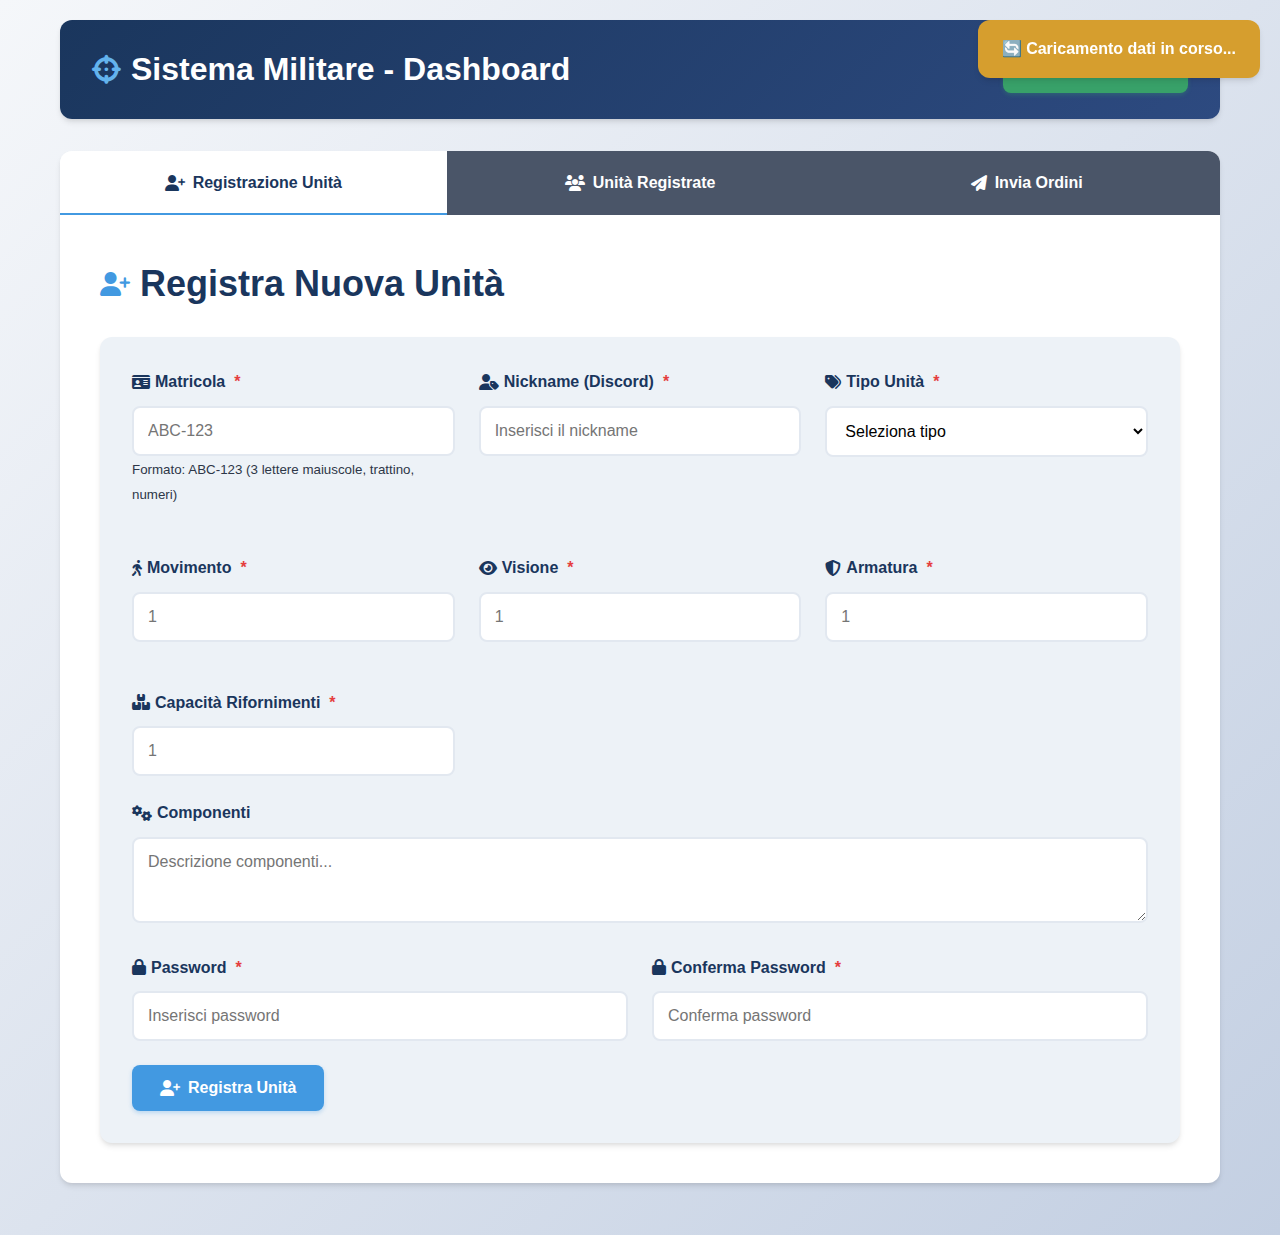
<file: sector-main (2)/index.html>
<!DOCTYPE html>
<html lang="it">
<head>
    <meta charset="UTF-8">
    <meta name="viewport" content="width=device-width, initial-scale=1.0">
    <title>Sistema Militare - Dashboard</title>

    <!-- Styles -->
    <link rel="stylesheet" href="https://cdnjs.cloudflare.com/ajax/libs/font-awesome/6.4.0/css/all.min.css">
    <link rel="stylesheet" href="style.css">
</head>
<body>
    <div class="container">
        <header>
            <div class="header-content">
                <div class="header-title">
                    <i class="fas fa-crosshairs"></i>
                    <h1>Sistema Militare - Dashboard</h1>
                </div>
                <button onclick="loadAllData()" class="btn-success">
                    <i class="fas fa-sync-alt"></i> Aggiorna Dati
                </button>
            </div>
        </header>

        <div class="tabs-container">
            <div class="tabs">
                <div class="tab active" data-tab="register">
                    <i class="fas fa-user-plus"></i> Registrazione Unità
                </div>
                <div class="tab" data-tab="units">
                    <i class="fas fa-users"></i> Unità Registrate
                </div>
                <div class="tab" data-tab="orders">
                    <i class="fas fa-paper-plane"></i> Invia Ordini
                </div>
            </div>

            <!-- Registrazione Unità -->
            <div id="register" class="tab-content active">
                <div class="section-title">
                    <i class="fas fa-user-plus"></i>
                    <h2>Registra Nuova Unità</h2>
                </div>
                
                <div class="form-container">
                    <form id="registrationForm">
                        <div class="form-grid">
                            <div class="form-group">
                                <label for="matricola" class="required">
                                    <i class="fas fa-id-card"></i> Matricola
                                </label>
                                <input type="text" id="matricola" pattern="[A-Z]{3}-[0-9]+" required placeholder="ABC-123">
                                <small>Formato: ABC-123 (3 lettere maiuscole, trattino, numeri)</small>
                            </div>
                            
                            <div class="form-group">
                                <label for="nick" class="required">
                                    <i class="fas fa-user-tag"></i> Nickname (Discord)
                                </label>
                                <input type="text" id="nick" required placeholder="Inserisci il nickname">
                            </div>
                            
                            <div class="form-group">
                                <label for="tipo" class="required">
                                    <i class="fas fa-tags"></i> Tipo Unità
                                </label>
                                <select id="tipo" required>
                                    <option value="">Seleziona tipo</option>
                                    <option value="Fanteria">Fanteria</option>
                                    <option value="Motorizzata">Motorizzata</option>
                                    <option value="Corazzata">Corazzata</option>
                                    <option value="Artiglieria">Artiglieria</option>
                                </select>
                            </div>
                            
                            <div class="form-group">
                                <label for="movimento" class="required">
                                    <i class="fas fa-walking"></i> Movimento
                                </label>
                                <input type="number" id="movimento" min="1" required placeholder="1">
                            </div>
                            
                            <div class="form-group">
                                <label for="visione" class="required">
                                    <i class="fas fa-eye"></i> Visione
                                </label>
                                <input type="number" id="visione" min="1" required placeholder="1">
                            </div>
                            
                            <div class="form-group">
                                <label for="armatura" class="required">
                                    <i class="fas fa-shield-alt"></i> Armatura
                                </label>
                                <input type="number" id="armatura" min="1" required placeholder="1">
                            </div>
                            
                            <div class="form-group">
                                <label for="rifornimenti" class="required">
                                    <i class="fas fa-boxes"></i> Capacità Rifornimenti
                                </label>
                                <input type="number" id="rifornimenti" min="1" required placeholder="1">
                            </div>
                        </div>
                        
                        <div class="form-group">
                            <label for="componenti">
                                <i class="fas fa-cogs"></i> Componenti
                            </label>
                            <textarea id="componenti" rows="3" placeholder="Descrizione componenti..."></textarea>
                        </div>
                        
                        <div class="form-grid">
                            <div class="form-group">
                                <label for="password" class="required">
                                    <i class="fas fa-lock"></i> Password
                                </label>
                                <input type="password" id="password" required placeholder="Inserisci password">
                            </div>
                            
                            <div class="form-group">
                                <label for="confirmPassword" class="required">
                                    <i class="fas fa-lock"></i> Conferma Password
                                </label>
                                <input type="password" id="confirmPassword" required placeholder="Conferma password">
                            </div>
                        </div>
                        
                        <button type="submit">
                            <i class="fas fa-user-plus"></i> Registra Unità
                        </button>
                    </form>
                </div>
            </div>

            <!-- Unità Registrate -->
            <div id="units" class="tab-content">
                <div class="section-title">
                    <i class="fas fa-users"></i>
                    <h2>Unità Registrate</h2>
                </div>
                
                <div class="units-stats">
                    <div class="unit-stat">
                        <div class="unit-stat-value" id="approvedCount">0</div>
                        <div class="unit-stat-label">Approvate</div>
                    </div>
                    <div class="unit-stat">
                        <div class="unit-stat-value" id="pendingCount">0</div>
                        <div class="unit-stat-label">In Attesa</div>
                    </div>
                </div>
                
                <div id="unitsGrid" class="units-grid">
                    <div class="loading">
                        <div class="loading-spinner"></div>
                        <p>Caricamento unità in corso...</p>
                    </div>
                </div>
            </div>

            <!-- Invia Ordini -->
            <div id="orders" class="tab-content">
                <div class="section-title">
                    <i class="fas fa-paper-plane"></i>
                    <h2>Invia Ordini</h2>
                </div>
                
                <div class="card">
                    <div class="form-group">
                        <label for="orderUnit" class="required">
                            <i class="fas fa-user"></i> Seleziona Unitá
                        </label>
                        <select id="orderUnit" required>
                            <option value="">Caricamento unità approvate...</option>
                        </select>
                    </div>
                    
                    <div class="form-group" id="passwordSection" style="display: none;">
                        <label for="unitPassword" class="required">
                            <i class="fas fa-lock"></i> Password Unitá
                        </label>
                        <input type="password" id="unitPassword" placeholder="Inserisci password unità">
                    </div>
                    
                    <div id="orderForm" style="display: none;">
                        <div class="form-group">
                            <label for="orderType" class="required">
                                <i class="fas fa-tasks"></i> Tipo Ordine
                            </label>
                            <select id="orderType" required>
                                <option value="">Seleziona tipo ordine</option>
                                <option value="muoversi">Muoversi</option>
                                <option value="salire">Salire su Mezzo</option>
                                <option value="scendere">Scendere da Mezzo</option>
                                <option value="attivare">Attivare Componenti</option>
                                <option value="cura">Cura</option>
                                <option value="ricaricare">Ricaricare Componente</option>
                                <option value="cedere">Cedere Rifornimenti</option>
                            </select>
                        </div>
                        
                        <div id="orderDetails">
                            <!-- Dettagli dinamici -->
                        </div>
                        
                        <button onclick="addOrderToChain()" class="btn-success">
                            <i class="fas fa-plus"></i> Aggiungi alla Catena
                        </button>
                        
                        <div class="orders-list" id="orderChain" style="display: none;">
                            <h3 class="card-title">
                                <i class="fas fa-link"></i> Catena Ordini
                            </h3>
                            <div id="orderItems"></div>
                            <button onclick="submitAllOrders()" class="btn-success">
                                <i class="fas fa-rocket"></i> Invia Tutti gli Ordini
                            </button>
                        </div>
                    </div>
                </div>
            </div>
        </div>
    </div>

    <div id="notification" class="notification">
        <i class="fas fa-check-circle"></i>
        <span id="notificationText">Operazione completata con successo!</span>
    </div>

    <script>
        
        // Gestione delle tab
        document.querySelectorAll('.tab').forEach(tab => {
            tab.addEventListener('click', () => {
                // Rimuovi classe active da tutte le tab
                document.querySelectorAll('.tab').forEach(t => t.classList.remove('active'));
                document.querySelectorAll('.tab-content').forEach(c => c.classList.remove('active'));
                
                // Aggiungi classe active alla tab cliccata
                tab.classList.add('active');
                
                // Mostra il contenuto corrispondente
                const tabId = tab.getAttribute('data-tab');
                document.getElementById(tabId).classList.add('active');
                
                // Se è la tab delle unità, carica i dati
                if (tabId === 'units') {
                    loadUnitsRegistered();
                }
            });
        });
        
        // Caricamento dati
        async function loadAllData() {
            showNotification('🔄 Caricamento dati in corso...', 'warning');
            const MAP_HEIGHT = 60;
            const MAP_WIDTH = 80;
            //aggiungere data loading con nuova api
        }
        
        // Visualizza unità nella griglia
        function displayUnits(units) {
            const unitsGrid = document.getElementById('unitsGrid');
            
            if (units.length === 0) {
                unitsGrid.innerHTML = `
                    <div class="empty-state">
                        <i class="fas fa-users"></i>
                        <h3>Nessuna unità trovata</h3>
                        <p>Non ci sono unità registrate nel sistema.</p>
                    </div>
                `;
                return;
            }
            
            // Calcola statistiche
            const approvedCount = units.filter(unit => unit.status === 'approved').length;
            const pendingCount = units.filter(unit => unit.status === 'pending').length;
            
            document.getElementById('approvedCount').textContent = approvedCount;
            document.getElementById('pendingCount').textContent = pendingCount;
            
            unitsGrid.innerHTML = units.map(unit => `
                <div class="unit-card ${unit.status === 'approved' ? 'approved' : 'pending'}">
                    <div class="unit-header">
                        <div class="unit-id">${unit.id}</div>
                        <span class="status ${unit.status === 'approved' ? 'status-approved' : 'status-pending'}">
                            <i class="fas ${unit.status === 'approved' ? 'fa-check' : 'fa-clock'}"></i>
                            ${unit.status === 'approved' ? 'Approvata' : 'In Attesa'}
                        </span>
                    </div>
                    <div class="unit-nick">${unit.nick}</div>
                    <div class="unit-details">
                        <div class="unit-detail">
                            <span class="detail-label">Tipo</span>
                            <span class="detail-value">${unit.tipo}</span>
                        </div>
                        <div class="unit-detail">
                            <span class="detail-label">Movimento</span>
                            <span class="detail-value">${unit.movimento}</span>
                        </div>
                        <div class="unit-detail">
                            <span class="detail-label">Visione</span>
                            <span class="detail-value">${unit.visione}</span>
                        </div>
                        <div class="unit-detail">
                            <span class="detail-label">Armatura</span>
                            <span class="detail-value">${unit.armatura}</span>
                        </div>
                        <div class="unit-detail">
                            <span class="detail-label">Rifornimenti</span>
                            <span class="detail-value">${unit.rifornimenti}</span>
                        </div>
                    </div>
                    <div style="margin-top: 15px; display: flex; gap: 10px;">
                        <button class="btn-success" style="padding: 8px 15px; font-size: 0.9rem;">
                            <i class="fas fa-edit"></i> Modifica
                        </button>
                        <button class="btn-danger" style="padding: 8px 15px; font-size: 0.9rem;">
                            <i class="fas fa-trash"></i> Elimina
                        </button>
                    </div>
                </div>
            `).join('');
        }

        // URL DELLE API
        const API_KEY = 'sb_publishable_Lbh2m9zIjUCwEF6PVNbc4g_XkdJ7Gcz';
        const API_URL = "https://sector6080.supabase.co/rest/v1/map?select=*&apikey=" + API_KEY;

        let allUnits = [];
        let approvedUnits = [];
        let currentOrders = [];


        // INIZIALIZZAZIONE
        document.addEventListener('DOMContentLoaded', function() {
            loadAllData();
            setupEventListeners();
            showNotification('Sistema caricato! ID campo trovato: ' + FORM_FIELD_ID, 'success');
        });

        function setupEventListeners() {
            // Gestione tab
            document.querySelectorAll('.tab').forEach(tab => {
                tab.addEventListener('click', () => {
                    document.querySelectorAll('.tab').forEach(t => t.classList.remove('active'));
                    document.querySelectorAll('.tab-content').forEach(c => c.classList.remove('active'));
                    
                    tab.classList.add('active');
                    document.getElementById(tab.dataset.tab).classList.add('active');
                    
                    if (tab.dataset.tab === 'units') {
                        loadUnitsRegistered();
                    } else if (tab.dataset.tab === 'orders') {
                        loadApprovedUnits();
                    }
                });
            });

            // Selezione unità per ordini
            document.getElementById('orderUnit').addEventListener('change', function() {
                if (this.value) {
                    document.getElementById('passwordSection').style.display = 'block';
                } else {
                    document.getElementById('passwordSection').style.display = 'none';
                    document.getElementById('orderForm').style.display = 'none';
                }
            });

            // Verifica password
            document.getElementById('unitPassword').addEventListener('input', function() {
                if (this.value.length > 0) {
                    verifyPassword();
                }
            });

            // Cambio tipo ordine
            document.getElementById('orderType').addEventListener('change', updateOrderDetails);

            // Registrazione form
            document.getElementById('registrationForm').addEventListener('submit', async function(e) {
                e.preventDefault();
                await handleRegistration();
            });
        }

        function processLoadedData(data) {
            if (true) { // Sostituisci con validazione reale del formato dati
                updateStats();
                loadUnitsRegistered();
                loadApprovedUnits();
                showNotification(`✅ Caricati ${allUnits.length} unità`, 'success');
            } else {
                throw new Error('Formato dati non valido');
            }
        }
        


        async function sendData(action, data) {
            if (action === 'register') {
                RegisterUnit(data);
            }else if (action === 'order') {
                SendOrder(data);
            } else {
                showNotification('Azione sconosciuta: ' + action, 'error');
                return false;
            }
            //aggiungere settimeout per ricaricare i dati dopo linvio
        }
       // REGISTRAZIONE UNITÀ
        async function handleRegistration() {
            // Leggi tutti i valori dal form
            const matricola = document.getElementById('matricola').value.trim();
            const password = document.getElementById('password').value;
            const confirmPassword = document.getElementById('confirmPassword').value;
            const nick = document.getElementById('nick').value.trim();
            const tipo = document.getElementById('tipo').value;
            const movimento = document.getElementById('movimento').value;
            const visione = document.getElementById('visione').value;
            const armatura = document.getElementById('armatura').value;
            const rifornimenti = document.getElementById('rifornimenti').value;
            const componenti = document.getElementById('componenti').value.trim();
            
            // Validazione password
            if (password !== confirmPassword) {
                showNotification('Le password non coincidono', 'error');
                return;
            }
            
            if (!password) {
                showNotification('La password è obbligatoria', 'error');
                return;
            }

            // Validazione matricola
            if (!matricola) {
                showNotification('La matricola è obbligatoria', 'error');
                return;
            }
            
            if (allUnits.some(unit => unit.matricola === matricola)) {
                showNotification('Matricola già esistente!', 'error');
                return;
            }

            // Validazione nick
            if (!nick) {
                showNotification('Il nickname è obbligatorio', 'error');
                return;
            }
            
            if (allUnits.some(unit => unit.nick === nick)) {
                showNotification('Nickname già registrato!', 'error');
                return;
            }
            
            // Validazione tipo
            if (!tipo) {
                showNotification('Il tipo unità è obbligatorio', 'error');
                return;
            }
            
            // Prepara i dati da inviare
            const unitData = {
                matricola: matricola,
                password: password,
                nick: nick,
                tipo: tipo,
                movimento: movimento ? parseInt(movimento) : 'N/A',
                visione: visione ? parseInt(visione) : 'N/A',
                armatura: armatura ? parseInt(armatura) : 'N/A',
                rifornimenti: rifornimenti ? parseInt(rifornimenti) : 'N/A',
                componenti: componenti
            };
            
            // Debug: mostra i valori che verranno inviati
            console.log('Dati unità da inviare:', unitData);

            await sendData('register', unitData);
            document.getElementById('registrationForm').reset();
        }

        function loadUnitsRegistered() {
            const grid = document.getElementById('unitsGrid');
            
            if (allUnits.length === 0) {
                grid.innerHTML = '<div class="loading">Nessuna unità registrata</div>';
                return;
            }

            grid.innerHTML = '';
            allUnits.forEach(unit => {
                const card = document.createElement('div');
                card.className = `unit-card ${unit.approvata === 'SI' ? 'approved' : 'pending'}`;
                
                card.innerHTML = `
                    <div style="display: flex; justify-content: space-between; align-items: center; margin-bottom: 10px;">
                        <strong>${unit.matricola}</strong>
                        <span class="status status-${unit.approvata === 'SI' ? 'approved' : 'pending'}">
                            ${unit.approvata === 'SI' ? 'APPROVATA' : 'IN ATTESA'}
                        </span>
                    </div>
                    <div>👤 ${unit.nick}</div>
                    <div>🎯 ${unit.tipo} | 📍 ${unit.posizione}</div>
                    <div>🚶 ${unit.movimento}m | 👁️ ${unit.visione}m | 🛡️ ${unit.armatura}</div>
                    <div>📦 Rifornimenti: ${unit.rifornimenti}</div>
                    <div>🔧 ${unit.componenti || 'Nessuno'}</div>
                `;
                
                grid.appendChild(card);
            });
        }

        function loadApprovedUnits() {
            const select = document.getElementById('orderUnit');
            select.innerHTML = '<option value="">Seleziona unità approvata...</option>';
            
            approvedUnits.forEach(unit => {
                const option = document.createElement('option');
                option.value = unit.matricola;
                option.textContent = `${unit.matricola} - ${unit.nick} (${unit.tipo})`;
                select.appendChild(option);
            });
        }

        async function verifyPassword() {
            const matricole = []
            const password = []
            const inputted_password = ""
            const inputtedMatricola = ""

            for (const unit_matricola of matricole) {
                for (const unit_password of password) {
                    if (unit_matricola === inputtedMatricola) {
                        if (unit_password === inputted_password) {
                            return true;
                    }
                    
                }
            }
            return false;

        }



            const detailsDiv = document.getElementById('orderDetails');
            const type = document.getElementById('orderType').value;
            
            let html = '';
            switch(type) {
                case 'muoversi':
                    html = `<div class="form-group"><label>Casella Destinazione *</label><input type="text" id="orderDestination" placeholder="Es: B2" required></div>`;
                    break;
                case 'salire':
                case 'scendere':
                    html = `<div class="form-group"><label>Posizione *</label><input type="text" id="orderPosition" placeholder="Es: C3" required></div>`;
                    break;
                case 'attivare':
                case 'ricaricare':
                    html = `<div class="form-group"><label>Nome Componente *</label><input type="text" id="orderComponent" placeholder="Es: Fucile" required></div>`;
                    break;
                case 'cedere':
                    html = `
                        <div class="form-group"><label>Unità Destinataria *</label>
                        <select id="orderTarget" required>
                            <option value="">Seleziona unità...</option>
                            ${approvedUnits.filter(u => u.matricola !== document.getElementById('orderUnit').value)
                                .map(u => `<option value="${u.matricola}">${u.matricola} - ${u.nick}</option>`).join('')}
                        </select></div>
                        <div class="form-group"><label>Quantità *</label><input type="number" id="orderQuantity" min="1" required></div>`;
                    break;
                case 'cura':
                    html = '<div class="form-group"><p>💊 Ordine di cura - nessun dettaglio aggiuntivo</p></div>';
                    break;
            }
            
            detailsDiv.innerHTML = html;
        }


        function updateStats() {
            const total = allUnits.length;
            const approved = allUnits.filter(u => u.approvata === 'SI').length;
            const pending = total - approved;

            // Update elements only if they exist
            const totalUnitsEl = document.getElementById('totalUnits');
            if (totalUnitsEl) totalUnitsEl.textContent = total;
            
            const approvedUnitsEl = document.getElementById('approvedUnits');
            if (approvedUnitsEl) approvedUnitsEl.textContent = approved;
            
            const pendingUnitsEl = document.getElementById('pendingUnits');
            if (pendingUnitsEl) pendingUnitsEl.textContent = pending;

            const statsContainer = document.getElementById('statsContainer');
            if (statsContainer) {
                statsContainer.innerHTML = `
                    <div class="stat-card">
                        <div class="stat-number">${total}</div>
                        <div class="stat-label">Unitá Totali</div>
                    </div>
                    <div class="stat-card">
                        <div class="stat-number" style="color: #27ae60;">${approved}</div>
                        <div class="stat-label">Approvate</div>
                    </div>
                    <div class="stat-card">
                        <div class="stat-number" style="color: #f39c12;">${pending}</div>
                        <div class="stat-label">In Attesa</div>
                    </div>
                    <div class="stat-card">
                        <div class="stat-number" style="color: #3498db;">${currentOrders.length}</div>
                        <div class="stat-label">Ordini in Coda</div>
                    </div>
                `;
            }
        }

        function showNotification(message, type) {
            const existing = document.querySelector('.notification');
            if (existing) existing.remove();
            
            const notification = document.createElement('div');
            notification.className = `notification ${type}`;
            notification.textContent = message;
            document.body.appendChild(notification);
            
            setTimeout(() => notification.classList.add('show'), 100);
            setTimeout(() => {
                notification.classList.remove('show');
                setTimeout(() => notification.remove(), 300);
            }, 4000);
        }


    </script>

    <!-- IFRAME NECESSARIO -->
    <iframe name="hiddenFrame" id="hiddenFrame" style="display: none;"></iframe>
</body>
</html>
</file>
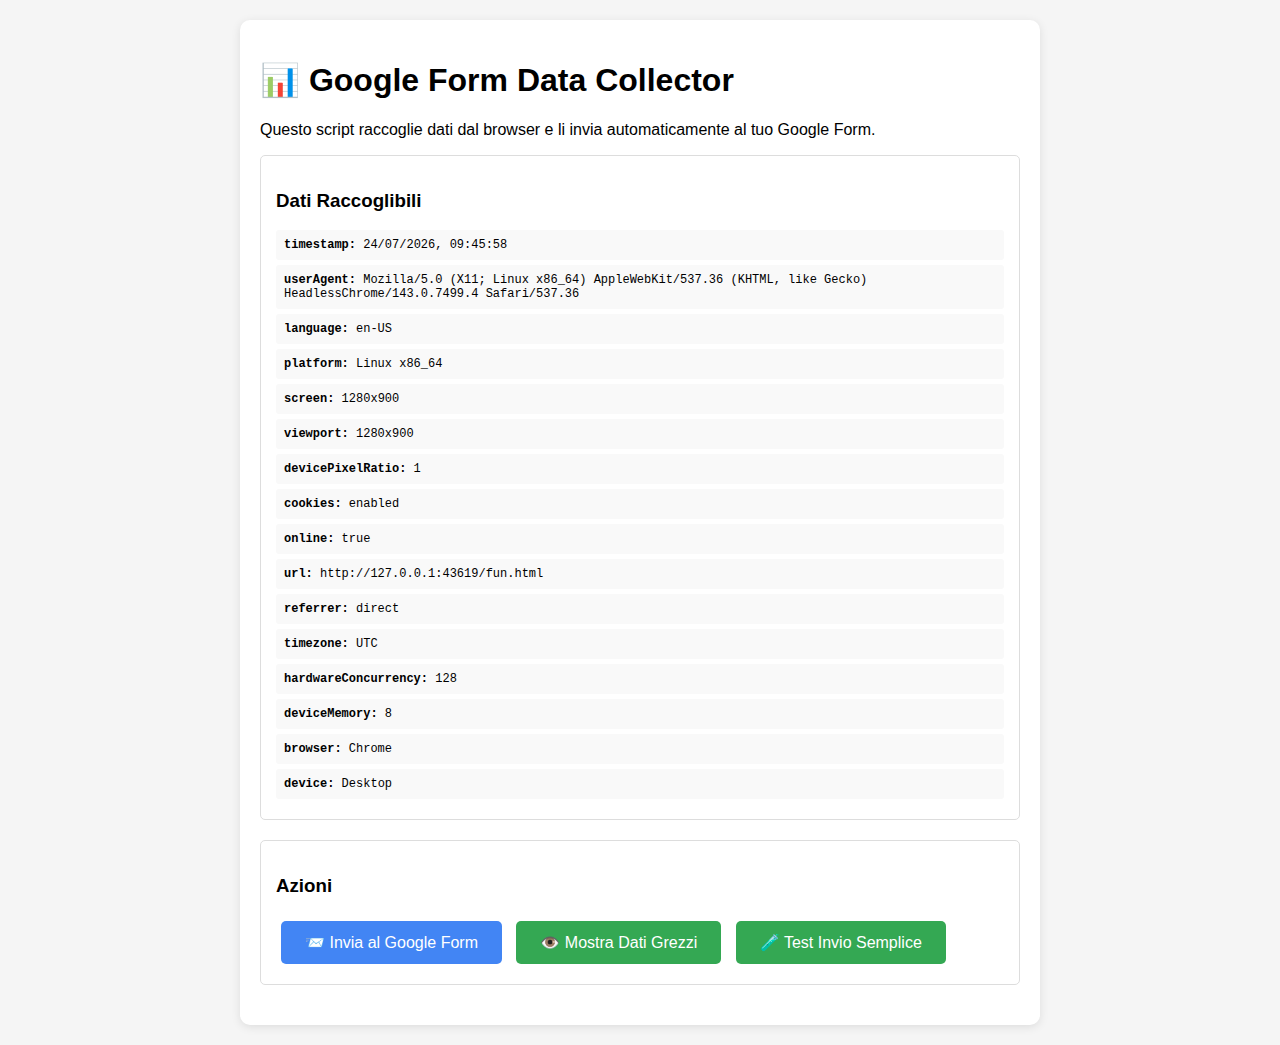
<file: fun.html>
<!DOCTYPE html>
<html lang="it">
<head>
    <meta charset="UTF-8">
    <meta name="viewport" content="width=device-width, initial-scale=1.0">
    <title>Google Form Data Collector</title>
    <style>
        body {
            font-family: Arial, sans-serif;
            max-width: 800px;
            margin: 0 auto;
            padding: 20px;
            background-color: #f5f5f5;
        }
        .container {
            background: white;
            padding: 20px;
            border-radius: 10px;
            box-shadow: 0 2px 10px rgba(0,0,0,0.1);
        }
        .section {
            margin-bottom: 20px;
            padding: 15px;
            border: 1px solid #ddd;
            border-radius: 5px;
        }
        .data-item {
            margin: 5px 0;
            padding: 8px;
            background: #f9f9f9;
            border-radius: 3px;
            font-family: monospace;
            font-size: 12px;
        }
        button {
            background: #4285f4;
            color: white;
            border: none;
            padding: 12px 24px;
            border-radius: 5px;
            cursor: pointer;
            font-size: 16px;
            margin: 5px;
        }
        button:hover {
            background: #3367d6;
        }
        button.secondary {
            background: #34a853;
        }
        .status {
            margin-top: 10px;
            padding: 10px;
            border-radius: 5px;
            font-weight: bold;
        }
        .success { background: #d4edda; color: #155724; }
        .error { background: #f8d7da; color: #721c24; }
        .loading { background: #fff3cd; color: #856404; }
    </style>
</head>
<body>
    <div class="container">
        <h1>📊 Google Form Data Collector</h1>
        <p>Questo script raccoglie dati dal browser e li invia automaticamente al tuo Google Form.</p>
        
        <div class="section">
            <h3>Dati Raccoglibili</h3>
            <div id="dataPreview"></div>
        </div>

        <div class="section">
            <h3>Azioni</h3>
            <button onclick="collectAndSendToForm()">📨 Invia al Google Form</button>
            <button class="secondary" onclick="showRawData()">👁️ Mostra Dati Grezzi</button>
            <button class="secondary" onclick="testFormSubmission()">🧪 Test Invio Semplice</button>
            <div id="status"></div>
        </div>

        <div class="section" id="rawDataSection" style="display: none;">
            <h3>Dati Grezzi</h3>
            <pre id="rawData"></pre>
        </div>
    </div>

    <script>
        // Configurazione del form
        const FORM_URL = 'https://docs.google.com/forms/d/e/1FAIpQLScEUkDuv8YlgvHIzWNIXTbtZJKgzHuW50tjBRGI36_TCLhAww/formResponse';
        const FORM_FIELD_ID = 'entry.81034129';

        // Funzione per raccogliere tutti i dati
        function collectAllData() {
            const data = {
                timestamp: new Date().toLocaleString('it-IT'),
                userAgent: navigator.userAgent,
                language: navigator.language,
                platform: navigator.platform,
                screen: `${screen.width}x${screen.height}`,
                viewport: `${window.innerWidth}x${window.innerHeight}`,
                devicePixelRatio: window.devicePixelRatio,
                cookies: navigator.cookieEnabled ? 'enabled' : 'disabled',
                online: navigator.onLine,
                url: window.location.href,
                referrer: document.referrer || 'direct',
                timezone: Intl.DateTimeFormat().resolvedOptions().timeZone,
                hardwareConcurrency: navigator.hardwareConcurrency,
                deviceMemory: navigator.deviceMemory || 'unknown'
            };

            // Rileva browser
            const ua = navigator.userAgent.toLowerCase();
            if (ua.includes('chrome') && !ua.includes('edg')) data.browser = 'Chrome';
            else if (ua.includes('firefox')) data.browser = 'Firefox';
            else if (ua.includes('safari') && !ua.includes('chrome')) data.browser = 'Safari';
            else if (ua.includes('edg')) data.browser = 'Edge';
            else data.browser = 'Other';

            // Rileva dispositivo
            if (ua.includes('mobile')) data.device = 'Mobile';
            else if (ua.includes('tablet')) data.device = 'Tablet';
            else data.device = 'Desktop';

            return data;
        }

        // Funzione per mostrare l'anteprima dei dati
        function showDataPreview() {
            const data = collectAllData();
            const container = document.getElementById('dataPreview');
            
            let html = '';
            for (const [key, value] of Object.entries(data)) {
                html += `<div class="data-item"><strong>${key}:</strong> ${value}</div>`;
            }
            container.innerHTML = html;
        }

        // Funzione per inviare al Google Form
        async function collectAndSendToForm() {
            const statusDiv = document.getElementById('status');
            statusDiv.innerHTML = '<div class="status loading">Raccolta dati in corso...</div>';

            try {
                const data = collectAllData();
                
                // Prepara i dati per il form
                const formData = new FormData();
                const dataString = JSON.stringify(data, null, 2);
                
                formData.append(FORM_FIELD_ID, dataString);

                statusDiv.innerHTML = '<div class="status loading">Invio al Google Form...</div>';

                // Invia i dati al form
                const response = await fetch(FORM_URL, {
                    method: 'POST',
                    mode: 'no-cors',
                    body: formData
                });

                // Con no-cors non possiamo leggere la response, ma assumiamo successo
                statusDiv.innerHTML = '<div class="status success">✅ Dati inviati con successo al Google Form!</div>';
                
                console.log('Dati inviati:', data);
                
                // Mostra i dati inviati
                showRawData();
                document.getElementById('rawData').textContent = dataString;

            } catch (error) {
                console.error('Errore:', error);
                statusDiv.innerHTML = `<div class="status error">❌ Errore: ${error.message}</div>`;
            }
        }

        // Funzione per test semplice
        async function testFormSubmission() {
            const statusDiv = document.getElementById('status');
            const testData = {
                test: true,
                timestamp: new Date().toLocaleString('it-IT'),
                message: 'Test invio da script',
                userAgent: navigator.userAgent.substring(0, 50) + '...'
            };

            try {
                const formData = new FormData();
                formData.append(FORM_FIELD_ID, JSON.stringify(testData));

                await fetch(FORM_URL, {
                    method: 'POST',
                    mode: 'no-cors',
                    body: formData
                });

                statusDiv.innerHTML = '<div class="status success">✅ Test inviato con successo!</div>';
                console.log('Test data sent:', testData);

            } catch (error) {
                statusDiv.innerHTML = `<div class="status error">❌ Errore test: ${error.message}</div>`;
            }
        }

        // Mostra dati grezzi
        function showRawData() {
            const data = collectAllData();
            document.getElementById('rawData').textContent = JSON.stringify(data, null, 2);
            document.getElementById('rawDataSection').style.display = 'block';
        }

        // Inizializzazione
        document.addEventListener('DOMContentLoaded', function() {
            showDataPreview();
            console.log('Google Form Data Collector ready!');
            console.log('Form Field ID:', FORM_FIELD_ID);
        });

        // Esponi le funzioni globalmente per testing
        window.collectAllData = collectAllData;
        window.sendToForm = collectAndSendToForm;
    </script>
</body>
</html>
</file>
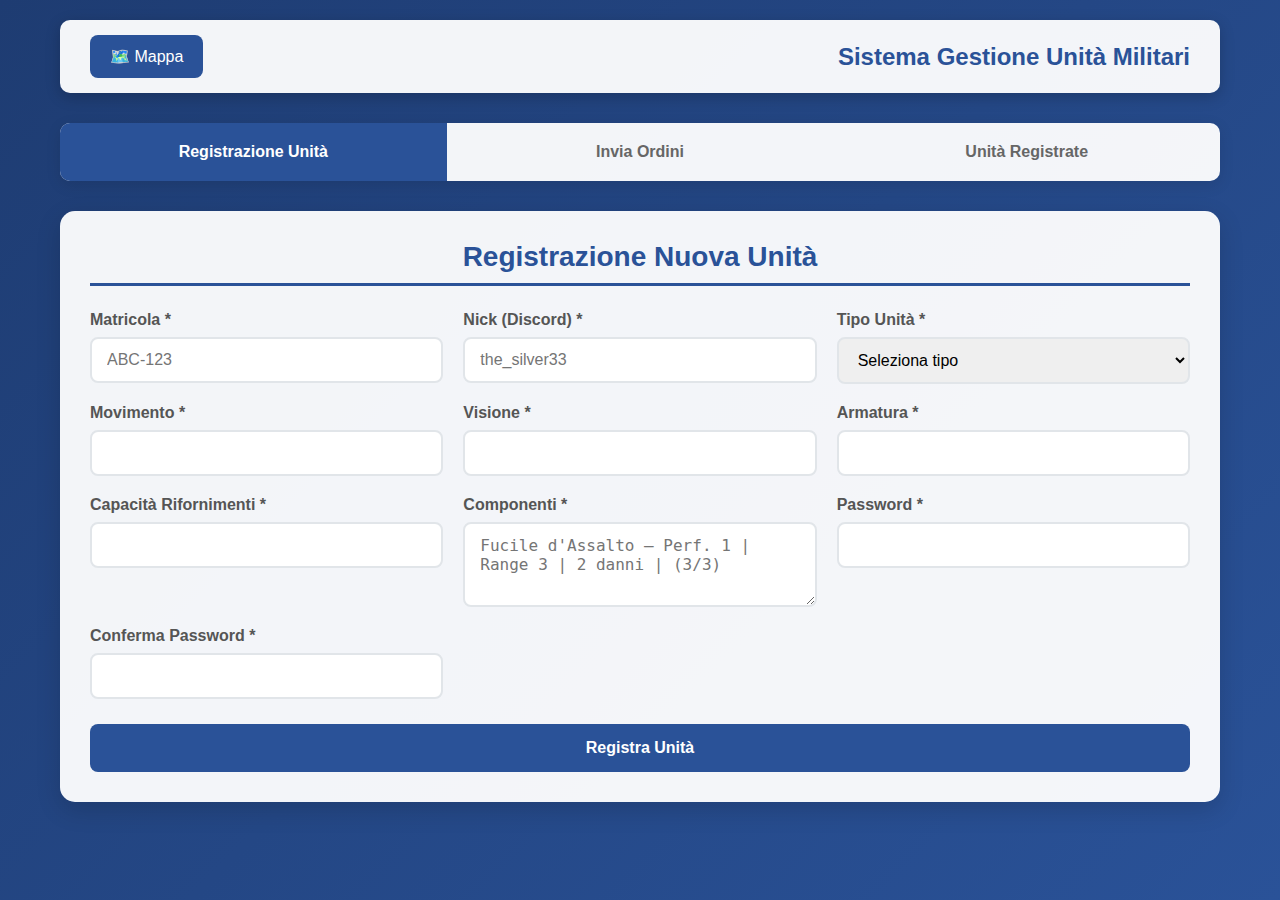
<file: input.html>
<!DOCTYPE html>
<html lang="it">
<head>
    <meta charset="UTF-8">
    <meta name="viewport" content="width=device-width, initial-scale=1.0">
    <title>Sistema Gestione Unità Militari</title>
    <style>
        * {
            margin: 0;
            padding: 0;
            box-sizing: border-box;
        }

        body {
            font-family: 'Segoe UI', Tahoma, Geneva, Verdana, sans-serif;
            background: linear-gradient(135deg, #1e3c72 0%, #2a5298 100%);
            color: #333;
            min-height: 100vh;
        }

        .container {
            max-width: 1200px;
            margin: 0 auto;
            padding: 20px;
        }

        /* Header */
        .header {
            display: flex;
            justify-content: space-between;
            align-items: center;
            background: rgba(255, 255, 255, 0.95);
            padding: 15px 30px;
            border-radius: 10px;
            box-shadow: 0 4px 15px rgba(0, 0, 0, 0.2);
            margin-bottom: 30px;
        }

        .map-btn {
            background: #2a5298;
            color: white;
            border: none;
            padding: 12px 20px;
            border-radius: 8px;
            cursor: pointer;
            font-size: 16px;
            display: flex;
            align-items: center;
            gap: 8px;
            transition: all 0.3s ease;
        }

        .map-btn:hover {
            background: #1e3c72;
            transform: translateY(-2px);
        }

        .logo {
            font-size: 24px;
            font-weight: bold;
            color: #2a5298;
        }

        /* Navigation */
        .nav-tabs {
            display: flex;
            background: rgba(255, 255, 255, 0.95);
            border-radius: 10px;
            margin-bottom: 30px;
            overflow: hidden;
            box-shadow: 0 4px 15px rgba(0, 0, 0, 0.1);
        }

        .nav-tab {
            flex: 1;
            padding: 20px;
            text-align: center;
            cursor: pointer;
            border: none;
            background: transparent;
            font-size: 16px;
            font-weight: 600;
            transition: all 0.3s ease;
            color: #666;
        }

        .nav-tab.active {
            background: #2a5298;
            color: white;
        }

        .nav-tab:hover:not(.active) {
            background: #e9ecef;
        }

        /* Content Sections */
        .content-section {
            display: none;
            background: rgba(255, 255, 255, 0.95);
            padding: 30px;
            border-radius: 15px;
            box-shadow: 0 8px 25px rgba(0, 0, 0, 0.15);
        }

        .content-section.active {
            display: block;
            animation: fadeIn 0.5s ease;
        }

        @keyframes fadeIn {
            from { opacity: 0; transform: translateY(20px); }
            to { opacity: 1; transform: translateY(0); }
        }

        .section-title {
            color: #2a5298;
            margin-bottom: 25px;
            font-size: 28px;
            text-align: center;
            border-bottom: 3px solid #2a5298;
            padding-bottom: 10px;
        }

        /* Forms */
        .form-grid {
            display: grid;
            grid-template-columns: repeat(auto-fit, minmax(300px, 1fr));
            gap: 20px;
            margin-bottom: 25px;
        }

        .form-group {
            display: flex;
            flex-direction: column;
        }

        .form-group label {
            margin-bottom: 8px;
            font-weight: 600;
            color: #555;
        }

        .form-control {
            padding: 12px 15px;
            border: 2px solid #e1e5e9;
            border-radius: 8px;
            font-size: 16px;
            transition: all 0.3s ease;
        }

        .form-control:focus {
            outline: none;
            border-color: #2a5298;
            box-shadow: 0 0 0 3px rgba(42, 82, 152, 0.1);
        }

        .form-control.error {
            border-color: #dc3545;
        }

        .error-message {
            color: #dc3545;
            font-size: 14px;
            margin-top: 5px;
            display: none;
        }

        .btn {
            padding: 15px 30px;
            border: none;
            border-radius: 8px;
            font-size: 16px;
            font-weight: 600;
            cursor: pointer;
            transition: all 0.3s ease;
            text-align: center;
        }

        .btn-primary {
            background: #2a5298;
            color: white;
        }

        .btn-primary:hover {
            background: #1e3c72;
            transform: translateY(-2px);
        }

        .btn-success {
            background: #28a745;
            color: white;
        }

        .btn-success:hover {
            background: #218838;
        }

        .btn-refresh {
            background: #17a2b8;
            color: white;
            padding: 10px 20px;
            margin-bottom: 20px;
        }

        /* Units Grid */
        .units-grid {
            display: grid;
            grid-template-columns: repeat(auto-fill, minmax(350px, 1fr));
            gap: 20px;
        }

        .unit-card {
            background: white;
            border-radius: 10px;
            padding: 20px;
            box-shadow: 0 4px 15px rgba(0, 0, 0, 0.1);
            border-left: 5px solid #2a5298;
            transition: all 0.3s ease;
        }

        .unit-card:hover {
            transform: translateY(-5px);
            box-shadow: 0 8px 25px rgba(0, 0, 0, 0.15);
        }

        .unit-card.pending {
            border-left-color: #ffc107;
        }

        .unit-header {
            display: flex;
            justify-content: space-between;
            align-items: center;
            margin-bottom: 15px;
        }

        .unit-matricola {
            font-weight: bold;
            color: #2a5298;
            font-size: 18px;
        }

        .unit-status {
            padding: 4px 12px;
            border-radius: 20px;
            font-size: 12px;
            font-weight: bold;
        }

        .status-pending {
            background: #fff3cd;
            color: #856404;
        }

        .status-approved {
            background: #d1edff;
            color: #0c5460;
        }

        .unit-details {
            color: #666;
            line-height: 1.6;
        }

        .unit-details div {
            margin-bottom: 5px;
        }

        .view-details-btn {
            background: #6c757d;
            color: white;
            border: none;
            padding: 8px 15px;
            border-radius: 5px;
            cursor: pointer;
            font-size: 14px;
            margin-top: 10px;
            transition: all 0.3s ease;
        }

        .view-details-btn:hover {
            background: #545b62;
        }

        /* Orders Section */
        .order-controls {
            background: #f8f9fa;
            padding: 20px;
            border-radius: 10px;
            margin-bottom: 20px;
        }

        .order-form {
            background: white;
            padding: 20px;
            border-radius: 10px;
            box-shadow: 0 2px 10px rgba(0, 0, 0, 0.1);
            margin-bottom: 15px;
        }

        .order-type {
            margin-bottom: 15px;
        }

        .order-details {
            display: none;
            margin-top: 15px;
            padding: 15px;
            background: #f8f9fa;
            border-radius: 8px;
        }

        .add-order-btn {
            background: #28a745;
            color: white;
            border: none;
            padding: 10px 20px;
            border-radius: 5px;
            cursor: pointer;
            margin-top: 10px;
        }

        /* Modal */
        .modal {
            display: none;
            position: fixed;
            top: 0;
            left: 0;
            width: 100%;
            height: 100%;
            background: rgba(0, 0, 0, 0.5);
            z-index: 1000;
            align-items: center;
            justify-content: center;
        }

        .modal.active {
            display: flex;
        }

        .modal-content {
            background: white;
            padding: 30px;
            border-radius: 15px;
            max-width: 500px;
            width: 90%;
            max-height: 80vh;
            overflow-y: auto;
        }

        .modal-header {
            display: flex;
            justify-content: space-between;
            align-items: center;
            margin-bottom: 20px;
        }

        .modal-title {
            color: #2a5298;
            font-size: 24px;
        }

        .close-modal {
            background: none;
            border: none;
            font-size: 24px;
            cursor: pointer;
            color: #666;
        }

        /* Responsive */
        @media (max-width: 768px) {
            .nav-tabs {
                flex-direction: column;
            }
            
            .form-grid {
                grid-template-columns: 1fr;
            }
            
            .units-grid {
                grid-template-columns: 1fr;
            }
            
            .header {
                flex-direction: column;
                gap: 15px;
            }
        }
    </style>
</head>
<body>
    <div class="container">
        <!-- Header -->
        <div class="header">
            <button class="map-btn" onclick="openMap()">
                🗺️ Mappa
            </button>
            <div class="logo">Sistema Gestione Unità Militari</div>
        </div>

        <!-- Navigation Tabs -->
        <div class="nav-tabs">
            <button class="nav-tab active" onclick="showSection('registration')">Registrazione Unità</button>
            <button class="nav-tab" onclick="showSection('orders')">Invia Ordini</button>
            <button class="nav-tab" onclick="showSection('units')">Unità Registrate</button>
        </div>

        <!-- Registration Section -->
        <section id="registration" class="content-section active">
            <h2 class="section-title">Registrazione Nuova Unità</h2>
            <form id="registrationForm">
                <div class="form-grid">
                    <div class="form-group">
                        <label for="matricola">Matricola *</label>
                        <input type="text" id="matricola" class="form-control" 
                               placeholder="ABC-123" pattern="[A-Z]{3}-\d+"
                               title="3 lettere maiuscole, trattino, numeri">
                        <div class="error-message" id="matricolaError">Formato non valido</div>
                    </div>

                    <div class="form-group">
                        <label for="nick">Nick (Discord) *</label>
                        <input type="text" id="nick" class="form-control" placeholder="the_silver33">
                        <div class="error-message" id="nickError">Nick obbligatorio</div>
                    </div>

                    <div class="form-group">
                        <label for="tipo">Tipo Unità *</label>
                        <select id="tipo" class="form-control">
                            <option value="">Seleziona tipo</option>
                            <option value="Fanteria">Fanteria</option>
                            <option value="Motorizzata">Motorizzata</option>
                            <option value="Corazzata">Corazzata</option>
                            <option value="Artiglieria">Artiglieria</option>
                        </select>
                        <div class="error-message" id="tipoError">Seleziona un tipo</div>
                    </div>

                    <div class="form-group">
                        <label for="movimento">Movimento *</label>
                        <input type="number" id="movimento" class="form-control" min="1" max="10">
                        <div class="error-message" id="movimentoError">Valore obbligatorio</div>
                    </div>

                    <div class="form-group">
                        <label for="visione">Visione *</label>
                        <input type="number" id="visione" class="form-control" min="1" max="10">
                        <div class="error-message" id="visioneError">Valore obbligatorio</div>
                    </div>

                    <div class="form-group">
                        <label for="armatura">Armatura *</label>
                        <input type="number" id="armatura" class="form-control" min="1" max="10">
                        <div class="error-message" id="armaturaError">Valore obbligatorio</div>
                    </div>

                    <div class="form-group">
                        <label for="rifornimenti">Capacità Rifornimenti *</label>
                        <input type="number" id="rifornimenti" class="form-control" min="1" max="10">
                        <div class="error-message" id="rifornimentiError">Valore obbligatorio</div>
                    </div>

                    <div class="form-group">
                        <label for="componenti">Componenti *</label>
                        <textarea id="componenti" class="form-control" rows="3" 
                                  placeholder="Fucile d'Assalto – Perf. 1 | Range 3 | 2 danni | (3/3)"></textarea>
                        <div class="error-message" id="componentiError">Componenti obbligatori</div>
                    </div>

                    <div class="form-group">
                        <label for="password">Password *</label>
                        <input type="password" id="password" class="form-control">
                        <div class="error-message" id="passwordError">Password obbligatoria</div>
                    </div>

                    <div class="form-group">
                        <label for="confirmPassword">Conferma Password *</label>
                        <input type="password" id="confirmPassword" class="form-control">
                        <div class="error-message" id="confirmPasswordError">Le password non coincidono</div>
                    </div>
                </div>

                <button type="submit" class="btn btn-primary" style="width: 100%;">
                    Registra Unità
                </button>
            </form>
        </section>

        <!-- Orders Section -->
        <section id="orders" class="content-section">
            <h2 class="section-title">Invia Ordini</h2>
            <div class="order-controls">
                <div class="form-group">
                    <label for="unitSelect">Seleziona Unità *</label>
                    <select id="unitSelect" class="form-control">
                        <option value="">Caricamento unità...</option>
                    </select>
                </div>
                <div class="form-group">
                    <label for="unitPassword">Password Unità *</label>
                    <input type="password" id="unitPassword" class="form-control">
                </div>
            </div>

            <div id="ordersContainer">
                <!-- Gli ordini verranno aggiunti dinamicamente qui -->
            </div>

            <button class="btn btn-success" onclick="addOrder()" style="margin-right: 10px;">
                + Aggiungi Ordine
            </button>
            <button class="btn btn-primary" onclick="submitAllOrders()">
                Invia Tutti gli Ordini
            </button>
        </section>

        <!-- Units Section -->
        <section id="units" class="content-section">
            <h2 class="section-title">Unità Registrate</h2>
            <button class="btn btn-refresh" onclick="loadUnits()">
                🔄 Aggiorna Lista
            </button>
            <div id="unitsList" class="units-grid">
                <!-- Le unità verranno caricate qui dinamicamente -->
            </div>
        </section>
    </div>

    <!-- Unit Details Modal -->
    <div id="unitModal" class="modal">
        <div class="modal-content">
            <div class="modal-header">
                <h3 class="modal-title">Dettagli Unità</h3>
                <button class="close-modal" onclick="closeModal()">×</button>
            </div>
            <div id="unitModalContent">
                <!-- I dettagli dell'unità verranno inseriti qui -->
            </div>
        </div>
    </div>

    <script>
        // Configurazione API
        const API_URL = 'https://script.google.com/macros/s/AKfycbyaP_Q2vAWxHaJyJRtyOh5pE_7PzpNZtmfVX-uQrmBJa7v_Jhg3RNa2s025dqE01V1Q/exec';

        // Variabili globali
        let approvedUnits = [];
        let currentOrders = [];

        // Funzioni di navigazione
        function showSection(sectionId) {
            // Nascondi tutte le sezioni
            document.querySelectorAll('.content-section').forEach(section => {
                section.classList.remove('active');
            });
            
            // Rimuovi active da tutti i tab
            document.querySelectorAll('.nav-tab').forEach(tab => {
                tab.classList.remove('active');
            });
            
            // Mostra sezione selezionata
            document.getElementById(sectionId).classList.add('active');
            
            // Attiva tab corrispondente
            event.target.classList.add('active');

            // Carica dati se necessario
            if (sectionId === 'units') {
                loadUnits();
            } else if (sectionId === 'orders') {
                loadApprovedUnits();
            }
        }

        function openMap() {
            window.location.href = 'https://the-silver33.github.io/sector/map.html';
        }

        // Gestione Registrazione
        document.getElementById('registrationForm').addEventListener('submit', function(e) {
            e.preventDefault();
            registerUnit();
        });

        function validateForm() {
            let isValid = true;
            const fields = ['matricola', 'nick', 'tipo', 'movimento', 'visione', 'armatura', 'rifornimenti', 'componenti', 'password', 'confirmPassword'];
            
            fields.forEach(field => {
                const element = document.getElementById(field);
                const errorElement = document.getElementById(field + 'Error');
                
                if (field === 'matricola') {
                    const regex = /^[A-Z]{3}-\d+$/;
                    if (!regex.test(element.value)) {
                        element.classList.add('error');
                        errorElement.style.display = 'block';
                        isValid = false;
                    } else {
                        element.classList.remove('error');
                        errorElement.style.display = 'none';
                    }
                } else if (field === 'confirmPassword') {
                    const password = document.getElementById('password').value;
                    if (element.value !== password) {
                        element.classList.add('error');
                        errorElement.style.display = 'block';
                        isValid = false;
                    } else {
                        element.classList.remove('error');
                        errorElement.style.display = 'none';
                    }
                } else if (!element.value.trim()) {
                    element.classList.add('error');
                    errorElement.style.display = 'block';
                    isValid = false;
                } else {
                    element.classList.remove('error');
                    errorElement.style.display = 'none';
                }
            });
            
            return isValid;
        }

        async function registerUnit() {
            if (!validateForm()) {
                alert('Per favore, correggi gli errori nel form.');
                return;
            }

            const unitData = {
                matricola: document.getElementById('matricola').value,
                nick: document.getElementById('nick').value,
                tipo: document.getElementById('tipo').value,
                movimento: parseInt(document.getElementById('movimento').value),
                visione: parseInt(document.getElementById('visione').value),
                armatura: parseInt(document.getElementById('armatura').value),
                rifornimenti: parseInt(document.getElementById('rifornimenti').value),
                componenti: document.getElementById('componenti').value,
                password: document.getElementById('password').value
            };

            try {
                const response = await fetch(API_URL, {
                    method: 'POST',
                    headers: {
                        'Content-Type': 'application/json',
                    },
                    body: JSON.stringify({
                        action: 'register',
                        data: unitData
                    })
                });

                if (response.ok) {
                    alert('Unità registrata con successo! In attesa di approvazione.');
                    document.getElementById('registrationForm').reset();
                } else {
                    throw new Error('Errore nella registrazione');
                }
            } catch (error) {
                alert('Errore durante la registrazione: ' + error.message);
            }
        }

        // Gestione Unità Registrate
        async function loadUnits() {
            try {
                const response = await fetch(API_URL + '?sheet=Unità');
                const data = await response.json();
                
                displayUnits(data);
            } catch (error) {
                console.error('Errore nel caricamento unità:', error);
                document.getElementById('unitsList').innerHTML = '<p>Errore nel caricamento delle unità</p>';
            }
        }

        function displayUnits(unitsData) {
            const unitsList = document.getElementById('unitsList');
            
            if (!unitsData || unitsData.length < 2) {
                unitsList.innerHTML = '<p>Nessuna unità registrata</p>';
                return;
            }

            const headers = unitsData[0];
            const units = unitsData.slice(1);
            
            unitsList.innerHTML = '';

            units.forEach(unit => {
                const unitObj = {};
                headers.forEach((header, index) => {
                    unitObj[header] = unit[index];
                });

                const isApproved = unitObj.approvata === 'si';
                
                const unitCard = document.createElement('div');
                unitCard.className = `unit-card ${isApproved ? '' : 'pending'}`;
                unitCard.innerHTML = `
                    <div class="unit-header">
                        <div class="unit-matricola">${unitObj.matricola || 'N/A'}</div>
                        <div class="unit-status ${isApproved ? 'status-approved' : 'status-pending'}">
                            ${isApproved ? 'SCHIERATA' : 'IN ATTESA'}
                        </div>
                    </div>
                    <div class="unit-details">
                        <div><strong>Nick:</strong> ${unitObj.nick || 'N/A'}</div>
                        <div><strong>Tipo:</strong> ${unitObj.tipo || 'N/A'}</div>
                        <div><strong>Posizione:</strong> ${unitObj.posizione || 'N/A'}</div>
                        ${isApproved ? `
                            <button class="view-details-btn" onclick="showUnitDetails('${unitObj.matricola}')">
                                Visualizza Dettagli
                            </button>
                        ` : '<div style="color: #ffc107; margin-top: 10px;">⏳ In attesa di schieramento</div>'}
                    </div>
                `;
                
                unitsList.appendChild(unitCard);
            });
        }

        // Gestione Ordini
        async function loadApprovedUnits() {
            try {
                const response = await fetch(API_URL + '?sheet=Unità');
                const data = await response.json();
                
                if (data && data.length > 1) {
                    const headers = data[0];
                    approvedUnits = data.slice(1)
                        .filter(unit => {
                            const unitObj = {};
                            headers.forEach((header, index) => {
                                unitObj[header] = unit[index];
                            });
                            return unitObj.approvata === 'si';
                        })
                        .map(unit => {
                            const unitObj = {};
                            headers.forEach((header, index) => {
                                unitObj[header] = unit[index];
                            });
                            return unitObj;
                        });

                    const unitSelect = document.getElementById('unitSelect');
                    unitSelect.innerHTML = '<option value="">Seleziona unità</option>';
                    
                    approvedUnits.forEach(unit => {
                        const option = document.createElement('option');
                        option.value = unit.matricola;
                        option.textContent = `${unit.matricola} - ${unit.nick} (${unit.tipo})`;
                        unitSelect.appendChild(option);
                    });
                }
            } catch (error) {
                console.error('Errore nel caricamento unità approvate:', error);
            }
        }

        function addOrder() {
            const ordersContainer = document.getElementById('ordersContainer');
            const orderId = 'order_' + Date.now();
            
            const orderHtml = `
                <div class="order-form" id="${orderId}">
                    <div class="form-group">
                        <label>Tipo Ordine *</label>
                        <select class="form-control order-type" onchange="showOrderDetails(this)">
                            <option value="">Seleziona tipo ordine</option>
                            <option value="muoversi">Muoversi</option>
                            <option value="attivare_componenti">Attivare componenti</option>
                            <option value="salire_scendere">Salire/Scendere da mezzo</option>
                            <option value="consumare_rifornimenti">Consumare rifornimenti</option>
                            <option value="cedere_rifornimenti">Cedere rifornimenti</option>
                        </select>
                    </div>
                    <div class="order-details" id="${orderId}_details">
                        <!-- Dettagli specifici per ogni tipo di ordine -->
                    </div>
                    <button type="button" class="add-order-btn" onclick="removeOrder('${orderId}')">
                        ❌ Rimuovi Ordine
                    </button>
                </div>
            `;
            
            ordersContainer.insertAdjacentHTML('beforeend', orderHtml);
            currentOrders.push(orderId);
        }

        function showOrderDetails(selectElement) {
            const orderId = selectElement.closest('.order-form').id;
            const detailsDiv = document.getElementById(orderId + '_details');
            const orderType = selectElement.value;
            
            let detailsHtml = '';
            
            switch(orderType) {
                case 'muoversi':
                    detailsHtml = `
                        <div class="form-group">
                            <label>Casella di destinazione *</label>
                            <input type="text" class="form-control" placeholder="Es: B2">
                        </div>
                    `;
                    break;
                    
                case 'cedere_rifornimenti':
                    detailsHtml = `
                        <div class="form-group">
                            <label>Unità destinataria *</label>
                            <select class="form-control">
                                ${approvedUnits.map(unit => 
                                    `<option value="${unit.matricola}">${unit.matricola} - ${unit.nick}</option>`
                                ).join('')}
                            </select>
                        </div>
                        <div class="form-group">
                            <label>Quantità rifornimenti *</label>
                            <input type="number" class="form-control" min="1">
                        </div>
                    `;
                    break;
                    
                case 'consumare_rifornimenti':
                    detailsHtml = `
                        <div class="form-group">
                            <label>Tipo consumo *</label>
                            <select class="form-control" onchange="toggleComponentField(this)">
                                <option value="cura">Cura</option>
                                <option value="ricaricare">Ricaricare componente</option>
                            </select>
                        </div>
                        <div class="form-group" id="${orderId}_componentField" style="display: none;">
                            <label>Componente da ricaricare *</label>
                            <input type="text" class="form-control" placeholder="Nome componente">
                        </div>
                    `;
                    break;
                    
                case 'salire_scendere':
                    detailsHtml = `
                        <div class="form-group">
                            <label>Azione *</label>
                            <select class="form-control">
                                <option value="salire">Salire su mezzo</option>
                                <option value="scendere">Scendere da mezzo</option>
                            </select>
                        </div>
                        <div class="form-group">
                            <label>Posizione *</label>
                            <input type="text" class="form-control" placeholder="Es: C3">
                        </div>
                        <div class="form-group">
                            <label>Matricola mezzo *</label>
                            <input type="text" class="form-control" placeholder="Es: MTR-001">
                        </div>
                    `;
                    break;
                    
                case 'attivare_componenti':
                    detailsHtml = `
                        <div class="form-group">
                            <label>Componente da attivare *</label>
                            <input type="text" class="form-control" placeholder="Nome componente">
                        </div>
                    `;
                    break;
            }
            
            detailsDiv.innerHTML = detailsHtml;
            detailsDiv.style.display = detailsHtml ? 'block' : 'none';
        }

        function toggleComponentField(selectElement) {
            const orderId = selectElement.closest('.order-form').id;
            const componentField = document.getElementById(orderId + '_componentField');
            componentField.style.display = selectElement.value === 'ricaricare' ? 'block' : 'none';
        }

        function removeOrder(orderId) {
            const orderElement = document.getElementById(orderId);
            if (orderElement) {
                orderElement.remove();
            }
            currentOrders = currentOrders.filter(id => id !== orderId);
        }

        async function submitAllOrders() {
            const selectedUnit = document.getElementById('unitSelect').value;
            const password = document.getElementById('unitPassword').value;
            
            if (!selectedUnit || !password) {
                alert('Seleziona un\'unità e inserisci la password');
                return;
            }

            // Qui implementeresti la logica per inviare tutti gli ordini
            alert('Funzionalità di invio ordini da implementare');
        }

        // Modal Functions
        function showUnitDetails(matricola) {
            // Implementa la visualizzazione dei dettagli completi dell'unità
            const unit = approvedUnits.find(u => u.matricola === matricola);
            if (unit) {
                const modalContent = document.getElementById('unitModalContent');
                modalContent.innerHTML = `
                    <div style="line-height: 1.8;">
                        <p><strong>Matricola:</strong> ${unit.matricola}</p>
                        <p><strong>Nick:</strong> ${unit.nick}</p>
                        <p><strong>Tipo:</strong> ${unit.tipo}</p>
                        <p><strong>Posizione:</strong> ${unit.posizione}</p>
                        <p><strong>Movimento:</strong> ${unit.movimento}</p>
                        <p><strong>Visione:</strong> ${unit.visione}</p>
                        <p><strong>Armatura:</strong> ${unit.armatura}</p>
                        <p><strong>Rifornimenti:</strong> ${unit.rifornimenti}</p>
                        <p><strong>Componenti:</strong> ${unit.componenti}</p>
                    </div>
                `;
                document.getElementById('unitModal').classList.add('active');
            }
        }

        function closeModal() {
            document.getElementById('unitModal').classList.remove('active');
        }

        // Inizializzazione
        document.addEventListener('DOMContentLoaded', function() {
            loadApprovedUnits();
        });
    </script>
</body>
</html>
</file>
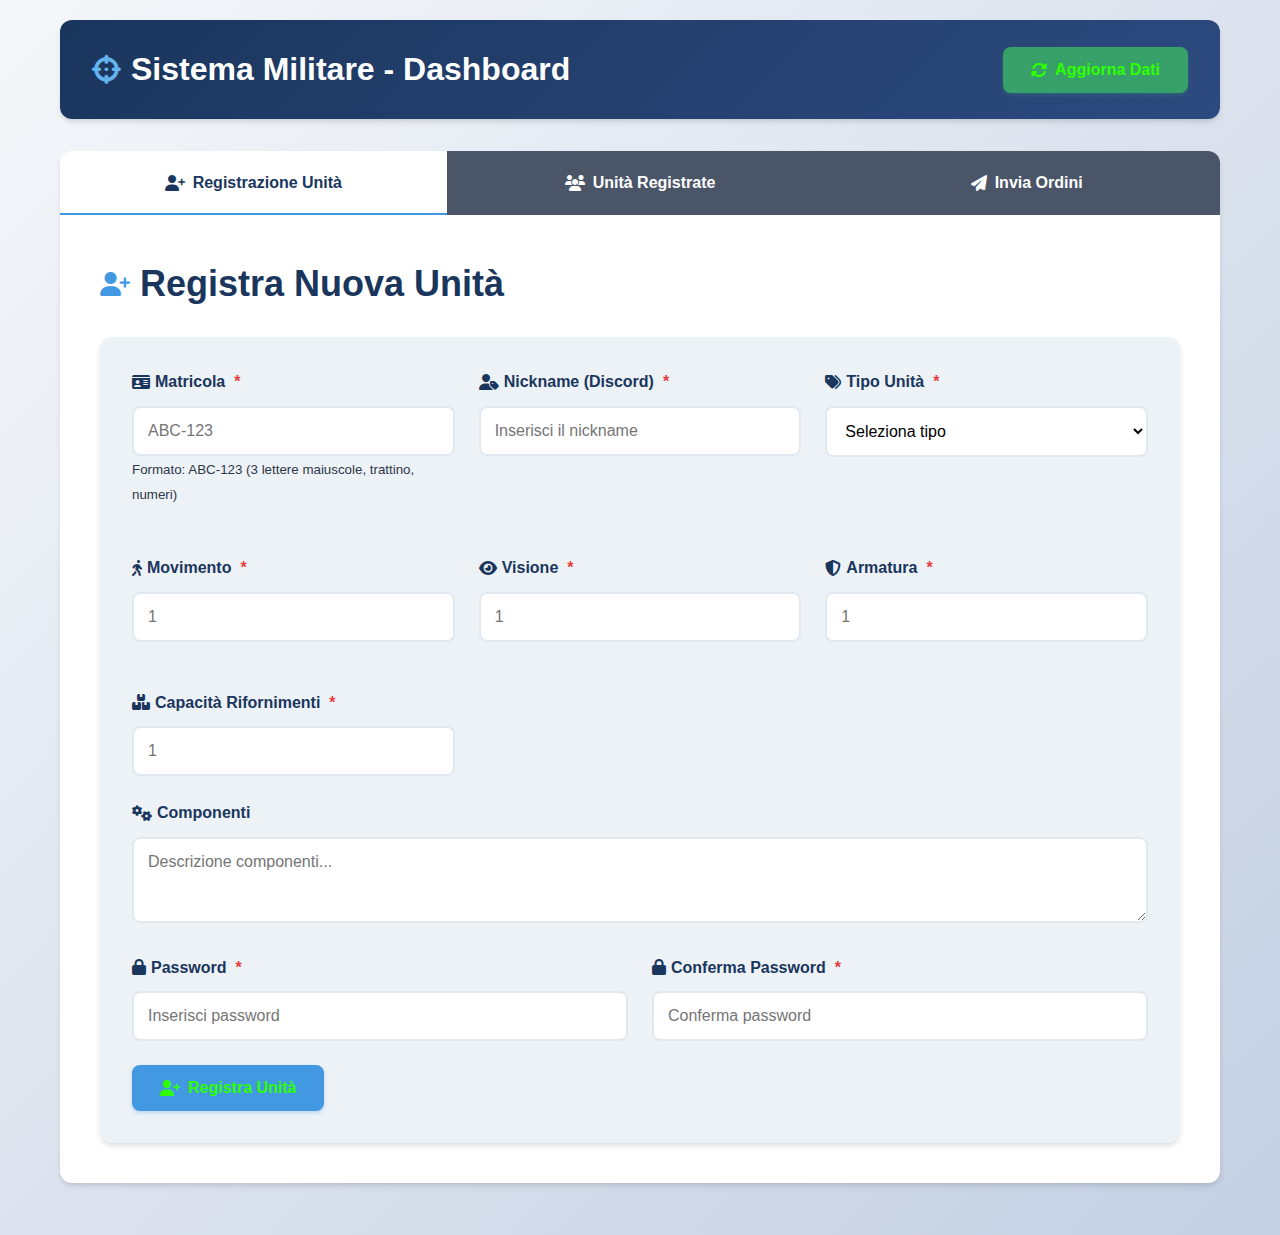
<file: main.html>
<!DOCTYPE html>
<html lang="it">
<head>
    <meta charset="UTF-8">
    <meta name="viewport" content="width=device-width, initial-scale=1.0">
    <title>Sistema Militare - Dashboard</title>

    <!-- Styles -->
    <link rel="stylesheet" href="https://cdnjs.cloudflare.com/ajax/libs/font-awesome/6.4.0/css/all.min.css">
    <link rel="stylesheet" href="style.css">
</head>
<body>
    <div class="container">
        <header>
            <div class="header-content">
                <div class="header-title">
                    <i class="fas fa-crosshairs"></i>
                    <h1>Sistema Militare - Dashboard</h1>
                </div>
                <button onclick="loadAllData()" class="btn-success">
                    <i class="fas fa-sync-alt"></i> Aggiorna Dati
                </button>
            </div>
        </header>

        <div class="tabs-container">
            <div class="tabs">
                <div class="tab active" data-tab="register">
                    <i class="fas fa-user-plus"></i> Registrazione Unità
                </div>
                <div class="tab" data-tab="units">
                    <i class="fas fa-users"></i> Unità Registrate
                </div>
                <div class="tab" data-tab="orders">
                    <i class="fas fa-paper-plane"></i> Invia Ordini
                </div>
            </div>

            <!-- Registrazione Unità -->
            <div id="register" class="tab-content active">
                <div class="section-title">
                    <i class="fas fa-user-plus"></i>
                    <h2>Registra Nuova Unità</h2>
                </div>
                
                <div class="form-container">
                    <form id="registrationForm">
                        <div class="form-grid">
                            <div class="form-group">
                                <label for="matricola" class="required">
                                    <i class="fas fa-id-card"></i> Matricola
                                </label>
                                <input type="text" id="matricola" pattern="[A-Z]{3}-[0-9]+" required placeholder="ABC-123">
                                <small>Formato: ABC-123 (3 lettere maiuscole, trattino, numeri)</small>
                            </div>
                            
                            <div class="form-group">
                                <label for="nick" class="required">
                                    <i class="fas fa-user-tag"></i> Nickname (Discord)
                                </label>
                                <input type="text" id="nick" required placeholder="Inserisci il nickname">
                            </div>
                            
                            <div class="form-group">
                                <label for="tipo" class="required">
                                    <i class="fas fa-tags"></i> Tipo Unità
                                </label>
                                <select id="tipo" required>
                                    <option value="">Seleziona tipo</option>
                                    <option value="Fanteria">Fanteria</option>
                                    <option value="Motorizzata">Motorizzata</option>
                                    <option value="Corazzata">Corazzata</option>
                                    <option value="Artiglieria">Artiglieria</option>
                                </select>
                            </div>
                            
                            <div class="form-group">
                                <label for="movimento" class="required">
                                    <i class="fas fa-walking"></i> Movimento
                                </label>
                                <input type="number" id="movimento" min="1" required placeholder="1">
                            </div>
                            
                            <div class="form-group">
                                <label for="visione" class="required">
                                    <i class="fas fa-eye"></i> Visione
                                </label>
                                <input type="number" id="visione" min="1" required placeholder="1">
                            </div>
                            
                            <div class="form-group">
                                <label for="armatura" class="required">
                                    <i class="fas fa-shield-alt"></i> Armatura
                                </label>
                                <input type="number" id="armatura" min="1" required placeholder="1">
                            </div>
                            
                            <div class="form-group">
                                <label for="rifornimenti" class="required">
                                    <i class="fas fa-boxes"></i> Capacità Rifornimenti
                                </label>
                                <input type="number" id="rifornimenti" min="1" required placeholder="1">
                            </div>
                        </div>
                        
                        <div class="form-group">
                            <label for="componenti">
                                <i class="fas fa-cogs"></i> Componenti
                            </label>
                            <textarea id="componenti" rows="3" placeholder="Descrizione componenti..."></textarea>
                        </div>
                        
                        <div class="form-grid">
                            <div class="form-group">
                                <label for="password" class="required">
                                    <i class="fas fa-lock"></i> Password
                                </label>
                                <input type="password" id="password" required placeholder="Inserisci password">
                            </div>
                            
                            <div class="form-group">
                                <label for="confirmPassword" class="required">
                                    <i class="fas fa-lock"></i> Conferma Password
                                </label>
                                <input type="password" id="confirmPassword" required placeholder="Conferma password">
                            </div>
                        </div>
                        
                        <button type="submit">
                            <i class="fas fa-user-plus"></i> Registra Unità
                        </button>
                    </form>
                </div>
            </div>

            <!-- Unità Registrate -->
            <div id="units" class="tab-content">
                <div class="section-title">
                    <i class="fas fa-users"></i>
                    <h2>Unità Registrate</h2>
                </div>
                
                <div class="units-stats">
                    <div class="unit-stat">
                        <div class="unit-stat-value" id="approvedCount">0</div>
                        <div class="unit-stat-label">Approvate</div>
                    </div>
                    <div class="unit-stat">
                        <div class="unit-stat-value" id="pendingCount">0</div>
                        <div class="unit-stat-label">In Attesa</div>
                    </div>
                </div>
                
                <div id="unitsGrid" class="units-grid">
                    <div class="loading">
                        <div class="loading-spinner"></div>
                        <p>Caricamento unità in corso...</p>
                    </div>
                </div>
            </div>

            <!-- Invia Ordini -->
            <div id="orders" class="tab-content">
                <div class="section-title">
                    <i class="fas fa-paper-plane"></i>
                    <h2>Invia Ordini</h2>
                </div>
                
                <div class="card">
                    <div class="form-group">
                        <label for="orderUnit" class="required">
                            <i class="fas fa-user"></i> Seleziona Unitá
                        </label>
                        <select id="orderUnit" required>
                            <option value="">Caricamento unità approvate...</option>
                        </select>
                    </div>
                    
                    <div class="form-group" id="passwordSection" style="display: none;">
                        <label for="unitPassword" class="required">
                            <i class="fas fa-lock"></i> Password Unitá
                        </label>
                        <input type="password" id="unitPassword" placeholder="Inserisci password unità">
                    </div>
                    
                    <div id="orderForm" style="display: none;">
                        <div class="form-group">
                            <label for="orderType" class="required">
                                <i class="fas fa-tasks"></i> Tipo Ordine
                            </label>
                            <select id="orderType" required>
                                <option value="">Seleziona tipo ordine</option>
                                <option value="muoversi">Muoversi</option>
                                <option value="salire">Salire su Mezzo</option>
                                <option value="scendere">Scendere da Mezzo</option>
                                <option value="attivare">Attivare Componenti</option>
                                <option value="cura">Cura</option>
                                <option value="ricaricare">Ricaricare Componente</option>
                                <option value="cedere">Cedere Rifornimenti</option>
                            </select>
                        </div>
                        
                        <div id="orderDetails">
                            <!-- Dettagli dinamici -->
                        </div>
                        
                        <button onclick="addOrderToChain()" class="btn-success">
                            <i class="fas fa-plus"></i> Aggiungi alla Catena
                        </button>
                        
                        <div class="orders-list" id="orderChain" style="display: none;">
                            <h3 class="card-title">
                                <i class="fas fa-link"></i> Catena Ordini
                            </h3>
                            <div id="orderItems"></div>
                            <button onclick="submitAllOrders()" class="btn-success">
                                <i class="fas fa-rocket"></i> Invia Tutti gli Ordini
                            </button>
                        </div>
                    </div>
                </div>
            </div>
        </div>
    </div>
    <div id="notification" class="notification">
        <i class="fas fa-check-circle"></i>
        <span id="notificationText">Operazione completata con successo!</span>
    </div>
    <script type="module">
        import supabase from './api_stuff/api.js';
        window.supabase = supabase; // Make supabase available globally
        let allUnits = [];
        let approvedUnits = [];
        let currentOrders = [];
        
        document.querySelectorAll('.tab').forEach(tab => {      // Gestione delle tab
            tab.addEventListener('click', () => {
                // Rimuovi classe active da tutte le tab
                document.querySelectorAll('.tab').forEach(t => t.classList.remove('active'));
                document.querySelectorAll('.tab-content').forEach(c => c.classList.remove('active'));
                
                // Aggiungi classe active alla tab cliccata
                tab.classList.add('active');
                
                // Mostra il contenuto corrispondente
                const tabId = tab.getAttribute('data-tab');
                document.getElementById(tabId).classList.add('active');
                
                // Se è la tab delle unità, carica i dati
                if (tabId === 'units') {
                    loadUnitsRegistered();
                }
            });
        });
        
        async function loadAllData() {
            const { data, error } = await supabase.from('units').select('*');
            if (error) {
                showNotification(error, 'error');
            } else {
                showNotification(data, 'success');
            }
            
        }
        
        function displayUnits(units) {
            const unitsGrid = document.getElementById('unitsGrid');
            
            if (units.length === 0) {
                unitsGrid.innerHTML = `
                    <div class="empty-state">
                        <i class="fas fa-users"></i>
                        <h3>Nessuna unità trovata</h3>
                        <p>Non ci sono unità registrate nel sistema.</p>
                    </div>
                `;
                return;
            }
            
            // Calcola statistiche
            const approvedCount = units.filter(unit => unit.status === 'approved').length;
            const pendingCount = units.filter(unit => unit.status === 'pending').length;
            
            document.getElementById('approvedCount').textContent = approvedCount;
            document.getElementById('pendingCount').textContent = pendingCount;
            
            unitsGrid.innerHTML = units.map(unit => `
                <div class="unit-card ${unit.status === 'approved' ? 'approved' : 'pending'}">
                    <div class="unit-header">
                        <div class="unit-id">${unit.id}</div>
                        <span class="status ${unit.status === 'approved' ? 'status-approved' : 'status-pending'}">
                            <i class="fas ${unit.status === 'approved' ? 'fa-check' : 'fa-clock'}"></i>
                            ${unit.status === 'approved' ? 'Approvata' : 'In Attesa'}
                        </span>
                    </div>
                    <div class="unit-nick">${unit.nick}</div>
                    <div class="unit-details">
                        <div class="unit-detail">
                            <span class="detail-label">Tipo</span>
                            <span class="detail-value">${unit.tipo}</span>
                        </div>
                        <div class="unit-detail">
                            <span class="detail-label">Movimento</span>
                            <span class="detail-value">${unit.movimento}</span>
                        </div>
                        <div class="unit-detail">
                            <span class="detail-label">Visione</span>
                            <span class="detail-value">${unit.visione}</span>
                        </div>
                        <div class="unit-detail">
                            <span class="detail-label">Armatura</span>
                            <span class="detail-value">${unit.armatura}</span>
                        </div>
                        <div class="unit-detail">
                            <span class="detail-label">Rifornimenti</span>
                            <span class="detail-value">${unit.rifornimenti}</span>
                        </div>
                    </div>
                    <div style="margin-top: 15px; display: flex; gap: 10px;">
                        <button class="btn-success" style="padding: 8px 15px; font-size: 0.9rem;">
                            <i class="fas fa-edit"></i> Modifica
                        </button>
                        <button class="btn-danger" style="padding: 8px 15px; font-size: 0.9rem;">
                            <i class="fas fa-trash"></i> Elimina
                        </button>
                    </div>
                </div>
            `).join('');
        }

        function setupEventListeners() {
            // Gestione tab
            document.querySelectorAll('.tab').forEach(tab => {
                tab.addEventListener('click', () => {
                    document.querySelectorAll('.tab').forEach(t => t.classList.remove('active'));
                    document.querySelectorAll('.tab-content').forEach(c => c.classList.remove('active'));
                    
                    tab.classList.add('active');
                    document.getElementById(tab.dataset.tab).classList.add('active');
                    
                    if (tab.dataset.tab === 'units') {
                        loadUnitsRegistered();
                    } else if (tab.dataset.tab === 'orders') {
                        loadApprovedUnits();
                    }
                });
            });

            // Selezione unità per ordini
            document.getElementById('orderUnit').addEventListener('change', function() {
                if (this.value) {
                    document.getElementById('passwordSection').style.display = 'block';
                } else {
                    document.getElementById('passwordSection').style.display = 'none';
                    document.getElementById('orderForm').style.display = 'none';
                }
            });

            // Verifica password
            document.getElementById('unitPassword').addEventListener('input', function() {
                if (this.value.length > 0) {
                    verifyPassword();
                }
            });

            // Cambio tipo ordine
            document.getElementById('orderType').addEventListener('change', updateOrderDetails);

            // Registrazione form
            document.getElementById('registrationForm').addEventListener('submit', async function(e) {
                e.preventDefault();
                await handleRegistration();
            });
        }
        
        async function sendData(action, data) {
            result = await supabase.from('orders').insert([data]);

                if (result.error) {
                    showNotification(result.error.message, 'error');
                } else {
                    showNotification(`✅ ${action} inviato`, 'success');
                    loadAllData();
                }
        }

        async function handleRegistration() {
            // Leggi tutti i valori dal form
            const matricola = document.getElementById('matricola').value.trim();
            const password = document.getElementById('password').value;
            const confirmPassword = document.getElementById('confirmPassword').value;
            const nick = document.getElementById('nick').value.trim();
            const tipo = document.getElementById('tipo').value;
            const movimento = document.getElementById('movimento').value;
            const visione = document.getElementById('visione').value;
            const armatura = document.getElementById('armatura').value;
            const rifornimenti = document.getElementById('rifornimenti').value;
            const componenti = document.getElementById('componenti').value.trim();
            
            // Validazione password
            if (!verifyPassword()) {
                showNotification('Le password non coincidono', 'error');
                return;
            }
            
            if (!password) {
                showNotification('La password è obbligatoria', 'error');
                return;
            }

            // Validazione matricola
            if (!matricola) {
                showNotification('La matricola è obbligatoria', 'error');
                return;
            }
            
            if (allUnits.some(unit => unit.matricola === matricola)) {
                showNotification('Matricola già esistente!', 'error');
                return;
            }

            // Validazione nick
            if (!nick) {
                showNotification('Il nickname è obbligatorio', 'error');
                return;
            }
            
            if (allUnits.some(unit => unit.nick === nick)) {
                showNotification('Nickname già registrato!', 'error');
                return;
            }
            
            // Validazione tipo
            if (!tipo) {
                showNotification('Il tipo unità è obbligatorio', 'error');
                return;
            }
            
            // Prepara i dati da inviare
            const unitData = {
                matricola: matricola,
                password: password,
                nick: nick,
                tipo: tipo,
                movimento: movimento ? parseInt(movimento) : 'N/A',
                visione: visione ? parseInt(visione) : 'N/A',
                armatura: armatura ? parseInt(armatura) : 'N/A',
                rifornimenti: rifornimenti ? parseInt(rifornimenti) : 'N/A',
                componenti: componenti
            };
            
            // Debug: mostra i valori che verranno inviati
            console.log('Dati unità da inviare:', unitData);

            await sendData('register', unitData);
            document.getElementById('registrationForm').reset();
        }

        function loadUnitsRegistered() {
            const grid = document.getElementById('unitsGrid');
            
            if (allUnits.length === 0) {
                grid.innerHTML = '<div class="loading">Nessuna unità registrata</div>';
                return;
            }

            grid.innerHTML = '';
            allUnits.forEach(unit => {
                const card = document.createElement('div');
                card.className = `unit-card ${unit.approvata === 'SI' ? 'approved' : 'pending'}`;
                
                card.innerHTML = `
                    <div style="display: flex; justify-content: space-between; align-items: center; margin-bottom: 10px;">
                        <strong>${unit.matricola}</strong>
                        <span class="status status-${unit.approvata === 'SI' ? 'approved' : 'pending'}">
                            ${unit.approvata === 'SI' ? 'APPROVATA' : 'IN ATTESA'}
                        </span>
                    </div>
                    <div>👤 ${unit.nick}</div>
                    <div>🎯 ${unit.tipo} | 📍 ${unit.posizione}</div>
                    <div>🚶 ${unit.movimento}m | 👁️ ${unit.visione}m | 🛡️ ${unit.armatura}</div>
                    <div>📦 Rifornimenti: ${unit.rifornimenti}</div>
                    <div>🔧 ${unit.componenti || 'Nessuno'}</div>
                `;
                
                grid.appendChild(card);
            });
        }

        function loadApprovedUnits() {
            const select = document.getElementById('orderUnit');
            select.innerHTML = '<option value="">Seleziona unità approvata...</option>';
            
            approvedUnits.forEach(unit => {
                const option = document.createElement('option');
                option.value = unit.matricola;
                option.textContent = `${unit.matricola} - ${unit.nick} (${unit.tipo})`;
                select.appendChild(option);
            });
        }

        async function verifyPassword() {
            const matricole = []
            const password = []
            const inputted_password = ""
            const inputtedMatricola = ""

            for (const unit_matricola of matricole) {
                for (const unit_password of password) {
                    if (unit_matricola === inputtedMatricola) {
                        if (unit_password === inputted_password) {
                            return true;
                    }
                    
                }
            }
            return false;

        }



            const detailsDiv = document.getElementById('orderDetails');
            const type = document.getElementById('orderType').value;
            
            let html = '';
            switch(type) {
                case 'muoversi':
                    html = `<div class="form-group"><label>Casella Destinazione *</label><input type="text" id="orderDestination" placeholder="Es: B2" required></div>`;
                    break;
                case 'salire':
                case 'scendere':
                    html = `<div class="form-group"><label>Posizione *</label><input type="text" id="orderPosition" placeholder="Es: C3" required></div>`;
                    break;
                case 'attivare':
                case 'ricaricare':
                    html = `<div class="form-group"><label>Nome Componente *</label><input type="text" id="orderComponent" placeholder="Es: Fucile" required></div>`;
                    break;
                case 'cedere':
                    html = `
                        <div class="form-group"><label>Unità Destinataria *</label>
                        <select id="orderTarget" required>
                            <option value="">Seleziona unità...</option>
                            ${approvedUnits.filter(u => u.matricola !== document.getElementById('orderUnit').value)
                                .map(u => `<option value="${u.matricola}">${u.matricola} - ${u.nick}</option>`).join('')}
                        </select></div>
                        <div class="form-group"><label>Quantità *</label><input type="number" id="orderQuantity" min="1" required></div>`;
                    break;
                case 'cura':
                    html = '<div class="form-group"><p>💊 Ordine di cura - nessun dettaglio aggiuntivo</p></div>';
                    break;
            }
            
            detailsDiv.innerHTML = html;
        }

        function updateStats() {
            const total = allUnits.length;
            const approved = allUnits.filter(u => u.approvata === 'SI').length;
            const pending = total - approved;

            // Update elements only if they exist
            const totalUnitsEl = document.getElementById('totalUnits');
            if (totalUnitsEl) totalUnitsEl.textContent = total;
            
            const approvedUnitsEl = document.getElementById('approvedUnits');
            if (approvedUnitsEl) approvedUnitsEl.textContent = approved;
            
            const pendingUnitsEl = document.getElementById('pendingUnits');
            if (pendingUnitsEl) pendingUnitsEl.textContent = pending;

            const statsContainer = document.getElementById('statsContainer');
            if (statsContainer) {
                statsContainer.innerHTML = `
                    <div class="stat-card">
                        <div class="stat-number">${total}</div>
                        <div class="stat-label">Unitá Totali</div>
                    </div>
                    <div class="stat-card">
                        <div class="stat-number" style="color: #27ae60;">${approved}</div>
                        <div class="stat-label">Approvate</div>
                    </div>
                    <div class="stat-card">
                        <div class="stat-number" style="color: #f39c12;">${pending}</div>
                        <div class="stat-label">In Attesa</div>
                    </div>
                    <div class="stat-card">
                        <div class="stat-number" style="color: #3498db;">${currentOrders.length}</div>
                        <div class="stat-label">Ordini in Coda</div>
                    </div>
                `;
            }
        }

        function showNotification(message, type) {
            const existing = document.querySelector('.notification');
            if (existing) existing.remove();
            
            const notification = document.createElement('div');
            notification.className = `notification ${type}`;
            notification.textContent = message;
            document.body.appendChild(notification);
            
            setTimeout(() => notification.classList.add('show'), 100);
            setTimeout(() => {
                notification.classList.remove('show');
                setTimeout(() => notification.remove(), 300);
            }, 4000);
        }

        document.addEventListener('DOMContentLoaded', function() {
            loadAllData();
            setupEventListeners();
        });

    </script>

    <!-- IFRAME NECESSARIO -->
    <iframe name="hiddenFrame" id="hiddenFrame" style="display: none;"></iframe>
</body>
</html>
</file>
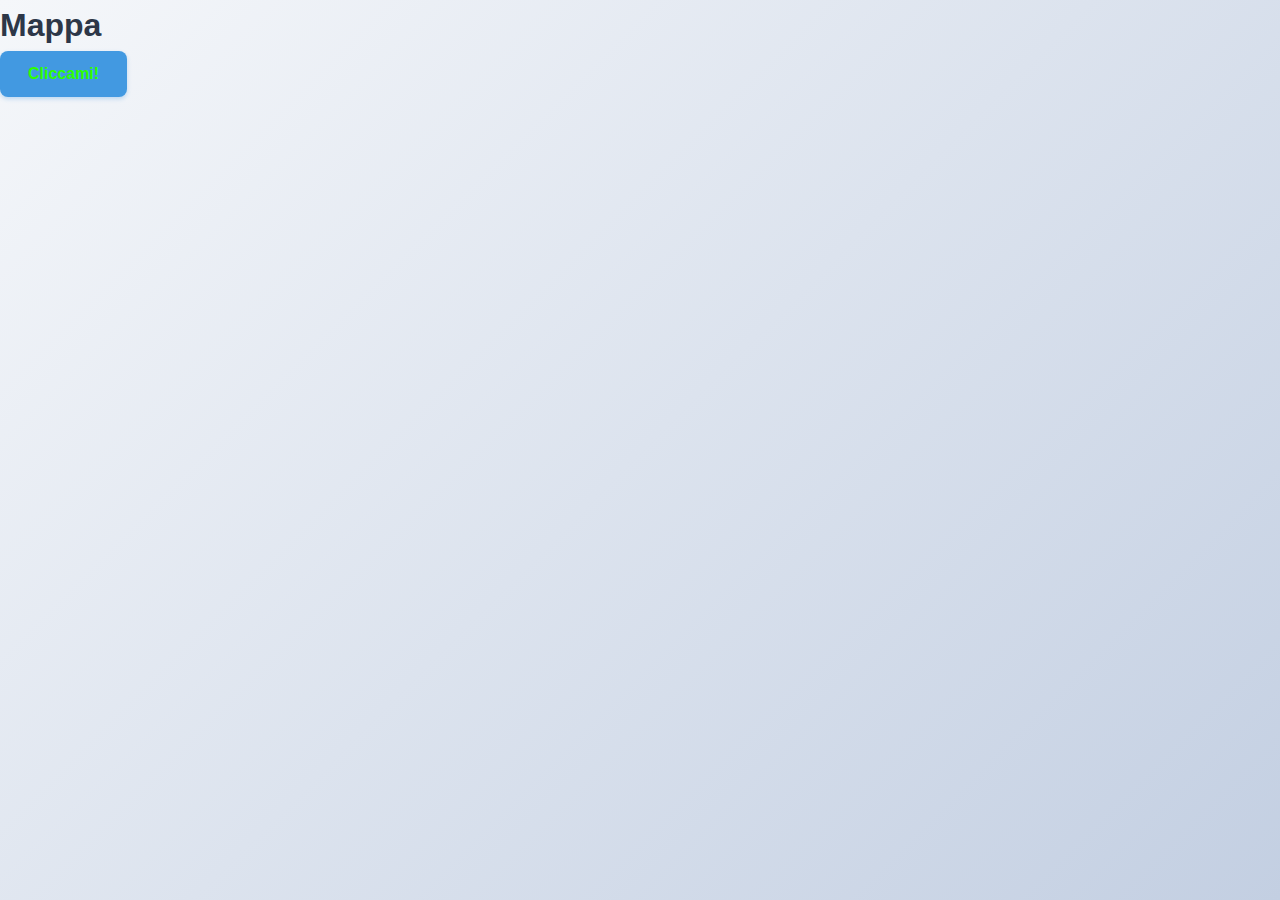
<file: map.html>
<!DOCTYPE html>
<html lang="it">

<head>
	<meta charset="UTF-8">
	<meta name="viewport" content="width=device-width, initial-scale=1.0">
	<title>Griglia 60x80</title>
    <link rel="stylesheet" href="style.css">
</head>

<body>
	<h1>Mappa</h1>

	<button class="grid-button" onclick="handleButtonClick()">Cliccami!</button>

	<div id="zoom-container">
		<div class="grid-container" id="grid">
			<!-- La griglia verrà generata dinamicamente con JavaScript -->
		</div>
	</div>

	<script>

const gridContainer = document.getElementById('grid');
let zoom = 1;

/* ---------------------------
    CREA LA GRIGLIA DINAMICA
----------------------------*/
function createGrid(rows, cols, data) {
  gridContainer.innerHTML = "";

  const CELL_SIZE = 20;
  gridContainer.style.gridTemplateColumns = `repeat(${cols}, ${CELL_SIZE}px)`;
  gridContainer.style.gridAutoRows = `${CELL_SIZE}px`;

  for (let r = 0; r < rows; r++) {
    for (let c = 0; c < cols; c++) {
      const cell = document.createElement("div");
      cell.className = "grid-cell";

      const value = data[r] && data[r][c] ? data[r][c] : "";
      switch(value) { //in caso che ti dimentichi
        case "p": // pianura
          cell.style.backgroundColor = "#7ec850";
          break;
        case "ma": // mare
          cell.style.backgroundColor = "#1e90ff";
          break;
        case "s": // spiaggia
          cell.style.backgroundColor = "#e0c36f";
          break;
        case "f": // fiume
          cell.style.backgroundColor = "#00bfff";
          break;
        case "raf": case "mag": // raffineria e magazzino
          cell.style.backgroundColor = "#a9a9a9";
          break;
        case "ponte": case "har": // ponte (crazy eh) e porto
          cell.style.backgroundColor = "#c48755";
          break;

        default:
          cell.style.backgroundColor = "#222222";
      }


      gridContainer.appendChild(cell);
    }
  }
}


/* ---------------------------
      BOTTONE DI TEST
----------------------------*/
function handleButtonClick() {
  window.location.href = 'https://sector6080.github.io/sector/';
}

/* ---------------------------
     ZOOM + MOVIMENTO
----------------------------*/
let zoomContainer = document.getElementById("zoom-container");

zoomContainer.addEventListener("wheel", e => {
  if (!e.ctrlKey) return;
  e.preventDefault();

  zoom += e.deltaY * -0.001;
  zoom = Math.min(Math.max(zoom, 1), 3);

  gridContainer.style.transform = `scale(${zoom})`;
});

document.addEventListener("keydown", (e) => {

  const step = 50;

  switch (e.key.toLowerCase()) {
    case "arrowup": case "w":
      zoomContainer.scrollTop -= step;
      break;
    case "arrowdown": case "s":
      zoomContainer.scrollTop += step;
      break;
    case "arrowleft": case "a":
      zoomContainer.scrollLeft -= step;
      break;
    case "arrowright": case "d":
      zoomContainer.scrollLeft += step;
      break;
  }
});

/* ---------------------------
              API
----------------------------*/


const API_KEY = "sb_publishable_Lbh2m9zIjUCwEF6PVNbc4g_XkdJ7Gcz";
const API_URL = "https://sector6080.supabase.co/rest/v1/map?select=*&apikey=" + API_KEY;

async function loadSheetData() {


}
  

// carica dati al caricamento pagina
window.addEventListener('DOMContentLoaded', loadSheetData);

</script>

</body>

</html>
</file>
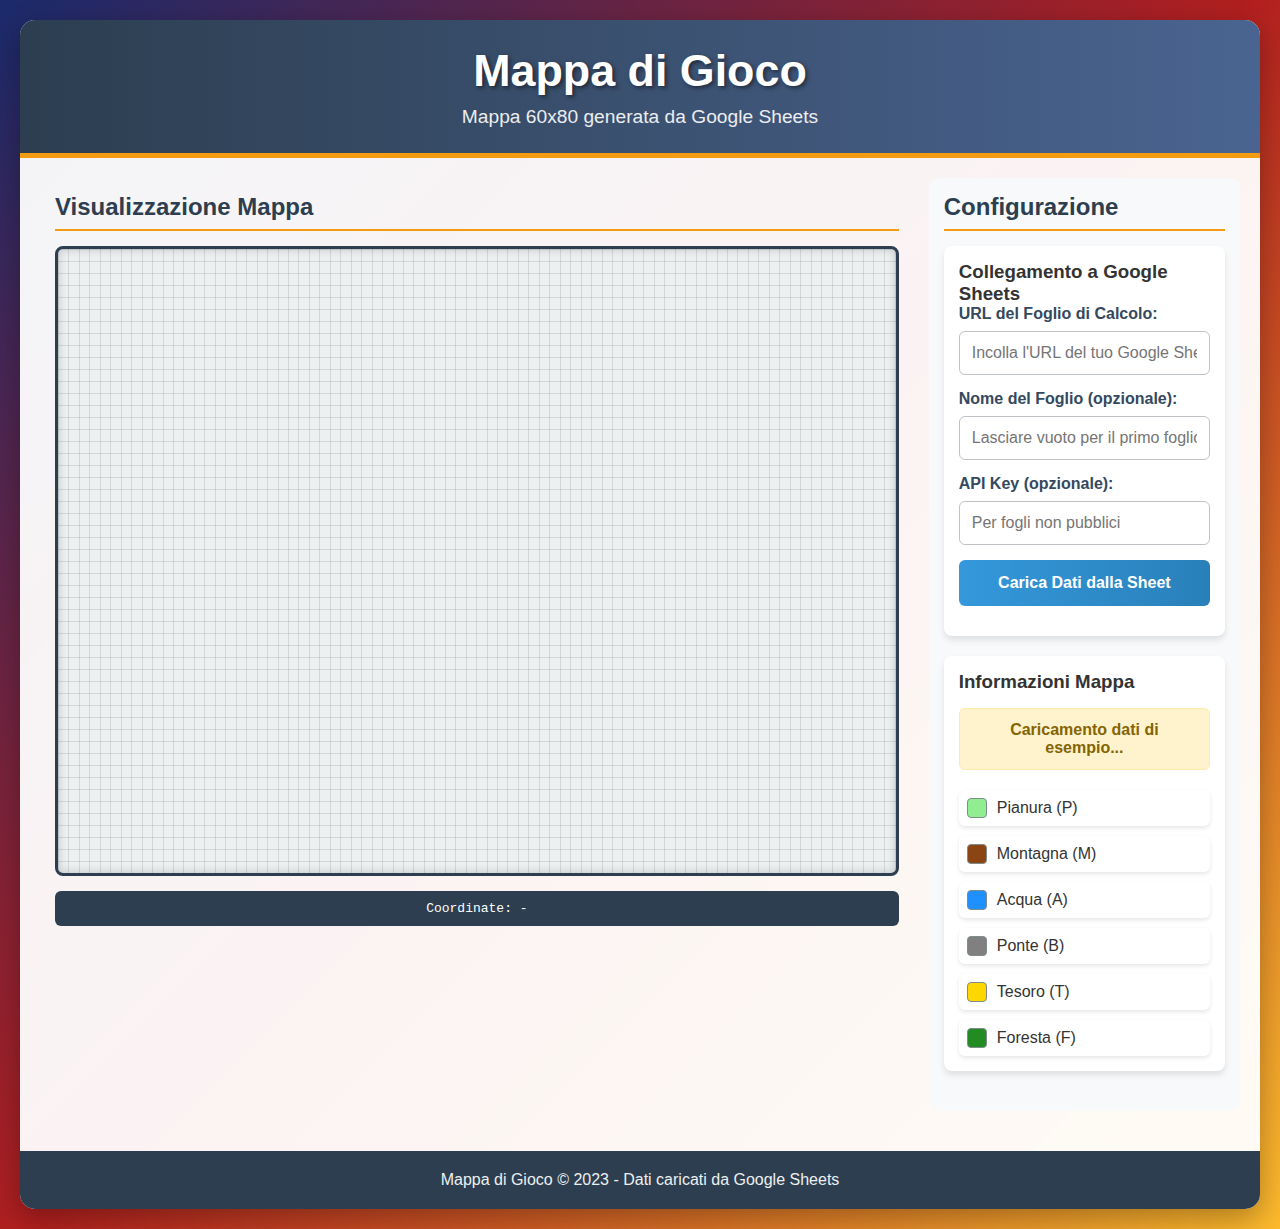
<file: prova.html>
<!DOCTYPE html>
<html lang="it">
<head>
    <meta charset="UTF-8">
    <meta name="viewport" content="width=device-width, initial-scale=1.0">
    <title>Mappa di Gioco - Google Sheets</title>
    <style>
        * {
            margin: 0;
            padding: 0;
            box-sizing: border-box;
            font-family: 'Segoe UI', Tahoma, Geneva, Verdana, sans-serif;
        }
        
        body {
            background: linear-gradient(135deg, #1a2a6c, #b21f1f, #fdbb2d);
            color: #333;
            min-height: 100vh;
            padding: 20px;
        }
        
        .container {
            max-width: 1400px;
            margin: 0 auto;
            background-color: rgba(255, 255, 255, 0.95);
            border-radius: 15px;
            box-shadow: 0 10px 30px rgba(0, 0, 0, 0.3);
            overflow: hidden;
        }
        
        header {
            background: linear-gradient(to right, #2c3e50, #4a6491);
            color: white;
            padding: 25px;
            text-align: center;
            border-bottom: 5px solid #f39c12;
        }
        
        h1 {
            font-size: 2.8rem;
            margin-bottom: 10px;
            text-shadow: 2px 2px 4px rgba(0, 0, 0, 0.5);
        }
        
        .subtitle {
            font-size: 1.2rem;
            opacity: 0.9;
        }
        
        .content {
            display: flex;
            flex-wrap: wrap;
            padding: 20px;
        }
        
        .map-section {
            flex: 3;
            min-width: 300px;
            padding: 15px;
        }
        
        .controls-section {
            flex: 1;
            min-width: 300px;
            padding: 15px;
            background-color: #f8f9fa;
            border-radius: 10px;
            margin-left: 15px;
        }
        
        .map-container {
            border: 3px solid #2c3e50;
            border-radius: 8px;
            overflow: auto;
            max-height: 70vh;
            background-color: #ecf0f1;
            box-shadow: inset 0 0 10px rgba(0, 0, 0, 0.2);
        }
        
        #mapGrid {
            border-collapse: collapse;
            margin: 0 auto;
        }
        
        #mapGrid td {
            width: 12px;
            height: 12px;
            border: 1px solid rgba(0, 0, 0, 0.1);
            transition: all 0.2s ease;
        }
        
        #mapGrid td:hover {
            transform: scale(1.3);
            z-index: 10;
            position: relative;
            box-shadow: 0 0 8px rgba(0, 0, 0, 0.7);
        }
        
        .controls {
            margin-bottom: 25px;
        }
        
        .control-group {
            margin-bottom: 20px;
            padding: 15px;
            background: white;
            border-radius: 8px;
            box-shadow: 0 4px 6px rgba(0, 0, 0, 0.1);
        }
        
        h2 {
            color: #2c3e50;
            margin-bottom: 15px;
            padding-bottom: 8px;
            border-bottom: 2px solid #f39c12;
        }
        
        label {
            display: block;
            margin-bottom: 8px;
            font-weight: 600;
            color: #34495e;
        }
        
        input, button {
            width: 100%;
            padding: 12px;
            margin-bottom: 15px;
            border: 1px solid #bdc3c7;
            border-radius: 6px;
            font-size: 1rem;
        }
        
        button {
            background: linear-gradient(to right, #3498db, #2980b9);
            color: white;
            border: none;
            cursor: pointer;
            font-weight: 600;
            transition: all 0.3s ease;
            padding: 14px;
        }
        
        button:hover {
            background: linear-gradient(to right, #2980b9, #3498db);
            transform: translateY(-2px);
            box-shadow: 0 4px 8px rgba(0, 0, 0, 0.2);
        }
        
        .legend {
            display: grid;
            grid-template-columns: repeat(auto-fill, minmax(150px, 1fr));
            gap: 10px;
            margin-top: 20px;
        }
        
        .legend-item {
            display: flex;
            align-items: center;
            padding: 8px;
            background: white;
            border-radius: 6px;
            box-shadow: 0 2px 4px rgba(0, 0, 0, 0.1);
        }
        
        .legend-color {
            width: 20px;
            height: 20px;
            margin-right: 10px;
            border: 1px solid #7f8c8d;
            border-radius: 4px;
        }
        
        .status {
            padding: 12px;
            border-radius: 6px;
            margin: 15px 0;
            text-align: center;
            font-weight: 600;
        }
        
        .loading {
            background-color: #fff3cd;
            color: #856404;
            border: 1px solid #ffeaa7;
        }
        
        .success {
            background-color: #d1ecf1;
            color: #0c5460;
            border: 1px solid #bee5eb;
        }
        
        .error {
            background-color: #f8d7da;
            color: #721c24;
            border: 1px solid #f5c6cb;
        }
        
        .coordinates {
            margin-top: 15px;
            padding: 10px;
            background: #2c3e50;
            color: white;
            border-radius: 6px;
            text-align: center;
            font-family: monospace;
        }
        
        footer {
            text-align: center;
            padding: 20px;
            background: #2c3e50;
            color: #ecf0f1;
            margin-top: 20px;
        }
        
        @media (max-width: 768px) {
            .content {
                flex-direction: column;
            }
            
            .controls-section {
                margin-left: 0;
                margin-top: 20px;
            }
            
            h1 {
                font-size: 2rem;
            }
        }
    </style>
</head>
<body>
    <div class="container">
        <header>
            <h1>Mappa di Gioco</h1>
            <p class="subtitle">Mappa 60x80 generata da Google Sheets</p>
        </header>
        
        <div class="content">
            <div class="map-section">
                <h2>Visualizzazione Mappa</h2>
                <div class="map-container">
                    <table id="mapGrid"></table>
                </div>
                <div class="coordinates" id="coordinates">Coordinate: -</div>
            </div>
            
            <div class="controls-section">
                <div class="controls">
                    <h2>Configurazione</h2>
                    
                    <div class="control-group">
                        <h3>Collegamento a Google Sheets</h3>
                        <label for="sheetUrl">URL del Foglio di Calcolo:</label>
                        <input type="text" id="sheetUrl" placeholder="Incolla l'URL del tuo Google Sheet">
                        
                        <label for="sheetName">Nome del Foglio (opzionale):</label>
                        <input type="text" id="sheetName" placeholder="Lasciare vuoto per il primo foglio">
                        
                        <label for="apiKey">API Key (opzionale):</label>
                        <input type="text" id="apiKey" placeholder="Per fogli non pubblici">
                        
                        <button id="loadData">Carica Dati dalla Sheet</button>
                    </div>
                    
                    <div class="control-group">
                        <h3>Informazioni Mappa</h3>
                        <div id="statusMessage" class="status">Inserisci l'URL del Google Sheet e clicca "Carica Dati"</div>
                        
                        <div class="legend">
                            <div class="legend-item">
                                <div class="legend-color" style="background-color: #90EE90;"></div>
                                <span>Pianura (P)</span>
                            </div>
                            <div class="legend-item">
                                <div class="legend-color" style="background-color: #8B4513;"></div>
                                <span>Montagna (M)</span>
                            </div>
                            <div class="legend-item">
                                <div class="legend-color" style="background-color: #1E90FF;"></div>
                                <span>Acqua (A)</span>
                            </div>
                            <div class="legend-item">
                                <div class="legend-color" style="background-color: #808080;"></div>
                                <span>Ponte (B)</span>
                            </div>
                            <div class="legend-item">
                                <div class="legend-color" style="background-color: #FFD700;"></div>
                                <span>Tesoro (T)</span>
                            </div>
                            <div class="legend-item">
                                <div class="legend-color" style="background-color: #228B22;"></div>
                                <span>Foresta (F)</span>
                            </div>
                        </div>
                    </div>
                </div>
            </div>
        </div>
        
        <footer>
            <p>Mappa di Gioco &copy; 2023 - Dati caricati da Google Sheets</p>
        </footer>
    </div>

    <script>
        // Definizione dei tipi di terreno e dei loro colori
        const terrainTypes = {
            'P': { name: 'Pianura', color: '#90EE90' },
            'M': { name: 'Montagna', color: '#8B4513' },
            'F': { name: 'Foresta', color: '#228B22' },
            'A': { name: 'Acqua', color: '#1E90FF' },
            'D': { name: 'Deserto', color: '#F0E68C' },
            'S': { name: 'Spiaggia', color: '#F5DEB3' },
            'G': { name: 'Ghiacciaio', color: '#E6F3FF' },
            'V': { name: 'Vulcano', color: '#8B0000' },
            'C': { name: 'Città', color: '#FFA500' },
            'B': { name: 'Ponte', color: '#808080' },
            'T': { name: 'Tesoro', color: '#FFD700' },
            'X': { name: 'Area Speciale', color: '#BA55D3' }
        };

        // Elementi DOM
        const sheetUrlInput = document.getElementById('sheetUrl');
        const sheetNameInput = document.getElementById('sheetName');
        const apiKeyInput = document.getElementById('apiKey');
        const loadDataButton = document.getElementById('loadData');
        const mapGrid = document.getElementById('mapGrid');
        const statusMessage = document.getElementById('statusMessage');
        const coordinatesDisplay = document.getElementById('coordinates');

        // Inizializza la griglia della mappa
        function initializeMapGrid() {
            mapGrid.innerHTML = '';
            
            for (let row = 0; row < 60; row++) {
                const tr = document.createElement('tr');
                
                for (let col = 0; col < 80; col++) {
                    const td = document.createElement('td');
                    td.dataset.row = row;
                    td.dataset.col = col;
                    td.title = `Coordinate: (${row}, ${col}) - Nessun dato`;
                    
                    // Aggiungi event listener per il passaggio del mouse
                    td.addEventListener('mouseover', function() {
                        coordinatesDisplay.textContent = `Coordinate: (${row}, ${col}) - ${this.title.split(' - ')[1]}`;
                    });
                    
                    tr.appendChild(td);
                }
                
                mapGrid.appendChild(tr);
            }
            
            statusMessage.textContent = 'Mappa inizializzata. Carica i dati da Google Sheets.';
            statusMessage.className = 'status success';
        }

        // Estrae l'ID del foglio dall'URL
        function extractSheetId(url) {
            const match = url.match(/\/spreadsheets\/d\/([a-zA-Z0-9-_]+)/);
            return match ? match[1] : null;
        }

        // Carica i dati da Google Sheets
        async function loadDataFromSheet() {
            const sheetUrl = sheetUrlInput.value.trim();
            const sheetName = sheetNameInput.value.trim() || 'Sheet1';
            const apiKey = apiKeyInput.value.trim();
            
            if (!sheetUrl) {
                statusMessage.textContent = 'Inserisci un URL valido di Google Sheets.';
                statusMessage.className = 'status error';
                return;
            }
            
            const sheetId = extractSheetId(sheetUrl);
            if (!sheetId) {
                statusMessage.textContent = 'URL non valido. Assicurati di usare un URL di Google Sheets.';
                statusMessage.className = 'status error';
                return;
            }
            
            statusMessage.textContent = 'Caricamento dati in corso...';
            statusMessage.className = 'status loading';
            
            try {
                // Costruisci l'URL per l'API di Google Sheets
                let url = `https://sheets.googleapis.com/v4/spreadsheets/${sheetId}/values/${sheetName}?`;
                
                if (apiKey) {
                    url += `key=${apiKey}`;
                } else {
                    // Se non c'è API key, assumiamo che il foglio sia pubblico
                    url += `valueRenderOption=UNFORMATTED_VALUE&majorDimension=ROWS`;
                }
                
                const response = await fetch(url);
                
                if (!response.ok) {
                    throw new Error(`Errore nel caricamento: ${response.status} ${response.statusText}`);
                }
                
                const data = await response.json();
                
                if (!data.values || data.values.length === 0) {
                    throw new Error('Nessun dato trovato nel foglio specificato.');
                }
                
                // Aggiorna la mappa con i dati
                updateMapWithData(data.values);
                
                statusMessage.textContent = `Dati caricati con successo! Righe: ${data.values.length}`;
                statusMessage.className = 'status success';
                
            } catch (error) {
                console.error('Errore:', error);
                statusMessage.textContent = `Errore: ${error.message}`;
                statusMessage.className = 'status error';
            }
        }

        // Aggiorna la mappa con i dati ricevuti
        function updateMapWithData(data) {
            for (let row = 0; row < 60; row++) {
                for (let col = 0; col < 80; col++) {
                    const cell = mapGrid.rows[row].cells[col];
                    let terrainCode = 'P'; // Default: Pianura
                    
                    // Se abbiamo dati per questa riga e colonna
                    if (data[row] && data[row][col] !== undefined) {
                        terrainCode = data[row][col].toString().charAt(0).toUpperCase();
                    }
                    
                    // Applica il colore in base al tipo di terreno
                    const terrain = terrainTypes[terrainCode] || terrainTypes['P'];
                    cell.style.backgroundColor = terrain.color;
                    cell.title = `Coordinate: (${row}, ${col}) - ${terrain.name}`;
                }
            }
        }

        // Esempio di dati per test (se non si ha un Google Sheets)
        function loadExampleData() {
            statusMessage.textContent = 'Caricamento dati di esempio...';
            statusMessage.className = 'status loading';
            
            // Simula un ritardo di caricamento
            setTimeout(() => {
                // Crea dati di esempio
                const exampleData = [];
                for (let row = 0; row < 60; row++) {
                    const rowData = [];
                    for (let col = 0; col < 80; col++) {
                        // Crea un modello di terreno interessante
                        if (row < 10 || row > 50 || col < 10 || col > 70) {
                            rowData.push('A'); // Acqua ai bordi
                        } else if (row > 20 && row < 40 && col > 30 && col < 50) {
                            rowData.push('M'); // Montagna al centro
                        } else if ((row + col) % 7 === 0) {
                            rowData.push('F'); // Foreste sparse
                        } else if ((row * col) % 11 === 0) {
                            rowData.push('B'); // Ponti sparsi
                        } else if (row === 30 && col > 15 && col < 65) {
                            rowData.push('B'); // Un ponte orizzontale
                        } else if (col === 40 && row > 10 && row < 50) {
                            rowData.push('B'); // Un ponte verticale
                        } else if ((row * col) % 23 === 0) {
                            rowData.push('T'); // Tesori sparsi
                        } else {
                            rowData.push('P'); // Pianura
                        }
                    }
                    exampleData.push(rowData);
                }
                
                updateMapWithData(exampleData);
                
                statusMessage.textContent = 'Dati di esempio caricati con successo!';
                statusMessage.className = 'status success';
                
                // Inserisci un URL di esempio
                sheetUrlInput.value = 'https://docs.google.com/spreadsheets/d/1Uoz5xYisxmd7uUUIFrsAX-yZ4mckYSUdSopG2pNaL1k/edit?gid=0#gid=0';
            }, 1500);
        }

        // Aggiungi event listeners
        loadDataButton.addEventListener('click', loadDataFromSheet);
        
        // Inizializza la mappa al caricamento della pagina
        document.addEventListener('DOMContentLoaded', function() {
            initializeMapGrid();
            // Carica dati di esempio per dimostrazione
            loadExampleData();
        });
    </script>
</body>
</html>
</file>
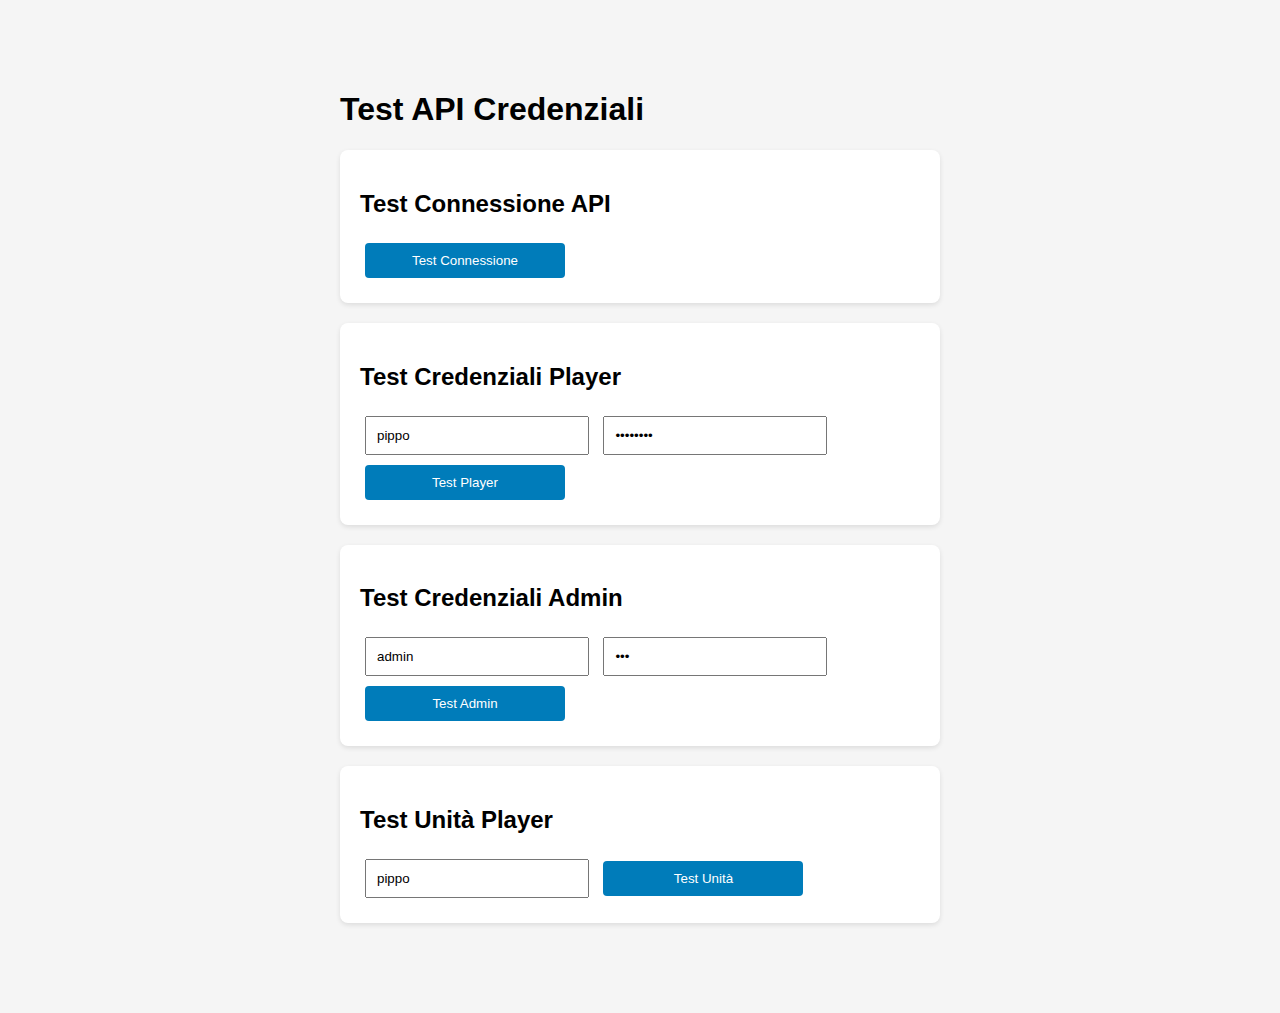
<file: showing.html>
<!DOCTYPE html>
<html lang="it">
<head>
    <meta charset="UTF-8">
    <meta name="viewport" content="width=device-width, initial-scale=1.0">
    <title>Test API Credenziali</title>
    <style>
        body {
            font-family: Arial, sans-serif;
            max-width: 600px;
            margin: 50px auto;
            padding: 20px;
            background-color: #f5f5f5;
        }
        .test-section {
            background: white;
            padding: 20px;
            margin: 20px 0;
            border-radius: 8px;
            box-shadow: 0 2px 5px rgba(0,0,0,0.1);
        }
        input, button {
            padding: 10px;
            margin: 5px;
            width: 200px;
        }
        button {
            background: #007cba;
            color: white;
            border: none;
            cursor: pointer;
            border-radius: 4px;
        }
        button:hover {
            background: #005a87;
        }
        .result {
            margin-top: 10px;
            padding: 10px;
            border-radius: 4px;
        }
        .success {
            background: #d4edda;
            color: #155724;
            border: 1px solid #c3e6cb;
        }
        .error {
            background: #f8d7da;
            color: #721c24;
            border: 1px solid #f5c6cb;
        }
        .loading {
            color: #856404;
            background: #fff3cd;
            border: 1px solid #ffeaa7;
        }
    </style>
</head>
<body>
    <h1>Test API Credenziali</h1>

    <div class="test-section">
        <h2>Test Connessione API</h2>
        <button onclick="testAPI()">Test Connessione</button>
        <div id="apiResult"></div>
    </div>

    <div class="test-section">
        <h2>Test Credenziali Player</h2>
        <input type="text" id="playerUser" placeholder="Username player" value="pippo">
        <input type="password" id="playerPassword" placeholder="Password" value="seygex12">
        <button onclick="testPlayer()">Test Player</button>
        <div id="playerResult"></div>
    </div>

    <div class="test-section">
        <h2>Test Credenziali Admin</h2>
        <input type="text" id="adminUser" placeholder="Username admin" value="admin">
        <input type="password" id="adminPassword" placeholder="Password" value="123">
        <button onclick="testAdmin()">Test Admin</button>
        <div id="adminResult"></div>
    </div>

    <div class="test-section">
        <h2>Test Unità Player</h2>
        <input type="text" id="unitUser" placeholder="Username player" value="pippo">
        <button onclick="testUnit()">Test Unità</button>
        <div id="unitResult"></div>
    </div>

    <script>
        const API_URL = 'https://script.google.com/macros/s/AKfycbzax_zbu_DO5YI-ZrDIQ4TocaCP_ACfpPqzHhEiKDw/dev';
        const API_URL_ALT = 'https://script.googleusercontent.com/macros/echo?user_content_key=[base64]&lib=MLV1ks7wQQ37SnILDHqD1wVTcg6hxLEu9';

        async function testAPI() {
            const resultDiv = document.getElementById('apiResult');
            resultDiv.innerHTML = '<div class="loading">Test in corso...</div>';
            
            try {
                const response = await fetch(API_URL);
                const data = await response.json();
                
                resultDiv.innerHTML = `
                    <div class="success">
                        <strong>✓ API Funziona!</strong><br>
                        Dati ricevuti: ${JSON.stringify(data.data)}
                    </div>
                `;
                console.log('Dati API:', data);
            } catch (error) {
                console.error('Errore API principale:', error);
                
                // Prova con API alternativa
                try {
                    resultDiv.innerHTML = '<div class="loading">Provo API alternativa...</div>';
                    const response = await fetch(API_URL_ALT);
                    const data = await response.json();
                    
                    resultDiv.innerHTML = `
                        <div class="success">
                            <strong>✓ API Alternativa Funziona!</strong><br>
                            Dati ricevuti: ${JSON.stringify(data.data)}
                        </div>
                    `;
                    console.log('Dati API alternativa:', data);
                } catch (fallbackError) {
                    resultDiv.innerHTML = `
                        <div class="error">
                            <strong>✗ Errore API</strong><br>
                            Errore principale: ${error.message}<br>
                            Errore alternativa: ${fallbackError.message}
                        </div>
                    `;
                }
            }
        }

        async function testPlayer() {
            const username = document.getElementById('playerUser').value;
            const password = document.getElementById('playerPassword').value;
            const resultDiv = document.getElementById('playerResult');
            
            resultDiv.innerHTML = '<div class="loading">Verifica in corso...</div>';
            
            try {
                const response = await fetch(API_URL);
                const data = await response.json();
                
                const player = data.data.find(item => 
                    item.user && item.password && 
                    item.user === username && item.password === password
                );
                
                if (player) {
                    resultDiv.innerHTML = `
                        <div class="success">
                            <strong>✓ Credenziali Player Valide!</strong><br>
                            Username: ${player.user}<br>
                            Unità: ${player.unita || 'N/A'}<br>
                            Dati completi: ${JSON.stringify(player)}
                        </div>
                    `;
                } else {
                    resultDiv.innerHTML = `
                        <div class="error">
                            <strong>✗ Credenziali Player Non Valide</strong><br>
                            Username: ${username}<br>
                            Password: ${password}
                        </div>
                    `;
                }
            } catch (error) {
                resultDiv.innerHTML = `
                    <div class="error">
                        <strong>✗ Errore durante la verifica</strong><br>
                        ${error.message}
                    </div>
                `;
            }
        }

        async function testAdmin() {
            const username = document.getElementById('adminUser').value;
            const password = document.getElementById('adminPassword').value;
            const resultDiv = document.getElementById('adminResult');
            
            resultDiv.innerHTML = '<div class="loading">Verifica in corso...</div>';
            
            try {
                const response = await fetch(API_URL);
                const data = await response.json();
                
                const admin = data.data.find(item => 
                    item.user_admin && item.password_admin && 
                    item.user_admin === username && item.password_admin === password
                );
                
                if (admin) {
                    resultDiv.innerHTML = `
                        <div class="success">
                            <strong>✓ Credenziali Admin Valide!</strong><br>
                            Username: ${admin.user_admin}<br>
                            Dati completi: ${JSON.stringify(admin)}
                        </div>
                    `;
                } else {
                    resultDiv.innerHTML = `
                        <div class="error">
                            <strong>✗ Credenziali Admin Non Valide</strong><br>
                            Username: ${username}<br>
                            Password: ${password}
                        </div>
                    `;
                }
            } catch (error) {
                resultDiv.innerHTML = `
                    <div class="error">
                        <strong>✗ Errore durante la verifica</strong><br>
                        ${error.message}
                    </div>
                `;
            }
        }

        async function testUnit() {
            const username = document.getElementById('unitUser').value;
            const resultDiv = document.getElementById('unitResult');
            
            resultDiv.innerHTML = '<div class="loading">Ricerca unità...</div>';
            
            try {
                const response = await fetch(API_URL);
                const data = await response.json();
                
                const player = data.data.find(item => item.user === username);
                
                if (player) {
                    resultDiv.innerHTML = `
                        <div class="success">
                            <strong>✓ Player Trovato!</strong><br>
                            Username: ${player.user}<br>
                            Unità associata: ${player.unita || 'Nessuna unità'}<br>
                            Dati completi: ${JSON.stringify(player)}
                        </div>
                    `;
                } else {
                    resultDiv.innerHTML = `
                        <div class="error">
                            <strong>✗ Player Non Trovato</strong><br>
                            Username: ${username}
                        </div>
                    `;
                }
            } catch (error) {
                resultDiv.innerHTML = `
                    <div class="error">
                        <strong>✗ Errore durante la ricerca</strong><br>
                        ${error.message}
                    </div>
                `;
            }
        }

        // Test automatico al caricamento della pagina
        document.addEventListener('DOMContentLoaded', function() {
            console.log('Pagina caricata - pronta per i test');
        });
    </script>
</body>
</html>
</file>
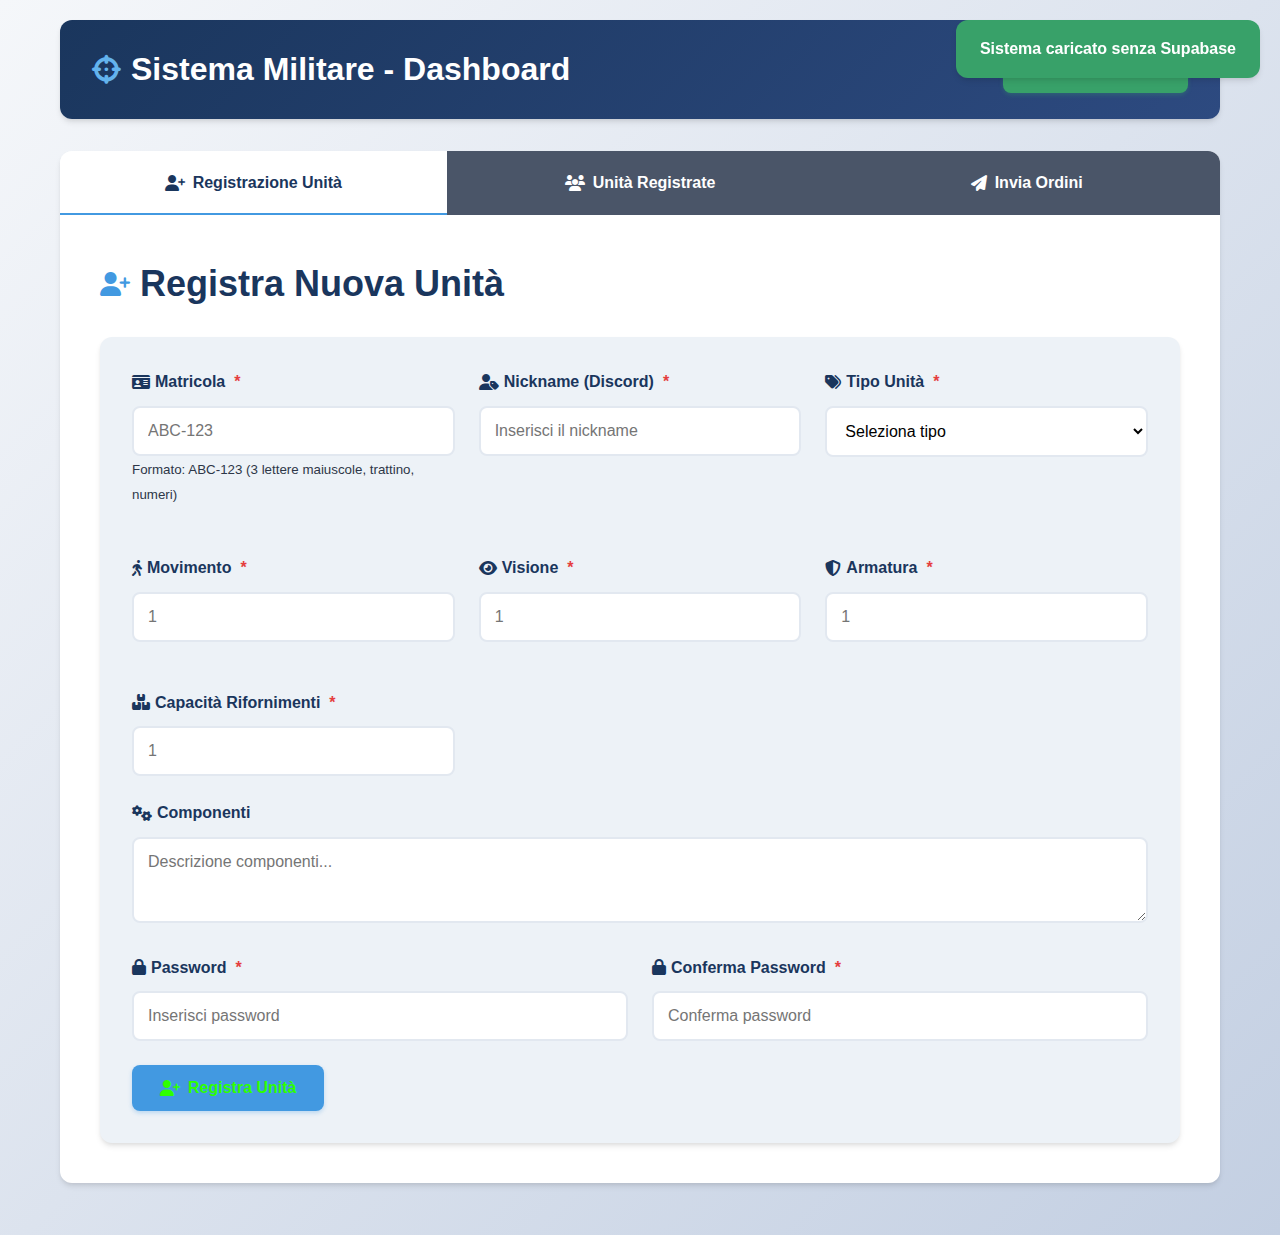
<file: sit.html>
<!DOCTYPE html>
<html lang="it">
<head>
    <meta charset="UTF-8">
    <meta name="viewport" content="width=device-width, initial-scale=1.0">
    <title>Sistema Militare - Dashboard</title>

    <!-- Styles -->
    <link rel="stylesheet" href="https://cdnjs.cloudflare.com/ajax/libs/font-awesome/6.4.0/css/all.min.css">
    <link rel="stylesheet" href="style.css">
</head>
<body>
    <div class="container">
        <header>
            <div class="header-content">
                <div class="header-title">
                    <i class="fas fa-crosshairs"></i>
                    <h1>Sistema Militare - Dashboard</h1>
                </div>
                <button onclick="loadAllData()" class="btn-success">
                    <i class="fas fa-sync-alt"></i> Aggiorna Dati
                </button>
            </div>
        </header>

        <div class="tabs-container">
            <div class="tabs">
                <div class="tab active" data-tab="register">
                    <i class="fas fa-user-plus"></i> Registrazione Unità
                </div>
                <div class="tab" data-tab="units">
                    <i class="fas fa-users"></i> Unità Registrate
                </div>
                <div class="tab" data-tab="orders">
                    <i class="fas fa-paper-plane"></i> Invia Ordini
                </div>
            </div>

            <!-- Registrazione Unità -->
            <div id="register" class="tab-content active">
                <div class="section-title">
                    <i class="fas fa-user-plus"></i>
                    <h2>Registra Nuova Unità</h2>
                </div>
                
                <div class="form-container">
                    <form id="registrationForm">
                        <div class="form-grid">
                            <div class="form-group">
                                <label for="matricola" class="required">
                                    <i class="fas fa-id-card"></i> Matricola
                                </label>
                                <input type="text" id="matricola" pattern="[A-Z]{3}-[0-9]+" required placeholder="ABC-123">
                                <small>Formato: ABC-123 (3 lettere maiuscole, trattino, numeri)</small>
                            </div>
                            
                            <div class="form-group">
                                <label for="nick" class="required">
                                    <i class="fas fa-user-tag"></i> Nickname (Discord)
                                </label>
                                <input type="text" id="nick" required placeholder="Inserisci il nickname">
                            </div>
                            
                            <div class="form-group">
                                <label for="tipo" class="required">
                                    <i class="fas fa-tags"></i> Tipo Unità
                                </label>
                                <select id="tipo" required>
                                    <option value="">Seleziona tipo</option>
                                    <option value="Fanteria">Fanteria</option>
                                    <option value="Motorizzata">Motorizzata</option>
                                    <option value="Corazzata">Corazzata</option>
                                    <option value="Artiglieria">Artiglieria</option>
                                </select>
                            </div>
                            
                            <div class="form-group">
                                <label for="movimento" class="required">
                                    <i class="fas fa-walking"></i> Movimento
                                </label>
                                <input type="number" id="movimento" min="1" required placeholder="1">
                            </div>
                            
                            <div class="form-group">
                                <label for="visione" class="required">
                                    <i class="fas fa-eye"></i> Visione
                                </label>
                                <input type="number" id="visione" min="1" required placeholder="1">
                            </div>
                            
                            <div class="form-group">
                                <label for="armatura" class="required">
                                    <i class="fas fa-shield-alt"></i> Armatura
                                </label>
                                <input type="number" id="armatura" min="1" required placeholder="1">
                            </div>
                            
                            <div class="form-group">
                                <label for="rifornimenti" class="required">
                                    <i class="fas fa-boxes"></i> Capacità Rifornimenti
                                </label>
                                <input type="number" id="rifornimenti" min="1" required placeholder="1">
                            </div>
                        </div>
                        
                        <div class="form-group">
                            <label for="componenti">
                                <i class="fas fa-cogs"></i> Componenti
                            </label>
                            <textarea id="componenti" rows="3" placeholder="Descrizione componenti..."></textarea>
                        </div>
                        
                        <div class="form-grid">
                            <div class="form-group">
                                <label for="password" class="required">
                                    <i class="fas fa-lock"></i> Password
                                </label>
                                <input type="password" id="password" required placeholder="Inserisci password">
                            </div>
                            
                            <div class="form-group">
                                <label for="confirmPassword" class="required">
                                    <i class="fas fa-lock"></i> Conferma Password
                                </label>
                                <input type="password" id="confirmPassword" required placeholder="Conferma password">
                            </div>
                        </div>
                        
                        <button type="submit">
                            <i class="fas fa-user-plus"></i> Registra Unità
                        </button>
                    </form>
                </div>
            </div>

            <!-- Unità Registrate -->
            <div id="units" class="tab-content">
                <div class="section-title">
                    <i class="fas fa-users"></i>
                    <h2>Unità Registrate</h2>
                </div>
                
                <div class="units-stats">
                    <div class="unit-stat">
                        <div class="unit-stat-value" id="approvedCount">0</div>
                        <div class="unit-stat-label">Approvate</div>
                    </div>
                    <div class="unit-stat">
                        <div class="unit-stat-value" id="pendingCount">0</div>
                        <div class="unit-stat-label">In Attesa</div>
                    </div>
                </div>
                
                <div id="unitsGrid" class="units-grid">
                    <div class="loading">
                        <div class="loading-spinner"></div>
                        <p>Caricamento unità in corso...</p>
                    </div>
                </div>
            </div>

            <!-- Invia Ordini -->
            <div id="orders" class="tab-content">
                <div class="section-title">
                    <i class="fas fa-paper-plane"></i>
                    <h2>Invia Ordini</h2>
                </div>
                
                <div class="card">
                    <div class="form-group">
                        <label for="orderUnit" class="required">
                            <i class="fas fa-user"></i> Seleziona Unitá
                        </label>
                        <select id="orderUnit" required>
                            <option value="">Caricamento unità approvate...</option>
                        </select>
                    </div>
                    
                    <div class="form-group" id="passwordSection" style="display: none;">
                        <label for="unitPassword" class="required">
                            <i class="fas fa-lock"></i> Password Unitá
                        </label>
                        <input type="password" id="unitPassword" placeholder="Inserisci password unità">
                    </div>
                    
                    <div id="orderForm" style="display: none;">
                        <div class="form-group">
                            <label for="orderType" class="required">
                                <i class="fas fa-tasks"></i> Tipo Ordine
                            </label>
                            <select id="orderType" required>
                                <option value="">Seleziona tipo ordine</option>
                                <option value="muoversi">Muoversi</option>
                                <option value="salire">Salire su Mezzo</option>
                                <option value="scendere">Scendere da Mezzo</option>
                                <option value="attivare">Attivare Componenti</option>
                                <option value="cura">Cura</option>
                                <option value="ricaricare">Ricaricare Componente</option>
                                <option value="cedere">Cedere Rifornimenti</option>
                            </select>
                        </div>
                        
                        <div id="orderDetails">
                            <!-- Dettagli dinamici -->
                        </div>
                        
                        <button onclick="addOrderToChain()" class="btn-success">
                            <i class="fas fa-plus"></i> Aggiungi alla Catena
                        </button>
                        
                        <div class="orders-list" id="orderChain" style="display: none;">
                            <h3 class="card-title">
                                <i class="fas fa-link"></i> Catena Ordini
                            </h3>
                            <div id="orderItems"></div>
                            <button onclick="submitAllOrders()" class="btn-success">
                                <i class="fas fa-rocket"></i> Invia Tutti gli Ordini
                            </button>
                        </div>
                    </div>
                </div>
            </div>
        </div>
    </div>
    <div id="notification" class="notification">
        <i class="fas fa-check-circle"></i>
        <span id="notificationText">Operazione completata con successo!</span>
    </div>
    <script>
        // Temporaneamente disabilitato Supabase per test di caricamento pagina
        // import supabase from './api_stuff/api.js';
        // window.supabase = supabase; // Make supabase available globally
        
        let allUnits = [];
        let approvedUnits = [];
        let currentOrders = [];
        
        document.querySelectorAll('.tab').forEach(tab => {      // Gestione delle tab
            tab.addEventListener('click', () => {
                // Rimuovi classe active da tutte le tab
                document.querySelectorAll('.tab').forEach(t => t.classList.remove('active'));
                document.querySelectorAll('.tab-content').forEach(c => c.classList.remove('active'));
                
                // Aggiungi classe active alla tab cliccata
                tab.classList.add('active');
                
                // Mostra il contenuto corrispondente
                const tabId = tab.getAttribute('data-tab');
                document.getElementById(tabId).classList.add('active');
                
                // Se è la tab delle unità, carica i dati
                if (tabId === 'units') {
                    loadUnitsRegistered();
                }
            });
        });
        
        async function loadAllData() {
            // Temporaneamente disabilitato Supabase
            showNotification('Sistema caricato senza Supabase', 'success');
            
        }
        
        function displayUnits(units) {
            const unitsGrid = document.getElementById('unitsGrid');
            
            if (units.length === 0) {
                unitsGrid.innerHTML = `
                    <div class="empty-state">
                        <i class="fas fa-users"></i>
                        <h3>Nessuna unità trovata</h3>
                        <p>Non ci sono unità registrate nel sistema.</p>
                    </div>
                `;
                return;
            }
            
            // Calcola statistiche
            const approvedCount = units.filter(unit => unit.status === 'approved').length;
            const pendingCount = units.filter(unit => unit.status === 'pending').length;
            
            document.getElementById('approvedCount').textContent = approvedCount;
            document.getElementById('pendingCount').textContent = pendingCount;
            
            unitsGrid.innerHTML = units.map(unit => `
                <div class="unit-card ${unit.status === 'approved' ? 'approved' : 'pending'}">
                    <div class="unit-header">
                        <div class="unit-id">${unit.id}</div>
                        <span class="status ${unit.status === 'approved' ? 'status-approved' : 'status-pending'}">
                            <i class="fas ${unit.status === 'approved' ? 'fa-check' : 'fa-clock'}"></i>
                            ${unit.status === 'approved' ? 'Approvata' : 'In Attesa'}
                        </span>
                    </div>
                    <div class="unit-nick">${unit.nick}</div>
                    <div class="unit-details">
                        <div class="unit-detail">
                            <span class="detail-label">Tipo</span>
                            <span class="detail-value">${unit.tipo}</span>
                        </div>
                        <div class="unit-detail">
                            <span class="detail-label">Movimento</span>
                            <span class="detail-value">${unit.movimento}</span>
                        </div>
                        <div class="unit-detail">
                            <span class="detail-label">Visione</span>
                            <span class="detail-value">${unit.visione}</span>
                        </div>
                        <div class="unit-detail">
                            <span class="detail-label">Armatura</span>
                            <span class="detail-value">${unit.armatura}</span>
                        </div>
                        <div class="unit-detail">
                            <span class="detail-label">Rifornimenti</span>
                            <span class="detail-value">${unit.rifornimenti}</span>
                        </div>
                    </div>
                    <div style="margin-top: 15px; display: flex; gap: 10px;">
                        <button class="btn-success" style="padding: 8px 15px; font-size: 0.9rem;">
                            <i class="fas fa-edit"></i> Modifica
                        </button>
                        <button class="btn-danger" style="padding: 8px 15px; font-size: 0.9rem;">
                            <i class="fas fa-trash"></i> Elimina
                        </button>
                    </div>
                </div>
            `).join('');
        }

        function setupEventListeners() {
            // Gestione tab
            document.querySelectorAll('.tab').forEach(tab => {
                tab.addEventListener('click', () => {
                    document.querySelectorAll('.tab').forEach(t => t.classList.remove('active'));
                    document.querySelectorAll('.tab-content').forEach(c => c.classList.remove('active'));
                    
                    tab.classList.add('active');
                    document.getElementById(tab.dataset.tab).classList.add('active');
                    
                    if (tab.dataset.tab === 'units') {
                        loadUnitsRegistered();
                    } else if (tab.dataset.tab === 'orders') {
                        loadApprovedUnits();
                    }
                });
            });

            // Selezione unità per ordini
            document.getElementById('orderUnit').addEventListener('change', function() {
                if (this.value) {
                    document.getElementById('passwordSection').style.display = 'block';
                } else {
                    document.getElementById('passwordSection').style.display = 'none';
                    document.getElementById('orderForm').style.display = 'none';
                }
            });

            // Verifica password
            document.getElementById('unitPassword').addEventListener('input', function() {
                if (this.value.length > 0) {
                    verifyPassword();
                }
            });

            // Cambio tipo ordine
            document.getElementById('orderType').addEventListener('change', updateOrderDetails);

            // Registrazione form
            document.getElementById('registrationForm').addEventListener('submit', async function(e) {
                e.preventDefault();
                await handleRegistration();
            });
        }
        
        async function sendData(action, data) {
            // Temporaneamente disabilitato Supabase
            console.log('sendData called with', action, data);
            showNotification(`Richiesta ${action} simulata`, 'info');
        }

        async function handleRegistration() {
            // Leggi tutti i valori dal form
            const matricola = document.getElementById('matricola').value.trim();
            const password = document.getElementById('password').value;
            const confirmPassword = document.getElementById('confirmPassword').value;
            const nick = document.getElementById('nick').value.trim();
            const tipo = document.getElementById('tipo').value;
            const movimento = document.getElementById('movimento').value;
            const visione = document.getElementById('visione').value;
            const armatura = document.getElementById('armatura').value;
            const rifornimenti = document.getElementById('rifornimenti').value;
            const componenti = document.getElementById('componenti').value.trim();
            
            // Validazione password
            if (!verifyPassword()) {
                showNotification('Le password non coincidono', 'error');
                return;
            }
            
            if (!password) {
                showNotification('La password è obbligatoria', 'error');
                return;
            }

            // Validazione matricola
            if (!matricola) {
                showNotification('La matricola è obbligatoria', 'error');
                return;
            }
            
            if (allUnits.some(unit => unit.matricola === matricola)) {
                showNotification('Matricola già esistente!', 'error');
                return;
            }

            // Validazione nick
            if (!nick) {
                showNotification('Il nickname è obbligatorio', 'error');
                return;
            }
            
            if (allUnits.some(unit => unit.nick === nick)) {
                showNotification('Nickname già registrato!', 'error');
                return;
            }
            
            // Validazione tipo
            if (!tipo) {
                showNotification('Il tipo unità è obbligatorio', 'error');
                return;
            }
            
            // Prepara i dati da inviare
            const unitData = {
                matricola: matricola,
                password: password,
                nick: nick,
                tipo: tipo,
                movimento: movimento ? parseInt(movimento) : 'N/A',
                visione: visione ? parseInt(visione) : 'N/A',
                armatura: armatura ? parseInt(armatura) : 'N/A',
                rifornimenti: rifornimenti ? parseInt(rifornimenti) : 'N/A',
                componenti: componenti
            };
            
            // Debug: mostra i valori che verranno inviati
            console.log('Dati unità da inviare:', unitData);

            await sendData('register', unitData);
            document.getElementById('registrationForm').reset();
        }

        function loadUnitsRegistered() {
            const grid = document.getElementById('unitsGrid');
            
            if (allUnits.length === 0) {
                grid.innerHTML = '<div class="loading">Nessuna unità registrata</div>';
                return;
            }

            grid.innerHTML = '';
            allUnits.forEach(unit => {
                const card = document.createElement('div');
                card.className = `unit-card ${unit.approvata === 'SI' ? 'approved' : 'pending'}`;
                
                card.innerHTML = `
                    <div style="display: flex; justify-content: space-between; align-items: center; margin-bottom: 10px;">
                        <strong>${unit.matricola}</strong>
                        <span class="status status-${unit.approvata === 'SI' ? 'approved' : 'pending'}">
                            ${unit.approvata === 'SI' ? 'APPROVATA' : 'IN ATTESA'}
                        </span>
                    </div>
                    <div>👤 ${unit.nick}</div>
                    <div>🎯 ${unit.tipo} | 📍 ${unit.posizione}</div>
                    <div>🚶 ${unit.movimento}m | 👁️ ${unit.visione}m | 🛡️ ${unit.armatura}</div>
                    <div>📦 Rifornimenti: ${unit.rifornimenti}</div>
                    <div>🔧 ${unit.componenti || 'Nessuno'}</div>
                `;
                
                grid.appendChild(card);
            });
        }

        function loadApprovedUnits() {
            const select = document.getElementById('orderUnit');
            select.innerHTML = '<option value="">Seleziona unità approvata...</option>';
            
            approvedUnits.forEach(unit => {
                const option = document.createElement('option');
                option.value = unit.matricola;
                option.textContent = `${unit.matricola} - ${unit.nick} (${unit.tipo})`;
                select.appendChild(option);
            });
        }

        async function verifyPassword() {
            const matricole = []
            const password = []
            const inputted_password = ""
            const inputtedMatricola = ""

            for (const unit_matricola of matricole) {
                for (const unit_password of password) {
                    if (unit_matricola === inputtedMatricola) {
                        if (unit_password === inputted_password) {
                            return true;
                    }
                    
                }
            }
            return false;

        }



            const detailsDiv = document.getElementById('orderDetails');
            const type = document.getElementById('orderType').value;
            
            let html = '';
            switch(type) {
                case 'muoversi':
                    html = `<div class="form-group"><label>Casella Destinazione *</label><input type="text" id="orderDestination" placeholder="Es: B2" required></div>`;
                    break;
                case 'salire':
                case 'scendere':
                    html = `<div class="form-group"><label>Posizione *</label><input type="text" id="orderPosition" placeholder="Es: C3" required></div>`;
                    break;
                case 'attivare':
                case 'ricaricare':
                    html = `<div class="form-group"><label>Nome Componente *</label><input type="text" id="orderComponent" placeholder="Es: Fucile" required></div>`;
                    break;
                case 'cedere':
                    html = `
                        <div class="form-group"><label>Unità Destinataria *</label>
                        <select id="orderTarget" required>
                            <option value="">Seleziona unità...</option>
                            ${approvedUnits.filter(u => u.matricola !== document.getElementById('orderUnit').value)
                                .map(u => `<option value="${u.matricola}">${u.matricola} - ${u.nick}</option>`).join('')}
                        </select></div>
                        <div class="form-group"><label>Quantità *</label><input type="number" id="orderQuantity" min="1" required></div>`;
                    break;
                case 'cura':
                    html = '<div class="form-group"><p>💊 Ordine di cura - nessun dettaglio aggiuntivo</p></div>';
                    break;
            }
            
            detailsDiv.innerHTML = html;
        }

        function updateStats() {
            const total = allUnits.length;
            const approved = allUnits.filter(u => u.approvata === 'SI').length;
            const pending = total - approved;

            // Update elements only if they exist
            const totalUnitsEl = document.getElementById('totalUnits');
            if (totalUnitsEl) totalUnitsEl.textContent = total;
            
            const approvedUnitsEl = document.getElementById('approvedUnits');
            if (approvedUnitsEl) approvedUnitsEl.textContent = approved;
            
            const pendingUnitsEl = document.getElementById('pendingUnits');
            if (pendingUnitsEl) pendingUnitsEl.textContent = pending;

            const statsContainer = document.getElementById('statsContainer');
            if (statsContainer) {
                statsContainer.innerHTML = `
                    <div class="stat-card">
                        <div class="stat-number">${total}</div>
                        <div class="stat-label">Unitá Totali</div>
                    </div>
                    <div class="stat-card">
                        <div class="stat-number" style="color: #27ae60;">${approved}</div>
                        <div class="stat-label">Approvate</div>
                    </div>
                    <div class="stat-card">
                        <div class="stat-number" style="color: #f39c12;">${pending}</div>
                        <div class="stat-label">In Attesa</div>
                    </div>
                    <div class="stat-card">
                        <div class="stat-number" style="color: #3498db;">${currentOrders.length}</div>
                        <div class="stat-label">Ordini in Coda</div>
                    </div>
                `;
            }
        }

        function showNotification(message, type) {
            const existing = document.querySelector('.notification');
            if (existing) existing.remove();
            
            const notification = document.createElement('div');
            notification.className = `notification ${type}`;
            notification.textContent = message;
            document.body.appendChild(notification);
            
            setTimeout(() => notification.classList.add('show'), 100);
            setTimeout(() => {
                notification.classList.remove('show');
                setTimeout(() => notification.remove(), 300);
            }, 4000);
        }

        document.addEventListener('DOMContentLoaded', function() {
            loadAllData();
            setupEventListeners();
        });

    </script>

    <!-- IFRAME NECESSARIO -->
    <iframe name="hiddenFrame" id="hiddenFrame" style="display: none;"></iframe>
</body>
</html>
</file>
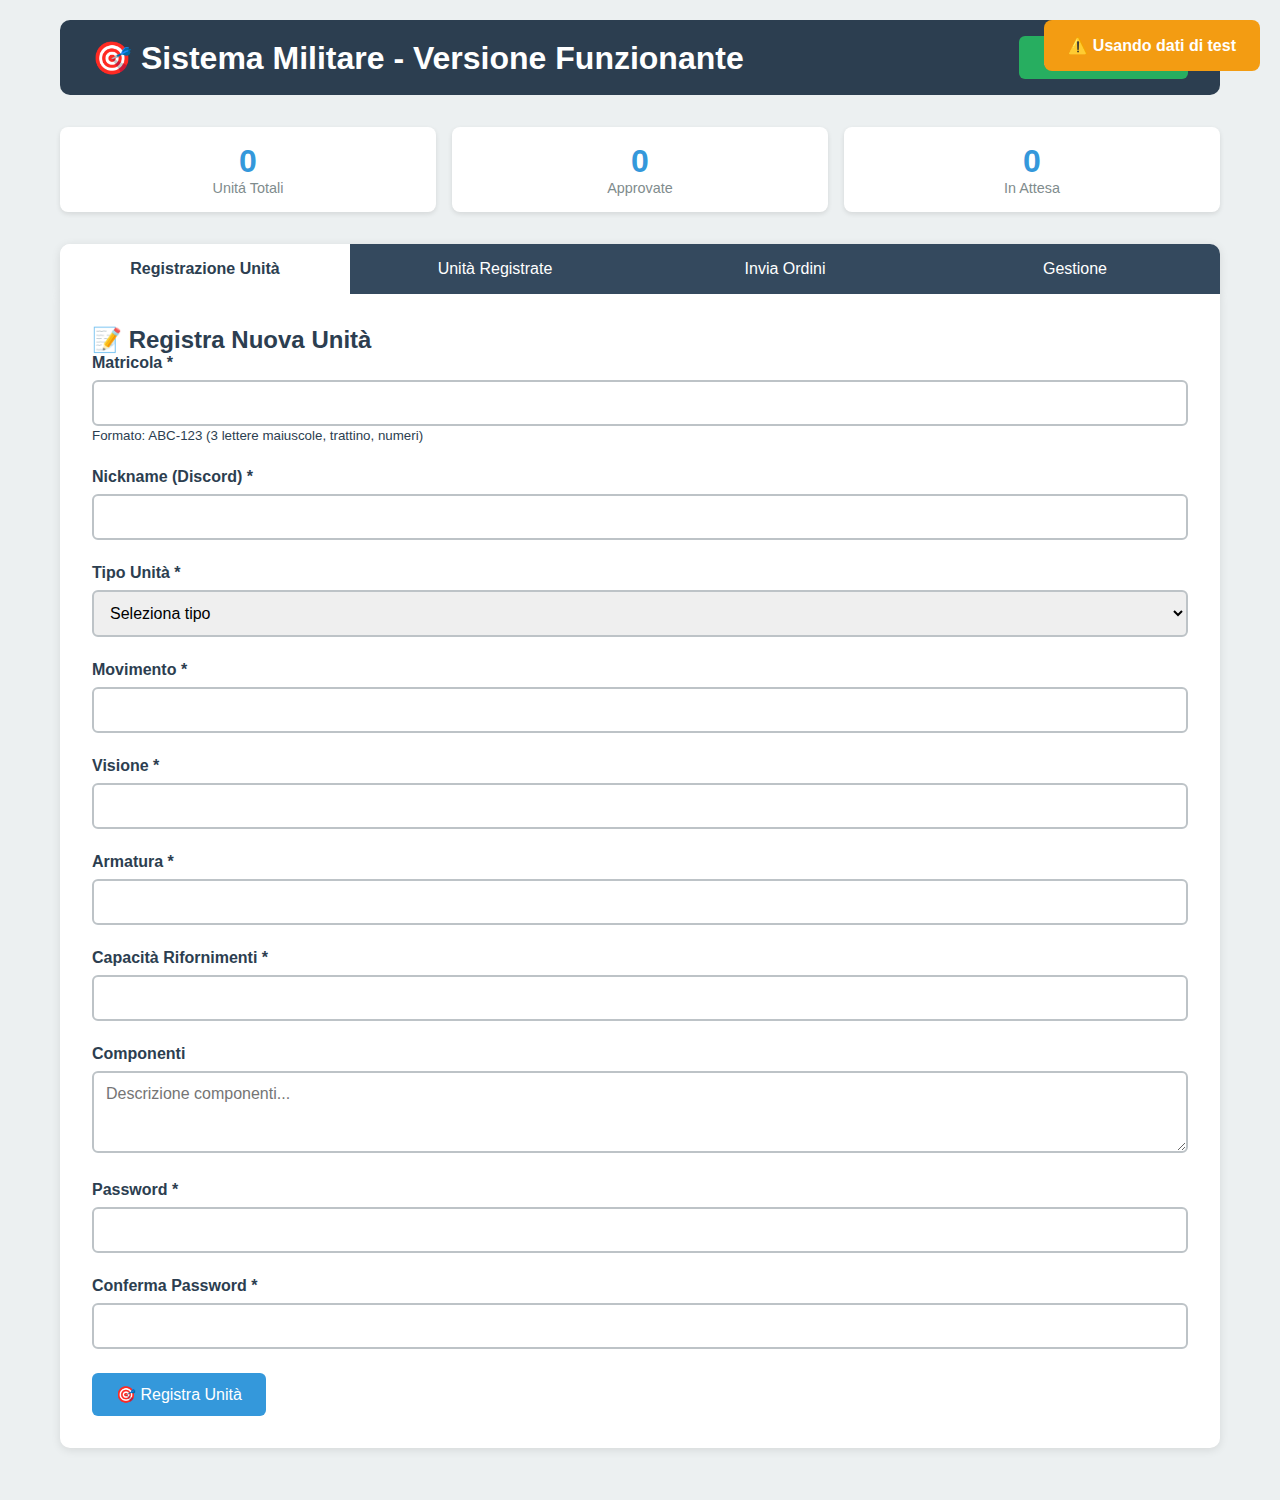
<file: test.html>
<!DOCTYPE html>
<html lang="it">
<head>
    <meta charset="UTF-8">
    <meta name="viewport" content="width=device-width, initial-scale=1.0">
    <title>Sistema Militare - Versione Funzionante</title>
    <style>
        :root {
            --primary: #2c3e50;
            --secondary: #34495e;
            --accent: #3498db;
            --success: #27ae60;
            --warning: #f39c12;
            --danger: #e74c3c;
        }
        
        * {
            margin: 0;
            padding: 0;
            box-sizing: border-box;
            font-family: 'Segoe UI', Tahoma, Geneva, Verdana, sans-serif;
        }
        
        body {
            background: #ecf0f1;
            color: #2c3e50;
        }
        
        .container {
            max-width: 1200px;
            margin: 0 auto;
            padding: 20px;
        }
        
        header {
            background: var(--primary);
            color: white;
            padding: 1rem 2rem;
            border-radius: 10px;
            margin-bottom: 2rem;
            display: flex;
            justify-content: space-between;
            align-items: center;
        }
        
        .stats {
            display: grid;
            grid-template-columns: repeat(auto-fit, minmax(150px, 1fr));
            gap: 1rem;
            margin-bottom: 2rem;
        }
        
        .stat-card {
            background: white;
            padding: 1rem;
            border-radius: 8px;
            text-align: center;
            box-shadow: 0 2px 5px rgba(0,0,0,0.1);
        }
        
        .stat-number {
            font-size: 2rem;
            font-weight: bold;
            color: var(--accent);
        }
        
        .stat-label {
            color: #7f8c8d;
            font-size: 0.9rem;
        }
        
        .tabs {
            display: flex;
            background: white;
            border-radius: 10px 10px 0 0;
            overflow: hidden;
            box-shadow: 0 2px 10px rgba(0,0,0,0.1);
        }
        
        .tab {
            flex: 1;
            padding: 1rem;
            text-align: center;
            cursor: pointer;
            background: var(--secondary);
            color: white;
            transition: all 0.3s;
        }
        
        .tab.active {
            background: white;
            color: var(--primary);
            font-weight: bold;
        }
        
        .tab-content {
            display: none;
            background: white;
            padding: 2rem;
            border-radius: 0 0 10px 10px;
            box-shadow: 0 2px 10px rgba(0,0,0,0.1);
            margin-bottom: 2rem;
        }
        
        .tab-content.active {
            display: block;
        }
        
        .form-group {
            margin-bottom: 1.5rem;
        }
        
        label {
            display: block;
            margin-bottom: 0.5rem;
            font-weight: 600;
            color: var(--primary);
        }
        
        input, select, textarea {
            width: 100%;
            padding: 12px;
            border: 2px solid #bdc3c7;
            border-radius: 6px;
            font-size: 1rem;
            transition: border-color 0.3s;
        }
        
        input:focus, select:focus, textarea:focus {
            border-color: var(--accent);
            outline: none;
        }
        
        button {
            background: var(--accent);
            color: white;
            border: none;
            padding: 12px 24px;
            border-radius: 6px;
            cursor: pointer;
            font-size: 1rem;
            transition: all 0.3s;
        }
        
        button:hover {
            background: #2980b9;
            transform: translateY(-2px);
        }
        
        .btn-success {
            background: var(--success);
        }
        
        .btn-warning {
            background: var(--warning);
        }
        
        .btn-danger {
            background: var(--danger);
        }
        
        .units-grid {
            display: grid;
            grid-template-columns: repeat(auto-fill, minmax(300px, 1fr));
            gap: 1.5rem;
            margin-top: 1rem;
        }
        
        .unit-card {
            background: white;
            border-radius: 8px;
            padding: 1.5rem;
            box-shadow: 0 2px 8px rgba(0,0,0,0.1);
            border-left: 4px solid var(--accent);
            transition: transform 0.3s;
        }
        
        .unit-card:hover {
            transform: translateY(-5px);
        }
        
        .unit-card.approved {
            border-left-color: var(--success);
        }
        
        .unit-card.pending {
            border-left-color: var(--warning);
        }
        
        .status {
            display: inline-block;
            padding: 4px 12px;
            border-radius: 20px;
            font-size: 0.8rem;
            font-weight: bold;
            margin-left: 10px;
        }
        
        .status-approved {
            background: #d4edda;
            color: #155724;
        }
        
        .status-pending {
            background: #fff3cd;
            color: #856404;
        }
        
        .notification {
            position: fixed;
            top: 20px;
            right: 20px;
            padding: 1rem 1.5rem;
            border-radius: 8px;
            color: white;
            font-weight: bold;
            z-index: 1000;
            transform: translateX(400px);
            transition: transform 0.3s ease;
        }
        
        .notification.show {
            transform: translateX(0);
        }
        
        .notification.success {
            background: var(--success);
        }
        
        .notification.error {
            background: var(--danger);
        }
        
        .notification.warning {
            background: var(--warning);
        }
        
        .search-box {
            background: #f8f9fa;
            padding: 1rem;
            border-radius: 8px;
            margin-bottom: 1rem;
        }
        
        .orders-list {
            margin-top: 1rem;
        }
        
        .order-item {
            background: #f8f9fa;
            padding: 1rem;
            margin: 0.5rem 0;
            border-radius: 6px;
            border-left: 4px solid var(--accent);
        }
        
        .loading {
            text-align: center;
            padding: 2rem;
            color: #7f8c8d;
        }
    </style>
</head>
<body>
    <div class="container">
        <header>
            <h1>🎯 Sistema Militare - Versione Funzionante</h1>
            <button onclick="loadAllData()" class="btn-success">🔄 Aggiorna Dati</button>
        </header>

        <div class="stats" id="statsContainer">
            <div class="stat-card">
                <div class="stat-number">0</div>
                <div class="stat-label">Unitá Totali</div>
            </div>
            <div class="stat-card">
                <div class="stat-number">0</div>
                <div class="stat-label">Approvate</div>
            </div>
            <div class="stat-card">
                <div class="stat-number">0</div>
                <div class="stat-label">In Attesa</div>
            </div>
        </div>

        <div class="tabs">
            <div class="tab active" data-tab="register">Registrazione Unità</div>
            <div class="tab" data-tab="units">Unità Registrate</div>
            <div class="tab" data-tab="orders">Invia Ordini</div>
            <div class="tab" data-tab="manage">Gestione</div>
        </div>

        <!-- Registrazione Unità -->
        <div id="register" class="tab-content active">
            <h2>📝 Registra Nuova Unità</h2>
            <form id="registrationForm">
                <div class="form-group">
                    <label for="matricola">Matricola *</label>
                    <input type="text" id="matricola" pattern="[A-Z]{3}-[0-9]+" required>
                    <small>Formato: ABC-123 (3 lettere maiuscole, trattino, numeri)</small>
                </div>
                
                <div class="form-group">
                    <label for="nick">Nickname (Discord) *</label>
                    <input type="text" id="nick" required>
                </div>
                
                <div class="form-group">
                    <label for="tipo">Tipo Unità *</label>
                    <select id="tipo" required>
                        <option value="">Seleziona tipo</option>
                        <option value="Fanteria">Fanteria</option>
                        <option value="Motorizzata">Motorizzata</option>
                        <option value="Corazzata">Corazzata</option>
                        <option value="Artiglieria">Artiglieria</option>
                    </select>
                </div>
                
                <div class="form-group">
                    <label for="movimento">Movimento *</label>
                    <input type="number" id="movimento" min="1" required>
                </div>
                
                <div class="form-group">
                    <label for="visione">Visione *</label>
                    <input type="number" id="visione" min="1" required>
                </div>
                
                <div class="form-group">
                    <label for="armatura">Armatura *</label>
                    <input type="number" id="armatura" min="1" required>
                </div>
                
                <div class="form-group">
                    <label for="rifornimenti">Capacità Rifornimenti *</label>
                    <input type="number" id="rifornimenti" min="1" required>
                </div>
                
                <div class="form-group">
                    <label for="componenti">Componenti</label>
                    <textarea id="componenti" rows="3" placeholder="Descrizione componenti..."></textarea>
                </div>
                
                <div class="form-group">
                    <label for="password">Password *</label>
                    <input type="password" id="password" required>
                </div>
                
                <div class="form-group">
                    <label for="confirmPassword">Conferma Password *</label>
                    <input type="password" id="confirmPassword" required>
                </div>
                
                <button type="submit">🎯 Registra Unità</button>
            </form>
        </div>

        <!-- Unità Registrate -->
        <div id="units" class="tab-content">
            <h2>🏛️ Unità Registrate</h2>
            <div class="search-box">
                <input type="text" id="searchUnits" placeholder="🔍 Cerca per matricola o nick..." style="width: 100%;">
            </div>
            <div id="unitsGrid" class="units-grid">
                <div class="loading">Caricamento unità in corso...</div>
            </div>
        </div>

        <!-- Invia Ordini -->
        <div id="orders" class="tab-content">
            <h2>📨 Invia Ordini</h2>
            
            <div class="form-group">
                <label for="orderUnit">Seleziona Unitá *</label>
                <select id="orderUnit" required>
                    <option value="">Caricamento unità approvate...</option>
                </select>
            </div>
            
            <div class="form-group" id="passwordSection" style="display: none;">
                <label for="unitPassword">Password Unitá *</label>
                <input type="password" id="unitPassword">
            </div>
            
            <div id="orderForm" style="display: none;">
                <div class="form-group">
                    <label for="orderType">Tipo Ordine *</label>
                    <select id="orderType" required>
                        <option value="">Seleziona tipo ordine</option>
                        <option value="muoversi">Muoversi</option>
                        <option value="salire">Salire su Mezzo</option>
                        <option value="scendere">Scendere da Mezzo</option>
                        <option value="attivare">Attivare Componenti</option>
                        <option value="cura">Cura</option>
                        <option value="ricaricare">Ricaricare Componente</option>
                        <option value="consumare">Consumare Rifornimenti</option>
                        <option value="cedere">Cedere Rifornimenti</option>
                    </select>
                </div>
                
                <div id="orderDetails">
                    <!-- Dettagli dinamici -->
                </div>
                
                <button onclick="addOrderToChain()" class="btn-success">➕ Aggiungi alla Catena</button>
                
                <div class="orders-list" id="orderChain" style="display: none;">
                    <h3>⛓️ Catena Ordini</h3>
                    <div id="orderItems"></div>
                    <button onclick="submitAllOrders()" class="btn-success">🚀 Invia Tutti gli Ordini</button>
                </div>
            </div>
        </div>

        <!-- Gestione -->
        <div id="manage" class="tab-content">
            <h2>⚙️ Gestione Sistema</h2>
            <div class="stats">
                <div class="stat-card">
                    <div class="stat-number" id="totalUnits">0</div>
                    <div class="stat-label">Unitá Totali</div>
                </div>
                <div class="stat-card">
                    <div class="stat-number" id="approvedUnits">0</div>
                    <div class="stat-label">Approvate</div>
                </div>
                <div class="stat-card">
                    <div class="stat-number" id="pendingUnits">0</div>
                    <div class="stat-label">In Attesa</div>
                </div>
            </div>
            
            <button onclick="exportData()" class="btn-warning">📊 Esporta Dati</button>
            <button onclick="showSystemInfo()" class="btn">ℹ️ Info Sistema</button>
        </div>
    </div>

    <script>
        // URL DELLE API
        const API_URL = 'https://script.google.com/macros/s/AKfycbzOnva7d51fQGtk6tEB0Wk-1GqyqLSXbuapSf32Hqu29uaIIhExwq07F9sHITYxagI/exec';
        const FORM_URL = 'https://docs.google.com/forms/d/e/1FAIpQLSdl4rtf7gXKCmJJgcePMJ-EE21XChmf14OX4vqkdqJ9zUXy6A/formResponse';
        const FORM_FIELD_ID = 'entry.1167099953';

        let allUnits = [];
        let approvedUnits = [];
        let currentOrders = [];

        // INIZIALIZZAZIONE
        document.addEventListener('DOMContentLoaded', function() {
            loadAllData();
            setupEventListeners();
            showNotification('Sistema caricato! ID campo trovato: ' + FORM_FIELD_ID, 'success');
        });

        function setupEventListeners() {
            // Gestione tab
            document.querySelectorAll('.tab').forEach(tab => {
                tab.addEventListener('click', () => {
                    document.querySelectorAll('.tab').forEach(t => t.classList.remove('active'));
                    document.querySelectorAll('.tab-content').forEach(c => c.classList.remove('active'));
                    
                    tab.classList.add('active');
                    document.getElementById(tab.dataset.tab).classList.add('active');
                    
                    if (tab.dataset.tab === 'units') {
                        loadUnits();
                    } else if (tab.dataset.tab === 'orders') {
                        loadApprovedUnits();
                    }
                });
            });

            // Ricerca unità
            document.getElementById('searchUnits').addEventListener('input', function(e) {
                filterUnits(e.target.value);
            });

            // Selezione unità per ordini
            document.getElementById('orderUnit').addEventListener('change', function() {
                if (this.value) {
                    document.getElementById('passwordSection').style.display = 'block';
                } else {
                    document.getElementById('passwordSection').style.display = 'none';
                    document.getElementById('orderForm').style.display = 'none';
                }
            });

            // Verifica password
            document.getElementById('unitPassword').addEventListener('input', function() {
                if (this.value.length > 0) {
                    verifyPassword();
                }
            });

            // Cambio tipo ordine
            document.getElementById('orderType').addEventListener('change', updateOrderDetails);

            // Registrazione form
            document.getElementById('registrationForm').addEventListener('submit', async function(e) {
                e.preventDefault();
                await handleRegistration();
            });
        }

        async function loadAllData() {
            showNotification('🔄 Caricamento dati in corso...', 'warning');
            
            try {
                // PRIMA PROVA: Fetch diretto con CORS
                console.log('Tentativo fetch diretto...');
                const response = await fetch(API_URL, {
                    method: 'GET',
                    mode: 'cors',
                    headers: {
                        'Accept': 'application/json',
                    }
                });
                
                if (response.ok) {
                    const data = await response.json();
                    processLoadedData(data);
                    return;
                }
            } catch (fetchError) {
                console.log('Fetch diretto fallito:', fetchError);
            }
            
            try {
                // SECONDA PROVA: JSONP come fallback
                console.log('Tentativo JSONP...');
                await loadDataWithJSONP();
            } catch (jsonpError) {
                console.log('JSONP fallito:', jsonpError);
                
                // TERZA PROVA: Mock data per testing
                showNotification('⚠️ Usando dati di test', 'warning');
                loadMockData();
            }
        }

        function processLoadedData(data) {
            if (data && data.success && Array.isArray(data.data)) {
                allUnits = data.data;
                approvedUnits = allUnits.filter(unit => unit.approvata === 'SI');
                updateStats();
                loadUnits();
                loadApprovedUnits();
                showNotification(`✅ Caricati ${allUnits.length} unità`, 'success');
                console.log('Dati caricati:', allUnits);
            } else {
                throw new Error('Formato dati non valido');
            }
        }

        function loadDataWithJSONP() {
            return new Promise((resolve, reject) => {
                const callbackName = 'jsonpCallback_' + Date.now();
                const timeoutId = setTimeout(() => {
                    reject(new Error('Timeout JSONP'));
                }, 10000);

                window[callbackName] = function(data) {
                    clearTimeout(timeoutId);
                    try {
                        processLoadedData(data);
                        resolve(data);
                    } catch (error) {
                        reject(error);
                    }
                    delete window[callbackName];
                    document.getElementById('jsonpScript')?.remove();
                };

                const script = document.createElement('script');
                script.id = 'jsonpScript';
                script.src = `${API_URL}?callback=${callbackName}`;
                script.onerror = () => {
                    clearTimeout(timeoutId);
                    reject(new Error('Errore caricamento script JSONP'));
                    delete window[callbackName];
                };
                
                document.head.appendChild(script);
            });
        }

        // INVIO DATI con Google Forms - VERSIONE CORRETTA
        async function sendData(action, data, successMessage = 'Operazione completata') {
            showNotification('📨 Invio dati via Google Forms...', 'warning');   
            
            try {
                await sendViaGoogleForms(action, data);
                showNotification('✅ ' + successMessage, 'success');
                
                // Ricarica i dati dopo 3 secondi
                setTimeout(loadAllData, 3000);
                return true;
                
            } catch (error) {
                showNotification('❌ Errore nell\'invio dati: ' + error.message, 'error');
                return false;
            }
        }

        async function sendViaGoogleForms(action, data) {
            return new Promise((resolve, reject) => {
                const form = document.createElement('form');
                form.method = 'POST';
                form.action = FORM_URL;
                form.target = 'hiddenFrame';
                form.style.display = 'none';

                // Crea dati leggibili per il form
                let formText = '';
                if (action === 'register') {
                    formText = `REGISTRAZIONE - Matricola: ${data.matricola}, Nick: ${data.nick}, Tipo: ${data.tipo}, Movimento: ${data.movimento}, Visione: ${data.visione}, Armatura: ${data.armatura}, Rifornimenti: ${data.rifornimenti}`;
                } else if (action === 'submitOrder') {
                    formText = `ORDINE - Matricola: ${data.matricola}, Tipo: ${data.tipoOrdine}, Dettagli: ${data.dettagli || ''}, Target: ${data.target || ''}, Quantità: ${data.quantità || ''}`;
                }

                const input = document.createElement('input');
                input.name = FORM_FIELD_ID; // ID CORRETTO!
                input.value = formText;
                form.appendChild(input);

                let iframe = document.getElementById('hiddenFrame');
                if (!iframe) {
                    iframe = document.createElement('iframe');
                    iframe.name = 'hiddenFrame';
                    iframe.id = 'hiddenFrame';
                    iframe.style.display = 'none';
                    document.body.appendChild(iframe);
                }

                iframe.onload = function() {
                    resolve(true);
                    setTimeout(() => {
                        if (form.parentNode) {
                            document.body.removeChild(form);
                        }
                    }, 1000);
                };

                document.body.appendChild(form);
                form.submit();

                setTimeout(() => resolve(true), 5000);
            });
        }

        // REGISTRAZIONE UNITÀ
        async function handleRegistration() {
            const password = document.getElementById('password').value;
            const confirmPassword = document.getElementById('confirmPassword').value;
            
            if (password !== confirmPassword) {
                showNotification('Le password non coincidono');
                return;
            }

            const matricola = document.getElementById('matricola').value;
            if (allUnits.some(unit => unit.matricola === matricola)) {
                showNotification('Matricola già esistente!', 'error');
                return;
            }

            const nick = document.getElementById('nick').value;
            if (allUnits.some(unit => unit.nick === nick)) {
                showNotification('Nickname già registrato!', 'error');
                return;
            }
            
            const unitData = {
                matricola: matricola,
                password: await hashPassword(password),
                nick: nick,
                tipo: document.getElementById('tipo').value,
                movimento: parseInt(document.getElementById('movimento').value),
                visione: parseInt(document.getElementById('visione').value),
                armatura: parseInt(document.getElementById('armatura').value),
                rifornimenti: parseInt(document.getElementById('rifornimenti').value),
                componenti: document.getElementById('componenti').value || 'N/A'
            };
            
            await sendData('register', unitData, 'Unità registrata con successo!');
            document.getElementById('registrationForm').reset();
        }

        // [RIMANE TUTTO IL RESTO DEL CODICE COME PRIMA...]
        // GESTIONE UNITÀ, ORDINI, E FUNZIONI UTILITY
        function loadUnits() {
            const grid = document.getElementById('unitsGrid');
            
            if (allUnits.length === 0) {
                grid.innerHTML = '<div class="loading">Nessuna unità registrata</div>';
                return;
            }

            grid.innerHTML = '';
            allUnits.forEach(unit => {
                const card = document.createElement('div');
                card.className = `unit-card ${unit.approvata === 'SI' ? 'approved' : 'pending'}`;
                
                card.innerHTML = `
                    <div style="display: flex; justify-content: space-between; align-items: center; margin-bottom: 10px;">
                        <strong>${unit.matricola}</strong>
                        <span class="status status-${unit.approvata === 'SI' ? 'approved' : 'pending'}">
                            ${unit.approvata === 'SI' ? 'APPROVATA' : 'IN ATTESA'}
                        </span>
                    </div>
                    <div>👤 ${unit.nick}</div>
                    <div>🎯 ${unit.tipo} | 📍 ${unit.posizione}</div>
                    <div>🚶 ${unit.movimento}m | 👁️ ${unit.visione}m | 🛡️ ${unit.armatura}</div>
                    <div>📦 Rifornimenti: ${unit.rifornimenti}</div>
                    <div>🔧 ${unit.componenti || 'Nessuno'}</div>
                `;
                
                grid.appendChild(card);
            });
        }

        function filterUnits(searchTerm) {
            const filtered = allUnits.filter(unit => 
                unit.matricola.toLowerCase().includes(searchTerm.toLowerCase()) ||
                unit.nick.toLowerCase().includes(searchTerm.toLowerCase())
            );
            
            const grid = document.getElementById('unitsGrid');
            grid.innerHTML = '';
            
            if (filtered.length === 0) {
                grid.innerHTML = '<div class="loading">Nessuna unità trovata</div>';
                return;
            }
            
            filtered.forEach(unit => {
                const card = document.createElement('div');
                card.className = `unit-card ${unit.approvata === 'SI' ? 'approved' : 'pending'}`;
                card.innerHTML = `
                    <div style="display: flex; justify-content: space-between; align-items: center; margin-bottom: 10px;">
                        <strong>${unit.matricola}</strong>
                        <span class="status status-${unit.approvata === 'SI' ? 'approved' : 'pending'}">
                            ${unit.approvata === 'SI' ? 'APPROVATA' : 'IN ATTESA'}
                        </span>
                    </div>
                    <div>👤 ${unit.nick}</div>
                    <div>🎯 ${unit.tipo}</div>
                `;
                grid.appendChild(card);
            });
        }

        function loadApprovedUnits() {
            const select = document.getElementById('orderUnit');
            select.innerHTML = '<option value="">Seleziona unità approvata...</option>';
            
            approvedUnits.forEach(unit => {
                const option = document.createElement('option');
                option.value = unit.matricola;
                option.textContent = `${unit.matricola} - ${unit.nick} (${unit.tipo})`;
                select.appendChild(option);
            });
        }

        async function verifyPassword() {
            const matricola = document.getElementById('orderUnit').value;
            const password = document.getElementById('unitPassword').value;
            const unit = allUnits.find(u => u.matricola === matricola);
            
            if (unit) {
                const hashedInput = await hashPassword(password);
                if (hashedInput === unit.password) {
                    document.getElementById('orderForm').style.display = 'block';
                    showNotification('✅ Password corretta!', 'success');
                } else {
                    showNotification('❌ Password errata! ' + unit.password);
                    document.getElementById('orderForm').style.display = 'none';
                }
            }
        }

        function updateOrderDetails() {
            const detailsDiv = document.getElementById('orderDetails');
            const type = document.getElementById('orderType').value;
            
            let html = '';
            switch(type) {
                case 'muoversi':
                    html = `<div class="form-group"><label>Casella Destinazione *</label><input type="text" id="orderDestination" placeholder="Es: B2" required></div>`;
                    break;
                case 'salire':
                case 'scendere':
                    html = `<div class="form-group"><label>Posizione *</label><input type="text" id="orderPosition" placeholder="Es: C3" required></div>`;
                    break;
                case 'attivare':
                case 'ricaricare':
                    html = `<div class="form-group"><label>Nome Componente *</label><input type="text" id="orderComponent" placeholder="Es: Fucile" required></div>`;
                    break;
                case 'consumare':
                    html = `<div class="form-group"><label>Quantità Rifornimenti *</label><input type="number" id="orderQuantity" min="1" required></div>`;
                    break;
                case 'cedere':
                    html = `
                        <div class="form-group"><label>Unità Destinataria *</label>
                        <select id="orderTarget" required>
                            <option value="">Seleziona unità...</option>
                            ${approvedUnits.filter(u => u.matricola !== document.getElementById('orderUnit').value)
                                .map(u => `<option value="${u.matricola}">${u.matricola} - ${u.nick}</option>`).join('')}
                        </select></div>
                        <div class="form-group"><label>Quantità *</label><input type="number" id="orderQuantity" min="1" required></div>`;
                    break;
                case 'cura':
                    html = '<div class="form-group"><p>💊 Ordine di cura - nessun dettaglio aggiuntivo</p></div>';
                    break;
            }
            
            detailsDiv.innerHTML = html;
        }

        function addOrderToChain() {
            const matricola = document.getElementById('orderUnit').value;
            const tipoOrdine = document.getElementById('orderType').value;
            
            if (!matricola || !tipoOrdine) {
                showNotification('Seleziona unità e tipo ordine', 'error');
                return;
            }
            
            const orderData = {
                matricola: matricola,
                tipoOrdine: tipoOrdine,
                dettagli: '',
                target: '',
                quantità: ''
            };
            
            switch(tipoOrdine) {
                case 'muoversi':
                    orderData.dettagli = document.getElementById('orderDestination')?.value || '';
                    break;
                case 'salire':
                case 'scendere':
                    orderData.dettagli = document.getElementById('orderPosition')?.value || '';
                    break;
                case 'attivare':
                case 'ricaricare':
                    orderData.dettagli = document.getElementById('orderComponent')?.value || '';
                    break;
                case 'consumare':
                    orderData.quantità = document.getElementById('orderQuantity')?.value || '';
                    break;
                case 'cedere':
                    orderData.target = document.getElementById('orderTarget')?.value || '';
                    orderData.quantità = document.getElementById('orderQuantity')?.value || '';
                    break;
            }
            
            currentOrders.push(orderData);
            updateOrderChainDisplay();
            document.getElementById('orderChain').style.display = 'block';
            showNotification('Ordine aggiunto alla catena!', 'success');
            
            document.getElementById('orderType').value = '';
            document.getElementById('orderDetails').innerHTML = '';
        }

        function updateOrderChainDisplay() {
            const container = document.getElementById('orderItems');
            container.innerHTML = '';
            
            currentOrders.forEach((order, index) => {
                const item = document.createElement('div');
                item.className = 'order-item';
                item.innerHTML = `
                    <strong>${order.tipoOrdine}</strong> - ${order.matricola}
                    ${order.dettagli ? ` | ${order.dettagli}` : ''}
                    ${order.target ? ` → ${order.target}` : ''}
                    ${order.quantità ? ` (${order.quantità})` : ''}
                    <button onclick="removeOrder(${index})" style="float: right; background: var(--danger); padding: 2px 8px; font-size: 0.8rem;">❌</button>
                `;
                container.appendChild(item);
            });
        }

        function removeOrder(index) {
            currentOrders.splice(index, 1);
            updateOrderChainDisplay();
            if (currentOrders.length === 0) {
                document.getElementById('orderChain').style.display = 'none';
            }
        }

        async function submitAllOrders() {
            if (currentOrders.length === 0) {
                showNotification('Nessun ordine da inviare', 'error');
                return;
            }
            
            showNotification(`📨 Invio ${currentOrders.length} ordini...`, 'warning');
            
            let successCount = 0;
            for (const order of currentOrders) {
                try {
                    await sendData('submitOrder', order, '', false);
                    successCount++;
                    await new Promise(resolve => setTimeout(resolve, 1000));
                } catch (error) {
                    console.error('Errore invio ordine:', error);
                }
            }
            
            showNotification(`✅ ${successCount}/${currentOrders.length} ordini inviati!`, 'success');
            currentOrders = [];
            document.getElementById('orderChain').style.display = 'none';
        }

        function updateStats() {
            const total = allUnits.length;
            const approved = allUnits.filter(u => u.approvata === 'SI').length;
            const pending = total - approved;

            document.getElementById('totalUnits').textContent = total;
            document.getElementById('approvedUnits').textContent = approved;
            document.getElementById('pendingUnits').textContent = pending;

            document.getElementById('statsContainer').innerHTML = `
                <div class="stat-card">
                    <div class="stat-number">${total}</div>
                    <div class="stat-label">Unitá Totali</div>
                </div>
                <div class="stat-card">
                    <div class="stat-number" style="color: #27ae60;">${approved}</div>
                    <div class="stat-label">Approvate</div>
                </div>
                <div class="stat-card">
                    <div class="stat-number" style="color: #f39c12;">${pending}</div>
                    <div class="stat-label">In Attesa</div>
                </div>
                <div class="stat-card">
                    <div class="stat-number" style="color: #3498db;">${currentOrders.length}</div>
                    <div class="stat-label">Ordini in Coda</div>
                </div>
            `;
        }

        async function hashPassword(password) {
            const encoder = new TextEncoder();
            const data = encoder.encode(password);
            const hashBuffer = await crypto.subtle.digest('SHA-256', data);
            const hashArray = Array.from(new Uint8Array(hashBuffer));
            return hashArray.map(b => b.toString(16).padStart(2, '0')).join('');
        }

        function showNotification(message, type) {
            const existing = document.querySelector('.notification');
            if (existing) existing.remove();
            
            const notification = document.createElement('div');
            notification.className = `notification ${type}`;
            notification.textContent = message;
            document.body.appendChild(notification);
            
            setTimeout(() => notification.classList.add('show'), 100);
            setTimeout(() => {
                notification.classList.remove('show');
                setTimeout(() => notification.remove(), 300);
            }, 4000);
        }

        function exportData() {
            const dataStr = JSON.stringify(allUnits, null, 2);
            const dataBlob = new Blob([dataStr], {type: 'application/json'});
            const url = URL.createObjectURL(dataBlob);
            const link = document.createElement('a');
            link.href = url;
            link.download = 'unita_militari.json';
            link.click();
            URL.revokeObjectURL(url);
            showNotification('📊 Dati esportati!', 'success');
        }

        function showSystemInfo() {
            alert(`Sistema Militare - Info
            📊 Unitá totali: ${allUnits.length}
            ✅ Approvate: ${approvedUnits.length}
            ⏳ In attesa: ${allUnits.length - approvedUnits.length}
            🔄 Ultimo aggiornamento: ${new Date().toLocaleTimeString()}
            🔗 ID Campo: ${FORM_FIELD_ID}
            `);
        }
    </script>

    <!-- IFRAME NECESSARIO -->
    <iframe name="hiddenFrame" id="hiddenFrame" style="display: none;"></iframe>
</body>
</html>
</file>
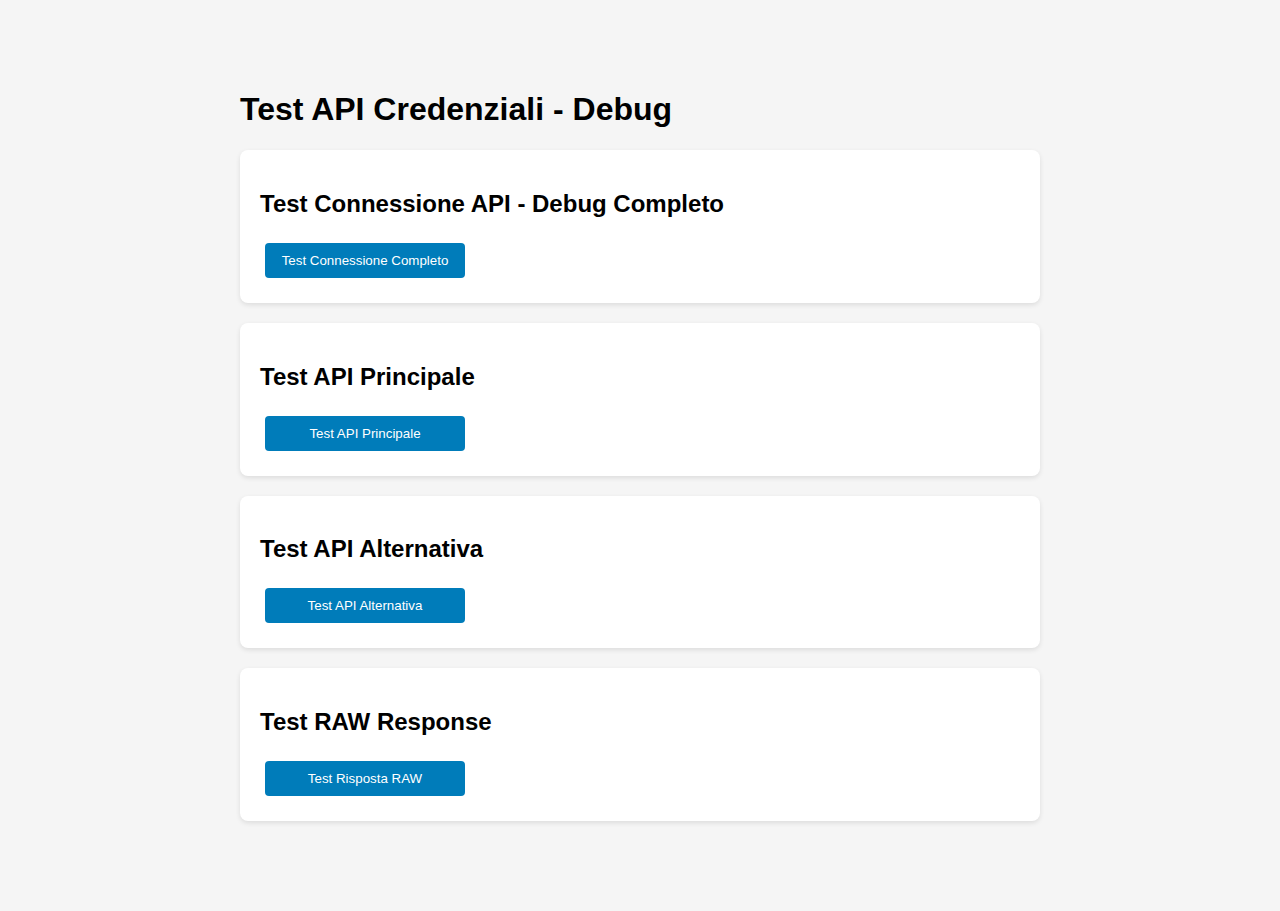
<file: test_api.html>
<!DOCTYPE html>
<html lang="it">
<head>
    <meta charset="UTF-8">
    <meta name="viewport" content="width=device-width, initial-scale=1.0">
    <title>Test API Credenziali - Debug</title>
    <style>
        body {
            font-family: Arial, sans-serif;
            max-width: 800px;
            margin: 50px auto;
            padding: 20px;
            background-color: #f5f5f5;
        }
        .test-section {
            background: white;
            padding: 20px;
            margin: 20px 0;
            border-radius: 8px;
            box-shadow: 0 2px 5px rgba(0,0,0,0.1);
        }
        input, button {
            padding: 10px;
            margin: 5px;
            width: 200px;
        }
        button {
            background: #007cba;
            color: white;
            border: none;
            cursor: pointer;
            border-radius: 4px;
        }
        button:hover {
            background: #005a87;
        }
        .result {
            margin-top: 10px;
            padding: 10px;
            border-radius: 4px;
            white-space: pre-wrap;
            font-family: monospace;
            font-size: 12px;
        }
        .success {
            background: #d4edda;
            color: #155724;
            border: 1px solid #c3e6cb;
        }
        .error {
            background: #f8d7da;
            color: #721c24;
            border: 1px solid #f5c6cb;
        }
        .loading {
            color: #856404;
            background: #fff3cd;
            border: 1px solid #ffeaa7;
        }
        .info {
            background: #d1ecf1;
            color: #0c5460;
            border: 1px solid #bee5eb;
        }
    </style>
</head>
<body>
    <h1>Test API Credenziali - Debug</h1>

    <div class="test-section">
        <h2>Test Connessione API - Debug Completo</h2>
        <button onclick="testAPIDebug()">Test Connessione Completo</button>
        <div id="apiDebugResult"></div>
    </div>

    <div class="test-section">
        <h2>Test API Principale</h2>
        <button onclick="testMainAPI()">Test API Principale</button>
        <div id="mainAPIResult"></div>
    </div>

    <div class="test-section">
        <h2>Test API Alternativa</h2>
        <button onclick="testAltAPI()">Test API Alternativa</button>
        <div id="altAPIResult"></div>
    </div>

    <div class="test-section">
        <h2>Test RAW Response</h2>
        <button onclick="testRawResponse()">Test Risposta RAW</button>
        <div id="rawResult"></div>
    </div>

    <script>
        const API_URL = 'https://script.google.com/macros/s/AKfycbzax_zbu_DO5YI-ZrDIQ4TocaCP_ACfpPqzHhEiKDw/dev';
        const API_URL_ALT = 'https://script.googleusercontent.com/macros/echo?user_content_key=[base64]&lib=MLV1ks7wQQ37SnILDHqD1wVTcg6hxLEu9';

        async function testAPIDebug() {
            const resultDiv = document.getElementById('apiDebugResult');
            resultDiv.innerHTML = '<div class="loading">Test completo in corso...</div>';
            
            let debugInfo = '=== DEBUG API ===\n\n';
            
            // Test API principale
            debugInfo += '1. TEST API PRINCIPALE:\n';
            debugInfo += 'URL: ' + API_URL + '\n';
            
            try {
                const startTime = Date.now();
                const response = await fetch(API_URL);
                const endTime = Date.now();
                
                debugInfo += '✓ Connessione riuscita\n';
                debugInfo += 'Tempo risposta: ' + (endTime - startTime) + 'ms\n';
                debugInfo += 'Status: ' + response.status + ' ' + response.statusText + '\n';
                debugInfo += 'Content-Type: ' + response.headers.get('content-type') + '\n';
                
                const text = await response.text();
                debugInfo += 'Dimensione risposta: ' + text.length + ' caratteri\n\n';
                
                debugInfo += 'RISPOSTA RAW:\n' + text + '\n\n';
                
                // Prova a parsare come JSON
                try {
                    const data = JSON.parse(text);
                    debugInfo += '✓ JSON parsato correttamente\n';
                    debugInfo += 'Struttura dati: ' + JSON.stringify(data, null, 2) + '\n';
                    
                    // Cerca i dati
                    if (data.data) {
                        debugInfo += '✓ Trovato campo "data"\n';
                        debugInfo += 'Contenuto di "data": ' + JSON.stringify(data.data, null, 2) + '\n';
                    } else {
                        debugInfo += '✗ Campo "data" non trovato\n';
                        // Cerca altri campi possibili
                        debugInfo += 'Campi disponibili: ' + Object.keys(data).join(', ') + '\n';
                    }
                    
                } catch (jsonError) {
                    debugInfo += '✗ Errore parsing JSON: ' + jsonError.message + '\n';
                }
                
            } catch (error) {
                debugInfo += '✗ Errore connessione: ' + error.message + '\n\n';
            }
            
            // Test API alternativa
            debugInfo += '2. TEST API ALTERNATIVA:\n';
            debugInfo += 'URL: ' + API_URL_ALT + '\n';
            
            try {
                const startTime = Date.now();
                const response = await fetch(API_URL_ALT);
                const endTime = Date.now();
                
                debugInfo += '✓ Connessione riuscita\n';
                debugInfo += 'Tempo risposta: ' + (endTime - startTime) + 'ms\n';
                debugInfo += 'Status: ' + response.status + ' ' + response.statusText + '\n';
                debugInfo += 'Content-Type: ' + response.headers.get('content-type') + '\n';
                
                const text = await response.text();
                debugInfo += 'Dimensione risposta: ' + text.length + ' caratteri\n\n';
                
                debugInfo += 'RISPOSTA RAW:\n' + text + '\n\n';
                
                // Prova a parsare come JSON
                try {
                    const data = JSON.parse(text);
                    debugInfo += '✓ JSON parsato correttamente\n';
                    debugInfo += 'Struttura dati: ' + JSON.stringify(data, null, 2) + '\n';
                    
                    if (data.data) {
                        debugInfo += '✓ Trovato campo "data"\n';
                        debugInfo += 'Contenuto di "data": ' + JSON.stringify(data.data, null, 2) + '\n';
                    } else {
                        debugInfo += '✗ Campo "data" non trovato\n';
                        debugInfo += 'Campi disponibili: ' + Object.keys(data).join(', ') + '\n';
                    }
                    
                } catch (jsonError) {
                    debugInfo += '✗ Errore parsing JSON: ' + jsonError.message + '\n';
                }
                
            } catch (error) {
                debugInfo += '✗ Errore connessione: ' + error.message + '\n';
            }
            
            resultDiv.innerHTML = '<div class="info">' + debugInfo + '</div>';
        }

        async function testMainAPI() {
            const resultDiv = document.getElementById('mainAPIResult');
            resultDiv.innerHTML = '<div class="loading">Test API principale...</div>';
            
            try {
                const response = await fetch(API_URL);
                const text = await response.text();
                
                let result = 'Status: ' + response.status + '\n';
                result += 'Content-Type: ' + response.headers.get('content-type') + '\n\n';
                result += 'Risposta completa:\n' + text;
                
                resultDiv.innerHTML = '<div class="info">' + result + '</div>';
                
                // Prova a vedere la struttura
                try {
                    const data = JSON.parse(text);
                    console.log('API Principale - Dati parsati:', data);
                } catch (e) {
                    console.log('API Principale - Non è JSON valido');
                }
                
            } catch (error) {
                resultDiv.innerHTML = '<div class="error">Errore: ' + error.message + '</div>';
            }
        }

        async function testAltAPI() {
            const resultDiv = document.getElementById('altAPIResult');
            resultDiv.innerHTML = '<div class="loading">Test API alternativa...</div>';
            
            try {
                const response = await fetch(API_URL_ALT);
                const text = await response.text();
                
                let result = 'Status: ' + response.status + '\n';
                result += 'Content-Type: ' + response.headers.get('content-type') + '\n\n';
                result += 'Risposta completa:\n' + text;
                
                resultDiv.innerHTML = '<div class="info">' + result + '</div>';
                
                // Prova a vedere la struttura
                try {
                    const data = JSON.parse(text);
                    console.log('API Alternativa - Dati parsati:', data);
                } catch (e) {
                    console.log('API Alternativa - Non è JSON valido');
                }
                
            } catch (error) {
                resultDiv.innerHTML = '<div class="error">Errore: ' + error.message + '</div>';
            }
        }

        async function testRawResponse() {
            const resultDiv = document.getElementById('rawResult');
            resultDiv.innerHTML = '<div class="loading">Test risposta RAW...</div>';
            
            // Test con diversi metodi
            const methods = [
                { name: 'GET semplice', url: API_URL },
                { name: 'GET con cache bust', url: API_URL + '?t=' + Date.now() },
                { name: 'API Alternativa', url: API_URL_ALT }
            ];
            
            let results = '';
            
            for (const method of methods) {
                results += '=== ' + method.name + ' ===\n';
                results += 'URL: ' + method.url + '\n';
                
                try {
                    const response = await fetch(method.url);
                    const text = await response.text();
                    
                    results += 'Status: ' + response.status + '\n';
                    results += 'Tipo: ' + response.headers.get('content-type') + '\n';
                    results += 'Primi 500 caratteri:\n' + text.substring(0, 500) + '\n\n';
                    
                } catch (error) {
                    results += 'Errore: ' + error.message + '\n\n';
                }
            }
            
            resultDiv.innerHTML = '<div class="info">' + results + '</div>';
        }

        // Test automatico
        document.addEventListener('DOMContentLoaded', function() {
            console.log('Debug tool caricato');
            // testAPIDebug(); // Scommenta per test automatico
        });
    </script>
</body>
</html>
</file>
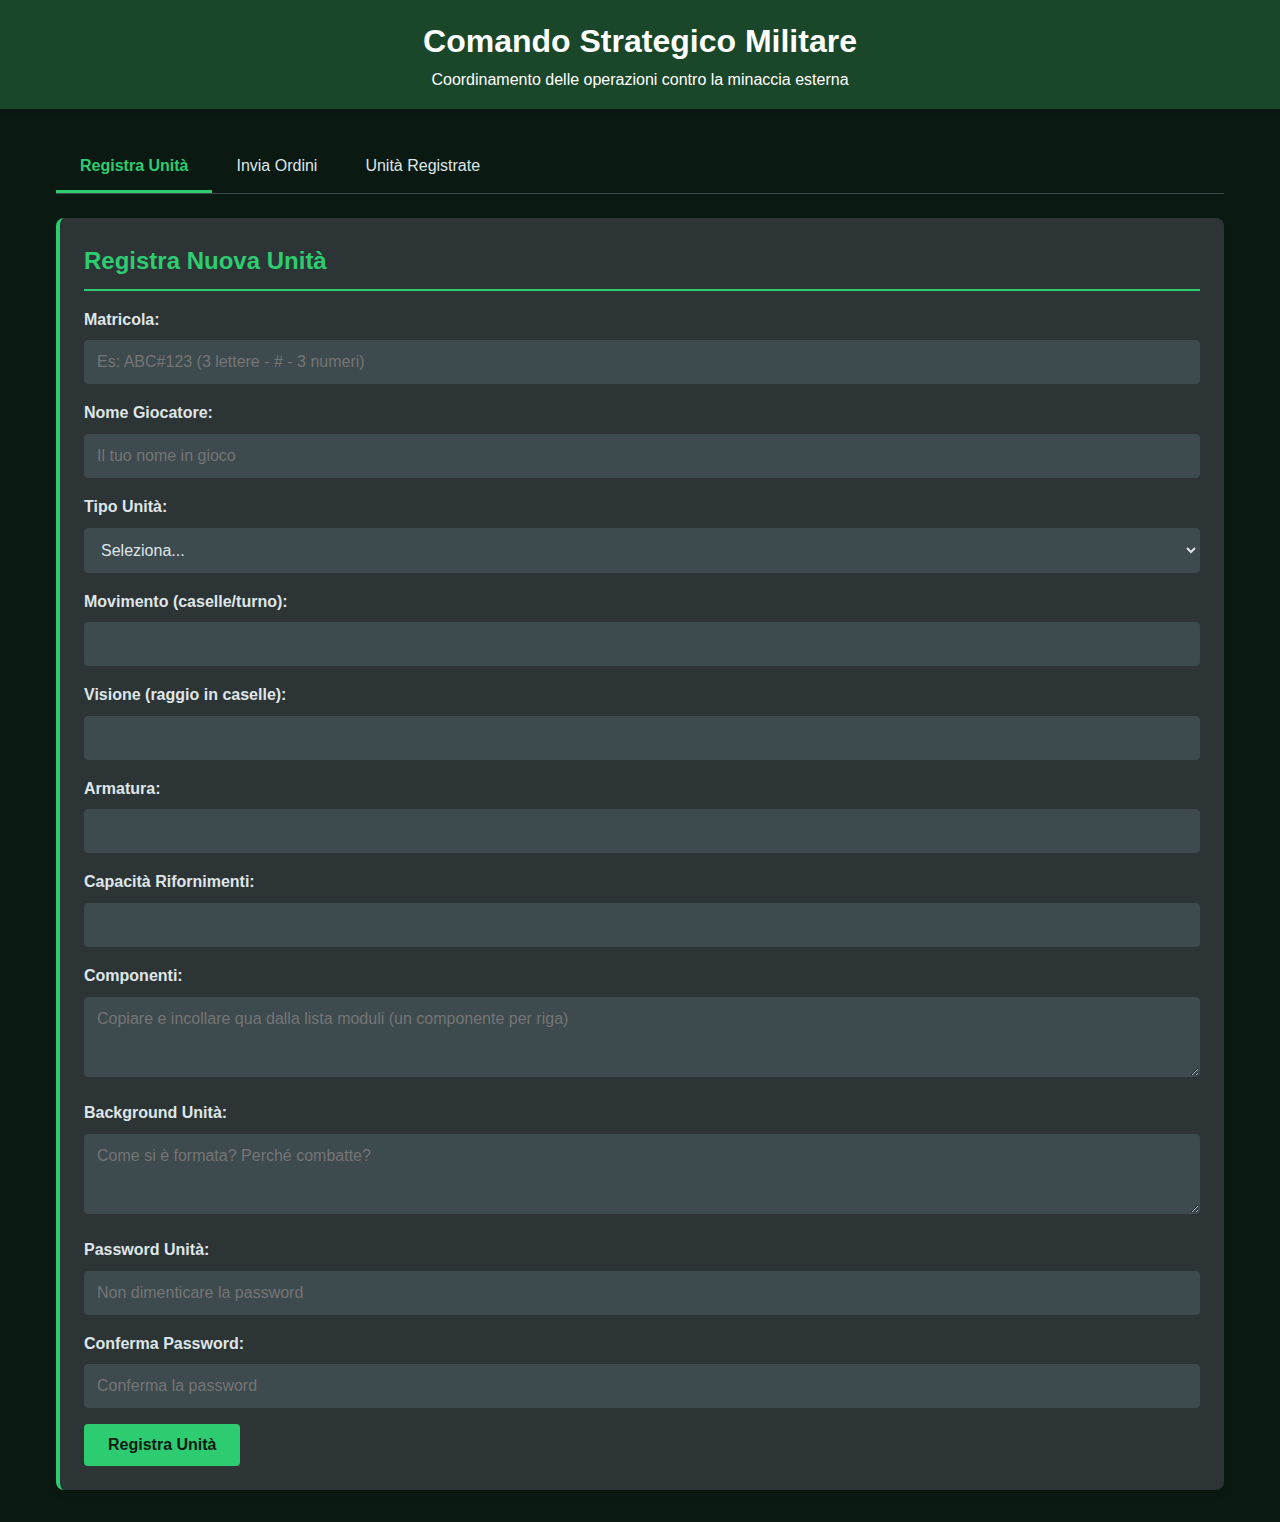
<file: trash.html>
<!DOCTYPE html>
<html lang="it">
<head>
    <meta charset="UTF-8">
    <meta name="viewport" content="width=device-width, initial-scale=1.0">
    <title>Comando Strategico Militare</title>
    <style>
            :root {
            --primary: #1a472a;
            --secondary: #2d3436;
            --accent: #2ecc71;
            --light: #dfe6e9;
            --dark: #0a1a12;
            --status-normal: #27ae60;
            --status-damaged: #f39c12;
            --status-severely-damaged: #e67e22;
            --status-immobilized: #e74c3c;
            --status-destroyed: #7f8c8d;
            --status-pending: #3498db;
            --status-pending-approval: #9b59b6;
        }
        
        * {
            margin: 0;
            padding: 0;
            box-sizing: border-box;
            font-family: 'Segoe UI', Tahoma, Geneva, Verdana, sans-serif;
        }
        
        body {
            background-color: var(--dark);
            color: var(--light);
            line-height: 1.6;
        }
        
        header {
            background-color: var(--primary);
            color: white;
            padding: 1rem 0;
            text-align: center;
            box-shadow: 0 2px 5px rgba(0,0,0,0.2);
        }
        
        .container {
            max-width: 1200px;
            margin: 2rem auto;
            padding: 0 1rem;
        }
        
        .grid {
            display: grid;
            grid-template-columns: repeat(auto-fit, minmax(300px, 1fr));
            gap: 2rem;
        }
        
        .card {
            background-color: var(--secondary);
            border-radius: 8px;
            box-shadow: 0 4px 6px rgba(0,0,0,0.1);
            padding: 1.5rem;
            transition: transform 0.3s ease;
            border-left: 4px solid var(--accent);
        }
        
        .card:hover {
            transform: translateY(-5px);
        }
        
        .card h2 {
            color: var(--accent);
            margin-bottom: 1rem;
            border-bottom: 2px solid var(--accent);
            padding-bottom: 0.5rem;
        }
        
        .form-group {
            margin-bottom: 1rem;
        }
        
        label {
            display: block;
            margin-bottom: 0.5rem;
            font-weight: bold;
            color: var(--light);
        }
        
        input, select, textarea {
            width: 100%;
            padding: 0.75rem;
            border: 1px solid #3d4a4e;
            border-radius: 4px;
            font-size: 1rem;
            background-color: #3d4a4e;
            color: var(--light);
        }
        
        input:focus, select:focus, textarea:focus {
            outline: none;
            border-color: var(--accent);
        }
        
        button {
            background-color: var(--accent);
            color: var(--dark);
            border: none;
            padding: 0.75rem 1.5rem;
            border-radius: 4px;
            cursor: pointer;
            font-size: 1rem;
            transition: all 0.3s;
            font-weight: bold;
        }
        
        button:hover {
            background-color: #27ae60;
            transform: translateY(-2px);
        }
        
        button.secondary {
            background-color: var(--secondary);
            color: var(--light);
            border: 1px solid var(--accent);
        }
        
        .unit-list {
            margin-top: 2rem;
        }
        
        .unit-item {
            background-color: var(--secondary);
            padding: 1rem;
            margin-bottom: 1rem;
            border-radius: 4px;
            box-shadow: 0 2px 4px rgba(0,0,0,0.1);
            display: flex;
            justify-content: space-between;
            align-items: center;
            border-left: 4px solid var(--accent);
        }
        
        .unit-info {
            flex: 1;
        }
        
        .unit-actions {
            margin-left: 1rem;
            display: flex;
            gap: 0.5rem;
        }
        
        .status-badge {
            display: inline-block;
            padding: 0.25rem 0.5rem;
            border-radius: 20px;
            font-size: 0.8rem;
            font-weight: bold;
            margin-left: 0.5rem;
            color: white;
        }
        
        .status-normal {
            background-color: var(--status-normal);
        }
        
        .status-damaged {
            background-color: var(--status-damaged);
        }
        
        .status-severely-damaged {
            background-color: var(--status-severely-damaged);
        }
        
        .status-immobilized {
            background-color: var(--status-immobilized);
        }
        
        .status-destroyed {
            background-color: var(--status-destroyed);
        }
        
        .status-pending {
            background-color: var(--status-pending);
        }
        
        .status-pending-approval {
            background-color: var(--status-pending-approval);
        }
        
        .rank-badge {
            display: inline-block;
            padding: 0.25rem 0.5rem;
            border-radius: 4px;
            font-size: 0.8rem;
            font-weight: bold;
            margin-right: 0.5rem;
            background-color: var(--primary);
            color: white;
        }
        
        @media (max-width: 768px) {
            .grid {
                grid-template-columns: 1fr;
            }
            
            .unit-item {
                flex-direction: column;
                align-items: flex-start;
            }
            
            .unit-actions {
                margin-left: 0;
                margin-top: 1rem;
                width: 100%;
            }
            
            .unit-actions button {
                width: 100%;
            }
        }
        
        /* Modal */
        .modal {
            display: none;
            position: fixed;
            top: 0;
            left: 0;
            width: 100%;
            height: 100%;
            background-color: rgba(0,0,0,0.7);
            z-index: 1000;
            justify-content: center;
            align-items: center;
        }
        
        .modal-content {
            background-color: var(--secondary);
            padding: 2rem;
            border-radius: 8px;
            max-width: 500px;
            width: 90%;
            max-height: 90vh;
            overflow-y: auto;
            box-shadow: 0 5px 15px rgba(0,0,0,0.3);
            border-top: 4px solid var(--accent);
        }
        
        .modal-header {
            display: flex;
            justify-content: space-between;
            align-items: center;
            margin-bottom: 1.5rem;
        }
        
        .close-modal {
            background: none;
            border: none;
            font-size: 1.5rem;
            cursor: pointer;
            color: var(--light);
        }
        
        /* Tabs */
        .tabs {
            display: flex;
            margin-bottom: 1.5rem;
            border-bottom: 1px solid #3d4a4e;
        }
        
        .tab {
            padding: 0.75rem 1.5rem;
            cursor: pointer;
            border-bottom: 3px solid transparent;
            color: var(--light);
            transition: all 0.3s;
        }
        
        .tab.active {
            border-bottom-color: var(--accent);
            font-weight: bold;
            color: var(--accent);
        }
        
        .tab:hover:not(.active) {
            border-bottom-color: #3d4a4e;
        }
        
        .tab-content {
            display: none;
        }
        
        .tab-content.active {
            display: block;
        }
        
        /* Admin section */
        .admin-section {
            background-color: rgba(231, 76, 60, 0.1);
            border: 1px solid rgba(231, 76, 60, 0.3);
            border-radius: 8px;
            padding: 1rem;
            margin-top: 2rem;
        }
        
        .admin-section h2 {
            color: #e74c3c;
        }
        
        /* Error message */
        .error-message {
            color: #e74c3c;
            font-size: 0.9rem;
            margin-top: 0.25rem;
            display: none;
        }
        
        /* Login form */
        .login-form {
            max-width: 400px;
            margin: 0 auto;
        }
        
        /* Supply indicator */
        .supply-indicator {
            display: inline-block;
            padding: 0.25rem 0.5rem;
            background-color: #34495e;
            border-radius: 4px;
            font-size: 0.9rem;
        }
        
        /* Component list */
        .component-list {
            list-style-type: none;
            margin-top: 0.5rem;
        }
 
    </style>
</head>
<body>
    <header>
        <h1>Comando Strategico Militare</h1>
        <p>Coordinamento delle operazioni contro la minaccia esterna</p>
    </header>
    
    <div class="container">
        <div class="tabs">
            <div class="tab active" data-tab="register">Registra Unità</div>
            <div class="tab" data-tab="orders">Invia Ordini</div>
            <div class="tab" data-tab="units">Unità Registrate</div>
            <div class="tab" data-tab="admin" id="adminTab">Comando Supremo</div>
        </div>
        
        <div id="register" class="tab-content active">
            <div class="card">
                <h2>Registra Nuova Unità</h2>
                <form id="unitForm">
                    <div class="form-group">
                        <label for="matricola" class="required-field">Matricola:</label>
                        <input type="text" id="matricola" required placeholder="Es: ABC#123 (3 lettere - # - 3 numeri)" pattern="[A-Za-z]{3}#\d{3}" title="Inserire 3 lettere seguite da # e 3 numeri (es: ABC#123)">
                        <div class="error-message" id="matricolaError">Formato non valido o codice già esistente</div>
                    </div>
                    
                    <div class="form-group">
                        <label for="nickname" class="required-field">Nome Giocatore:</label>
                        <input type="text" id="nickname" required placeholder="Il tuo nome in gioco">
                    </div>
                    
                    <div class="form-group">
                        <label for="unitType" class="required-field">Tipo Unità:</label>
                        <select id="unitType" required>
                            <option value="">Seleziona...</option>
                            <option value="fanteria">Fanteria</option>
                            <option value="ingegneri">Ingegneri</option>
                            <option value="motorizzata">Motorizzata</option>
                            <option value="artiglieria">Artiglieria</option>
                            <option value="aerei">Aerei</option>
                            <option value="elite">Elite</option>
                        </select>
                    </div>
                    
                    <div class="form-group">
                        <label for="movement" class="required-field">Movimento (caselle/turno):</label>
                        <input type="number" id="movement" min="1" max="10" required>
                    </div>
                    
                    <div class="form-group">
                        <label for="vision" class="required-field">Visione (raggio in caselle):</label>
                        <input type="number" id="vision" min="1" max="10" required>
                    </div>
                    
                    <div class="form-group">
                        <label for="armor" class="required-field">Armatura:</label>
                        <input type="number" id="armor" min="0" max="10" required>
                    </div>
                    
                    <div class="form-group">
                        <label for="supply" class="required-field">Capacità Rifornimenti:</label>
                        <input type="number" id="supply" min="0" max="10" required>
                    </div>
                    
                    <div class="form-group">
                        <label for="components" class="required-field">Componenti:</label>
                        <textarea id="components" rows="3" required placeholder="Copiare e incollare qua dalla lista moduli (un componente per riga)"></textarea>
                    </div>
                    
                    <div class="form-group">
                        <label for="lore" class="required-field">Background Unità:</label>
                        <textarea id="lore" rows="3" required placeholder="Come si è formata? Perché combatte?"></textarea>
                    </div>
                    
                    <div class="form-group">
                        <label for="password" class="required-field">Password Unità:</label>
                        <input type="password" id="password" required placeholder="Non dimenticare la password">
                    </div>
                    
                    <div class="form-group">
                        <label for="confirmPassword" class="required-field">Conferma Password:</label>
                        <input type="password" id="confirmPassword" required placeholder="Conferma la password">
                        <div class="error-message" id="passwordError">Le password non coincidono</div>
                    </div>
                    
                    <button type="submit">Registra Unità</button>
                </form>
            </div>
        </div>
        
        <div id="orders" class="tab-content">
            <div class="card">
                <h2>Invia Ordini</h2>
                <p class="supply-indicator">Turno corrente: <span id="currentTurn">1</span> - Prossimo turno: <span id="nextTurnDate"></span></p>
                
                <form id="orderForm">
                    <div class="form-group">
                        <label for="unitId">Seleziona Unità:</label>
                        <select id="unitId" required>
                            <option value="">Seleziona un'unità...</option>
                            <!-- Unit options will be added dynamically -->
                        </select>
                    </div>
                    
                    <div class="form-group">
                        <label for="unitPassword">Password Unità:</label>
                        <input type="password" id="unitPassword" required placeholder="Inserisci la password dell'unità">
                    </div>
                    
                    <div class="form-group">
                        <label for="orderType">Tipo di Ordine:</label>
                        <select id="orderType" required>
                            <option value="">Seleziona...</option>
                            <option value="move">Movimento</option>
                            <option value="ability">Abilità</option>
                            <option value="embark">Salire/Scendere</option>
                            <option value="upgrade">Upgrade</option>
                            <option value="recover">Ripristinarsi</option>
                            <option value="cover">Coprirsi</option>
                            <option value="recon">Ricognizione</option>
                            <option value="camouflage">Camuffarsi</option>
                        </select>
                    </div>
                    
                    <div class="form-group" id="moveFields" style="display:none;">
                        <label for="moveCoords">Coordinate di Movimento (es: G5 -> G8):</label>
                        <input type="text" id="moveCoords" placeholder="Formato: A1 -> B2">
                    </div>
                    
                    <div class="form-group" id="abilityFields" style="display:none;">
                        <label for="abilityDetails">Specifica Abilità:</label>
                        <input type="text" id="abilityDetails" placeholder="Descrivi l'abilità da usare">
                    </div>
                    
                    <div class="form-group" id="embarkFields" style="display:none;">
                        <label for="embarkDetails">Dettagli Imbarco/Sbarco:</label>
                        <input type="text" id="embarkDetails" placeholder="Specifica il veicolo o la posizione">
                    </div>
                    
                    <div class="form-group" id="upgradeFields" style="display:none;">
                        <label for="upgradeDetails">Upgrade da applicare:</label>
                        <input type="text" id="upgradeDetails" placeholder="Descrivi l'upgrade">
                    </div>
                    
                    <div class="form-group">
                        <label for="orderDetails">Note Aggiuntive:</label>
                        <textarea id="orderDetails" rows="3" placeholder="Eventuali dettagli aggiuntivi..."></textarea>
                    </div>
                    
                    <button type="submit">Invia Ordine</button>
                </form>
            </div>
        </div>
        
        <div id="units" class="tab-content">
            <h2>Unità Registrate</h2>
            <div class="unit-list" id="unitList">
                <!-- Unit items will be added dynamically -->
                <p>Nessuna unità registrata.</p>
            </div>
        </div>
        
        <div id="admin" class="tab-content">
            <div class="card">
                <h2>Accesso Comando Supremo</h2>
                <form id="adminLoginForm" class="login-form">
                    <div class="form-group">
                        <label for="adminUsername">Username:</label>
                        <input type="text" id="adminUsername" required>
                    </div>
                    
                    <div class="form-group">
                        <label for="adminPassword">Password:</label>
                        <input type="password" id="adminPassword" required>
                    </div>
                    
                    <button type="submit">Accedi</button>
                </form>
                
                <div id="adminPanel" style="display:none;">
                    <h2>Pannello Comando Supremo</h2>
                    <div class="admin-section">
                        <h3>Tutte le Unità Registrate</h3>
                        <div class="unit-list" id="adminUnitList">
                            <!-- All units will be listed here -->
                        </div>
                    </div>
                    
                    <div class="admin-section">
                        <h3>Gestione Unità</h3>
                        <form id="adminEditForm">
                            <div class="form-group">
                                <label for="adminEditUnit">Seleziona Unità:</label>
                                <select id="adminEditUnit" required>
                                    <option value="">Seleziona un'unità...</option>
                                </select>
                            </div>
                            
                            <div class="form-group">
                                <label for="adminEditRank">Grado/Ruolo:</label>
                                <select id="adminEditRank">
                                    <option value="soldato">Soldato</option>
                                    <option value="caporale">Caporale</option>
                                    <option value="capitano">Capitano</option>
                                    <option value="presidente">Presidente del Congresso</option>
                                </select>
                            </div>
                            
                            <div class="form-group">
                                <label for="adminEditStatus">Stato Unità:</label>
                                <select id="adminEditStatus">
                                    <option value="pending-approval">In attesa di approvazione</option>
                                    <option value="normal">Normale</option>
                                    <option value="destroyed">Distrutta</option>
                                </select>
                            </div>
                            
                            <div class="form-group">
                                <label for="adminEditPosition">Posizione (y,x):</label>
                                <input type="text" id="adminEditPosition" placeholder="es: G5">
                            </div>
                            
                            <div class="form-group">
                                <label for="adminEditSupply">Rifornimenti (attuali/totali):</label>
                                <input type="text" id="adminEditSupply" placeholder="es: 3/5">
                            </div>
                            
                            <div class="form-group">
                                <label for="adminEditNotes">Note Comando:</label>
                                <textarea id="adminEditNotes" rows="2"></textarea>
                            </div>
                            
                            <button type="submit" class="secondary">Salva Modifiche</button>
                            <button type="button" id="deleteUnitBtn" style="background-color: #e74c3c;">Elimina Unità</button>
                        </form>
                    </div>
                    
                    <div class="admin-section">
                        <h3>Gestione Turno</h3>
                        <div class="form-group">
                            <label>Numero Turno Corrente: <span id="adminCurrentTurn">1</span></label>
                        </div>
                        <button id="advanceTurnBtn">Avanza Turno</button>
                        <button id="resetTurnBtn" class="secondary">Resetta Turno</button>
                    </div>
                </div>
            </div>
        </div>
    </div>
    
    <!-- Modal for success/error messages -->
    <div class="modal" id="messageModal">
        <div class="modal-content">
            <div class="modal-header">
                <h2 id="modalTitle">Messaggio</h2>
                <button class="close-modal" id="closeModalBtn">&times;</button>
            </div>
            <p id="modalMessage">Testo del messaggio...</p>
            <button id="confirmModalBtn">Chiudi</button>
        </div>
    </div>
    
    <script>
        // Game data storage
        let units = JSON.parse(localStorage.getItem('militaryUnits')) || [];
        let gameState = JSON.parse(localStorage.getItem('gameState')) || {
            currentTurn: 1,
            turnStartDate: new Date().toISOString()
        };
        
        // API URLs
        const API_URL = 'https://script.google.com/macros/s/AKfycbzax_zbu_DO5YI-ZrDIQ4TocaCP_ACfpPqzHhEiKDw/dev';
        const API_URL_ALT = 'https://script.googleusercontent.com/macros/echo?user_content_key=[base64]&lib=MLV1ks7wQQ37SnILDHqD1wVTcg6hxLEu9';
        
        let isAdmin = localStorage.getItem('adminLoggedIn') === 'true' || false;
        
        // DOM elements (rimangono uguali)
        const unitForm = document.getElementById('unitForm');
        const orderForm = document.getElementById('orderForm');
        const unitList = document.getElementById('unitList');
        const unitIdSelect = document.getElementById('unitId');
        const adminTab = document.getElementById('adminTab');
        const adminLoginForm = document.getElementById('adminLoginForm');
        const adminPanel = document.getElementById('adminPanel');
        const adminUnitList = document.getElementById('adminUnitList');
        const adminEditForm = document.getElementById('adminEditForm');
        const adminEditUnitSelect = document.getElementById('adminEditUnit');
        const adminEditRankSelect = document.getElementById('adminEditRank');
        const matricolaInput = document.getElementById('matricola');
        const matricolaError = document.getElementById('matricolaError');
        const passwordInput = document.getElementById('password');
        const confirmPasswordInput = document.getElementById('confirmPassword');
        const passwordError = document.getElementById('passwordError');
        const currentTurnSpan = document.getElementById('currentTurn');
        const nextTurnDateSpan = document.getElementById('nextTurnDate');
        const adminCurrentTurnSpan = document.getElementById('adminCurrentTurn');
        const orderTypeSelect = document.getElementById('orderType');
        const deleteUnitBtn = document.getElementById('deleteUnitBtn');
        const advanceTurnBtn = document.getElementById('advanceTurnBtn');
        const resetTurnBtn = document.getElementById('resetTurnBtn');
        const closeModalBtn = document.getElementById('closeModalBtn');
        const confirmModalBtn = document.getElementById('confirmModalBtn');
        const tabs = document.querySelectorAll('.tab');
        const tabContents = document.querySelectorAll('.tab-content');
        
        // Funzione per verificare le credenziali admin dall'API
        async function verifyAdminCredentials(username, password) {
            try {
                const response = await fetch(API_URL);
                const data = await response.json();
                
                // Cerca le credenziali admin nell'API
                const adminUser = data.data.find(item => 
                    item.user_admin && item.password_admin && 
                    item.user_admin === username && item.password_admin === password
                );
                
                return !!adminUser;
            } catch (error) {
                console.error('Errore nel verificare le credenziali admin:', error);
                // Fallback: prova con l'API alternativa
                try {
                    const response = await fetch(API_URL_ALT);
                    const data = await response.json();
                    
                    const adminUser = data.data.find(item => 
                        item.user_admin && item.password_admin && 
                        item.user_admin === username && item.password_admin === password
                    );
                    
                    return !!adminUser;
                } catch (fallbackError) {
                    console.error('Errore anche con API alternativa:', fallbackError);
                    return false;
                }
            }
        }
        
        // Funzione per verificare le credenziali player dall'API
        async function verifyPlayerCredentials(username, password) {
            try {
                const response = await fetch(API_URL);
                const data = await response.json();
                
                // Cerca le credenziali player nell'API
                const player = data.data.find(item => 
                    item.user && item.password && 
                    item.user === username && item.password === password
                );
                
                return !!player;
            } catch (error) {
                console.error('Errore nel verificare le credenziali player:', error);
                // Fallback: prova con l'API alternativa
                try {
                    const response = await fetch(API_URL_ALT);
                    const data = await response.json();
                    
                    const player = data.data.find(item => 
                        item.user && item.password && 
                        item.user === username && item.password === password
                    );
                    
                    return !!player;
                } catch (fallbackError) {
                    console.error('Errore anche con API alternativa:', fallbackError);
                    return false;
                }
            }
        }
        
        // Funzione per ottenere l'unità associata a un player
        async function getPlayerUnit(username) {
            try {
                const response = await fetch(API_URL);
                const data = await response.json();
                
                const player = data.data.find(item => 
                    item.user && item.user === username
                );
                
                return player ? player.unita : null;
            } catch (error) {
                console.error('Errore nel ottenere unità player:', error);
                // Fallback
                try {
                    const response = await fetch(API_URL_ALT);
                    const data = await response.json();
                    
                    const player = data.data.find(item => 
                        item.user && item.user === username
                    );
                    
                    return player ? player.unita : null;
                } catch (fallbackError) {
                    console.error('Errore anche con API alternativa:', fallbackError);
                    return null;
                }
            }
        }

        // Initialize
        document.addEventListener('DOMContentLoaded', function() {
            updateTurnDisplay();
            refreshUnitList();
            updateUnitSelect();
            
            // Set up tab switching
            tabs.forEach(tab => {
                tab.addEventListener('click', function(e) {
                    e.preventDefault();
                    const tabId = this.getAttribute('data-tab');
                    openTab(tabId);
                });
            });
            
            // Set up order type change handler
            orderTypeSelect.addEventListener('change', updateOrderFields);
            
            // Set up admin panel if already logged in
            if (isAdmin) {
                adminPanel.style.display = 'block';
                adminLoginForm.style.display = 'none';
                adminTab.style.display = 'block';
                refreshAdminUnitList();
                updateAdminEditSelect();
            } else {
                adminTab.style.display = 'none';
            }
            
            // Set up modal buttons
            closeModalBtn.addEventListener('click', closeModal);
            confirmModalBtn.addEventListener('click', closeModal);
            
            // Set up admin buttons
            deleteUnitBtn.addEventListener('click', adminDeleteUnit);
            advanceTurnBtn.addEventListener('click', adminAdvanceTurn);
            resetTurnBtn.addEventListener('click', adminResetTurn);
            
            // Initialize order fields visibility
            updateOrderFields();
            
            // Password confirmation check
            confirmPasswordInput.addEventListener('input', checkPasswordMatch);
            passwordInput.addEventListener('input', checkPasswordMatch);
            
            // Force uppercase for matricola
            matricolaInput.addEventListener('input', function() {
                // Mantieni solo lettere maiuscole, numeri e #
                this.value = this.value.toUpperCase().replace(/[^A-Z0-9#]/g, '');
                
                // Inserisci automaticamente il # dopo 3 caratteri se non presente
                if (this.value.length > 3 && !this.value.includes('#')) {
                    this.value = this.value.slice(0, 3) + '#' + this.value.slice(3);
                }
                
                // Limita la lunghezza a 7 caratteri (ABC#123)
                if (this.value.length > 7) {
                    this.value = this.value.slice(0, 7);
                }
            });
        });
        
        function checkPasswordMatch() {
            if (passwordInput.value !== confirmPasswordInput.value) {
                passwordError.style.display = 'block';
                return false;
            } else {
                passwordError.style.display = 'none';
                return true;
            }
        }
        
        // Update turn display
        function updateTurnDisplay() {
            currentTurnSpan.textContent = gameState.currentTurn;
            adminCurrentTurnSpan.textContent = gameState.currentTurn;
            
            // Calculate next turn date (2 days from turn start)
            const turnStartDate = new Date(gameState.turnStartDate);
            const nextTurnDate = new Date(turnStartDate);
            nextTurnDate.setDate(nextTurnDate.getDate() + 2);
            
            nextTurnDateSpan.textContent = nextTurnDate.toLocaleDateString();
        }
        
        // Tab functionality
        function openTab(tabName) {
            // Hide all tab contents
            tabContents.forEach(tab => {
                tab.classList.remove('active');
            });
            
            // Show the selected tab content
            document.getElementById(tabName).classList.add('active');
            
            // Update active tab
            tabs.forEach(tab => {
                tab.classList.remove('active');
                if (tab.getAttribute('data-tab') === tabName) {
                    tab.classList.add('active');
                }
            });
            
            // Refresh unit list if needed
            if (tabName === 'units' || tabName === 'orders' || (tabName === 'admin' && isAdmin)) {
                refreshUnitList();
                updateUnitSelect();
            }
            
            if (tabName === 'admin' && isAdmin) {
                refreshAdminUnitList();
                updateAdminEditSelect();
            }
        }
        
        // Modal functions
        function showModal(title, message) {
            document.getElementById('modalTitle').textContent = title;
            document.getElementById('modalMessage').textContent = message;
            document.getElementById('messageModal').style.display = 'flex';
        }
        
        function closeModal() {
            document.getElementById('messageModal').style.display = 'none';
        }
        
        // Update order fields based on order type
        function updateOrderFields() {
            const orderType = orderTypeSelect.value;
            
            // Hide all fields first
            document.getElementById('moveFields').style.display = 'none';
            document.getElementById('abilityFields').style.display = 'none';
            document.getElementById('embarkFields').style.display = 'none';
            document.getElementById('upgradeFields').style.display = 'none';
            
            // Show relevant fields
            if (orderType === 'move') {
                document.getElementById('moveFields').style.display = 'block';
            } else if (orderType === 'ability') {
                document.getElementById('abilityFields').style.display = 'block';
            } else if (orderType === 'embark') {
                document.getElementById('embarkFields').style.display = 'block';
            } else if (orderType === 'upgrade') {
                document.getElementById('upgradeFields').style.display = 'block';
            }
        }
        
        // Validate matricola format (3 letters - 3 numbers)
        function validateMatricola(matricola) {
            const regex = /^[A-Z]{3}#\d{3}$/;
            return regex.test(matricola);
        }
        
        // Check if matricola already exists
        function matricolaExists(matricola) {
            return units.some(unit => unit.matricola === matricola);
        }
        
        // Get status class based on unit status
        function getStatusClass(status) {
            switch(status) {
                case 'normal': return 'status-normal';
                case 'damaged': return 'status-damaged';
                case 'severely-damaged': return 'status-severely-damaged';
                case 'immobilized': return 'status-immobilized';
                case 'destroyed': return 'status-destroyed';
                case 'pending': return 'status-pending';
                case 'pending-approval': return 'status-pending-approval';
                default: return 'status-pending-approval';
            }
        }
        
        // Get status text based on unit status
        function getStatusText(status) {
            switch(status) {
                case 'normal': return 'Normale';
                case 'destroyed': return 'Distrutta';
                case 'pending': return 'In attesa';
                case 'pending-approval': return 'In attesa di approvazione';
                default: return 'In attesa di approvazione';
            }
        }
        
        // Register new unit
        unitForm.addEventListener('submit', async function(e) {
            e.preventDefault();
            
            const matricola = matricolaInput.value.trim();
            const nickname = document.getElementById('nickname').value.trim();
            const password = document.getElementById('password').value;
            
            // Validate matricola format
            if (!validateMatricola(matricola)) {
                matricolaError.style.display = 'block';
                matricolaError.textContent = 'Formato non valido! Deve essere: 3 lettere MAIUSCOLE + # + 3 numeri (es: ABC#123)';
                return;
            }
            
            // Check if matricola already exists
            if (matricolaExists(matricola)) {
                matricolaError.style.display = 'block';
                matricolaError.textContent = 'Un\'unità con questa matricola (ABC#123) esiste già!';
                return;
            }
            
            // Check password match
            if (!checkPasswordMatch()) {
                return;
            }
            
            // Verifica le credenziali del player dall'API
            const isValidPlayer = await verifyPlayerCredentials(nickname, password);
            if (!isValidPlayer) {
                showModal('Errore', 'Credenziali player non valide! Verifica username e password.');
                return;
            }
            
            // Ottieni l'unità associata al player dall'API
            const playerUnit = await getPlayerUnit(nickname);
            if (playerUnit && playerUnit !== matricola) {
                showModal('Errore', `Questo player è associato all'unità: ${playerUnit}, non a ${matricola}`);
                return;
            }
            
            matricolaError.style.display = 'none';
            
            const newUnit = {
                matricola: matricola,
                nickname: nickname,
                rank: 'soldato', // Default rank, can be changed by admin
                type: document.getElementById('unitType').value,
                movement: parseInt(document.getElementById('movement').value),
                vision: parseInt(document.getElementById('vision').value),
                armor: parseInt(document.getElementById('armor').value),
                supply: `0/${document.getElementById('supply').value}`, // Current/Max supply
                components: document.getElementById('components').value.split('\n').map(c => c.trim()).filter(c => c),
                lore: document.getElementById('lore').value.trim(),
                password: password,
                status: 'pending-approval', // Needs admin approval
                position: 'non ancora schierato',
                orders: [],
                up: 5 // Starting UP as per manual
            };
            
            // Validate required fields
            if (!newUnit.nickname || !newUnit.type || isNaN(newUnit.movement) || 
                isNaN(newUnit.vision) || isNaN(newUnit.armor) || isNaN(parseInt(document.getElementById('supply').value))) {
                showModal('Errore', 'Per favore compila tutti i campi obbligatori!');
                return;
            }
            
            units.push(newUnit);
            localStorage.setItem('militaryUnits', JSON.stringify(units));
            
            // Reset form
            unitForm.reset();
            
            showModal('Successo', 'Unità registrata con successo! In attesa di approvazione da parte del Comando Supremo.');
            
            // Refresh unit list
            refreshUnitList();
            updateUnitSelect();
        });
        
        // Send orders
        orderForm.addEventListener('submit', async function(e) {
            e.preventDefault();
            
            const unitId = document.getElementById('unitId').value;
            const password = document.getElementById('unitPassword').value;
            const orderType = document.getElementById('orderType').value;
            const orderDetails = document.getElementById('orderDetails').value.trim();
            
            // Find the unit
            const unit = units.find(u => u.matricola === unitId);
            
            if (!unit) {
                showModal('Errore', 'Unità non trovata!');
                return;
            }
            
            // Verifica le credenziali del player dall'API
            const isValidPlayer = await verifyPlayerCredentials(unit.nickname, password);
            if (!isValidPlayer) {
                showModal('Errore', 'Credenziali non valide per questa unità!');
                return;
            }
            
            // Check if unit is approved
            if (unit.status === 'pending-approval') {
                showModal('Errore', 'Unità in attesa di approvazione! Non può ricevere ordini.');
                return;
            }
            
            // Check unit status
            if (unit.status === 'immobilized' && orderType === 'move') {
                showModal('Errore', 'Unità immobilizzata non può muoversi!');
                return;
            }
            
            if (unit.status === 'destroyed') {
                showModal('Errore', 'Unità distrutta non può ricevere ordini!');
                return;
            }
            
            // Get specific order details
            let specificDetails = '';
            if (orderType === 'move') {
                specificDetails = document.getElementById('moveCoords').value.trim();
                if (!specificDetails) {
                    showModal('Errore', 'Specifica le coordinate di movimento!');
                    return;
                }
            } else if (orderType === 'ability') {
                specificDetails = document.getElementById('abilityDetails').value.trim();
                if (!specificDetails) {
                    showModal('Errore', 'Specifica l\'abilità da usare!');
                    return;
                }
            } else if (orderType === 'embark') {
                specificDetails = document.getElementById('embarkDetails').value.trim();
                if (!specificDetails) {
                    showModal('Errore', 'Specifica i dettagli di imbarco/sbarco!');
                    return;
                }
            } else if (orderType === 'upgrade') {
                specificDetails = document.getElementById('upgradeDetails').value.trim();
                if (!specificDetails) {
                    showModal('Errore', 'Specifica l\'upgrade da applicare!');
                    return;
                }
            }
            
            // Add order
            const newOrder = {
                type: orderType,
                details: orderDetails,
                specificDetails: specificDetails,
                turn: gameState.currentTurn,
                timestamp: new Date().toISOString(),
                status: 'pending'
            };
            
            unit.orders.push(newOrder);
            localStorage.setItem('militaryUnits', JSON.stringify(units));
            
            // Reset form
            orderForm.reset();
            
            showModal('Successo', 'Ordine inviato con successo!');
        });
        
        // Refresh unit list display
        function refreshUnitList() {
            if (units.length === 0) {
                unitList.innerHTML = '<p>Nessuna unità registrata.</p>';
                return;
            }
            
            unitList.innerHTML = '';
            
            units.forEach(unit => {
                const statusClass = getStatusClass(unit.status);
                const statusText = getStatusText(unit.status);
                
                const unitItem = document.createElement('div');
                unitItem.className = 'unit-item';
                
                unitItem.innerHTML = `
                    <div class="unit-info">
                        <h3><span class="rank-badge">${unit.rank.toUpperCase()}</span> ${unit.matricola} <span class="status-badge ${statusClass}">${statusText}</span></h3>
                        <p><strong>Giocatore:</strong> ${unit.nickname}</p>
                        <p><strong>Tipo:</strong> ${unit.type}</p>
                        <p><strong>Posizione:</strong> ${unit.position}</p>
                        <p><strong>Movimento:</strong> ${unit.movement} caselle</p>
                        <p><strong>Visione:</strong> ${unit.vision} caselle</p>
                        <p><strong>Armatura:</strong> ${unit.armor}</p>
                        <p><strong>Rifornimenti:</strong> <span class="supply-indicator">${unit.supply}</span></p>
                        <p><strong>UP disponibili:</strong> ${unit.up}</p>
                    </div>
                    <div class="unit-actions">
                        <button class="view-details-btn" data-unit-id="${unit.matricola}">Dettagli</button>
                    </div>
                `;
                
                unitList.appendChild(unitItem);
            });
            
            // Add event listeners to detail buttons
            document.querySelectorAll('.view-details-btn').forEach(btn => {
                btn.addEventListener('click', function() {
                    const unitId = this.getAttribute('data-unit-id');
                    viewUnitDetails(unitId);
                });
            });
        }
        
        // Update unit select for orders
        function updateUnitSelect() {
            unitIdSelect.innerHTML = '<option value="">Seleziona un\'unità...</option>';
            
            units.forEach(unit => {
                // Only show approved units for orders
                if (unit.status !== 'pending-approval') {
                    const option = document.createElement('option');
                    option.value = unit.matricola;
                    option.textContent = `${unit.matricola} (${unit.nickname}) - ${unit.type}`;
                    unitIdSelect.appendChild(option);
                }
            });
        }
        
        // View unit details
        function viewUnitDetails(unitId) {
            const unit = units.find(u => u.matricola === unitId);
            
            if (!unit) return;
            
            let ordersHtml = '';
            if (unit.orders.length === 0) {
                ordersHtml = '<p>Nessun ordine registrato per questa unità.</p>';
            } else {
                ordersHtml = '<ul>';
                unit.orders.forEach(order => {
                    ordersHtml += `
                        <li>
                            <strong>${order.type}</strong> (Turno ${order.turn}) - ${new Date(order.timestamp).toLocaleString()}
                            ${order.specificDetails ? `<p>${order.specificDetails}</p>` : ''}
                            <p>${order.details}</p>
                            <small>Stato: ${order.status}</small>
                        </li>
                    `;
                });
                ordersHtml += '</ul>';
            }
            
            let componentsHtml = '';
            if (unit.components && unit.components.length > 0) {
                componentsHtml = '<ul class="component-list">';
                unit.components.forEach(comp => {
                    if (comp.trim()) {
                        componentsHtml += `<li class="component-item">${comp}</li>`;
                    }
                });
                componentsHtml += '</ul>';
            } else {
                componentsHtml = '<p>Nessun componente aggiuntivo</p>';
            }
            
            showModal(
                `Dettagli Unità: ${unit.matricola}`,
                `
                <p><strong>Giocatore:</strong> ${unit.nickname}</p>
                <p><strong>Grado:</strong> ${unit.rank}</p>
                <p><strong>Tipo:</strong> ${unit.type}</p>
                <p><strong>Stato:</strong> <span class="status-badge ${getStatusClass(unit.status)}">${getStatusText(unit.status)}</span></p>
                <p><strong>Posizione:</strong> ${unit.position}</p>
                <p><strong>Movimento Massimo:</strong> ${unit.movement}</p>
                <p><strong>Visione:</strong> ${unit.vision}</p>
                <p><strong>Armatura:</strong> ${unit.armor}</p>
                <p><strong>Rifornimenti:</strong> ${unit.supply}</p>
                <p><strong>UP disponibili:</strong> ${unit.up}</p>
                <h3>Componenti:</h3>
                ${componentsHtml}
                <h3>Background:</h3>
                <p>${unit.lore}</p>
                <h3>Ordini:</h3>
                ${ordersHtml}
                `
            );
        }
        
        // Admin login
        adminLoginForm.addEventListener('submit', async function(e) {
            e.preventDefault();
            
            const username = document.getElementById('adminUsername').value.trim();
            const password = document.getElementById('adminPassword').value;
            
            // Verifica le credenziali admin dall'API
            const isValidAdmin = await verifyAdminCredentials(username, password);
            
            if (isValidAdmin) {
                isAdmin = true;
                adminPanel.style.display = 'block';
                adminLoginForm.style.display = 'none';
                adminTab.style.display = 'block';
                showModal('Accesso Consentito', 'Accesso al Comando Supremo autorizzato!');
                refreshAdminUnitList();
                updateAdminEditSelect();
                localStorage.setItem('adminLoggedIn', 'true');
            } else {
                showModal('Accesso Negato', 'Credenziali non valide per il Comando Supremo');
            }
        });
        
        // Refresh admin unit list
        function refreshAdminUnitList() {
            if (units.length === 0) {
                adminUnitList.innerHTML = '<p>Nessuna unità registrata.</p>';
                return;
            }
            
            adminUnitList.innerHTML = '';
            
            units.forEach(unit => {
                const statusClass = getStatusClass(unit.status);
                const statusText = getStatusText(unit.status);
                
                const unitItem = document.createElement('div');
                unitItem.className = 'unit-item';
                
                unitItem.innerHTML = `
                    <div class="unit-info">
                        <h3><span class="rank-badge">${unit.rank.toUpperCase()}</span> ${unit.matricola} <span class="status-badge ${statusClass}">${statusText}</span></h3>
                        <p><strong>Giocatore:</strong> ${unit.nickname}</p>
                        <p><strong>Tipo:</strong> ${unit.type}</p>
                        <p><strong>Posizione:</strong> ${unit.position}</p>
                        <p><strong>Rifornimenti:</strong> ${unit.supply}</p>
                        <p><strong>UP:</strong> ${unit.up}</p>
                    </div>
                `;
                
                adminUnitList.appendChild(unitItem);
            });
        }
        
        // Update admin edit select
        function updateAdminEditSelect() {
            adminEditUnitSelect.innerHTML = '<option value="">Seleziona un\'unità...</option>';
            adminEditUnitSelect.innerHTML += '<option value="all">Tutte le unità</option>';
            
            units.forEach(unit => {
                const option = document.createElement('option');
                option.value = unit.matricola;
                option.textContent = `${unit.matricola} (${unit.nickname}) - ${unit.type}`;
                adminEditUnitSelect.appendChild(option);
            });
        }
        
        // When admin selects a unit to edit
        adminEditUnitSelect.addEventListener('change', function() {
            const matricola = this.value;
            
            if (matricola === 'all') {
                // Handle "all units" case
                document.getElementById('adminEditStatus').value = '';
                document.getElementById('adminEditPosition').value = '';
                document.getElementById('adminEditSupply').value = '';
                document.getElementById('adminEditNotes').value = '';
                return;
            }
            
            const unit = units.find(u => u.matricola === matricola);
            
            if (unit) {
                document.getElementById('adminEditRank').value = unit.rank;
                document.getElementById('adminEditStatus').value = unit.status;
                document.getElementById('adminEditPosition').value = unit.position;
                
                // Handle supply (current/max)
                if (unit.supply) {
                    document.getElementById('adminEditSupply').value = unit.supply;
                } else {
                    document.getElementById('adminEditSupply').value = '0/0';
                }
                
                document.getElementById('adminEditNotes').value = unit.adminNotes || '';
            }
        });
        
        // Admin edit form submission
        adminEditForm.addEventListener('submit', function(e) {
            e.preventDefault();
            
            const matricola = adminEditUnitSelect.value;
            
            if (matricola === 'all') {
                showModal('Errore', 'Seleziona un\'unità specifica da modificare');
                return;
            }
            
            const unit = units.find(u => u.matricola === matricola);
            
            if (!unit) {
                showModal('Errore', 'Unità non trovata!');
                return;
            }
            
            // Update unit data
            unit.rank = document.getElementById('adminEditRank').value;
            unit.status = document.getElementById('adminEditStatus').value;
            unit.position = document.getElementById('adminEditPosition').value.trim() || 'non ancora schierato';
            unit.supply = document.getElementById('adminEditSupply').value;
            unit.adminNotes = document.getElementById('adminEditNotes').value.trim();
            
            localStorage.setItem('militaryUnits', JSON.stringify(units));
            
            showModal('Successo', 'Unità aggiornata con successo!');
            
            // Refresh all lists
            refreshUnitList();
            refreshAdminUnitList();
            updateUnitSelect();
            updateAdminEditSelect();
        });
        
        // Admin delete unit
        function adminDeleteUnit() {
            const matricola = adminEditUnitSelect.value;
            
            if (!matricola || matricola === 'all') {
                showModal('Errore', 'Seleziona un\'unità da eliminare');
                return;
            }
            
            if (confirm(`Sei sicuro di voler eliminare l'unità ${matricola}? Questa azione è irreversibile.`)) {
                units = units.filter(u => u.matricola !== matricola);
                localStorage.setItem('militaryUnits', JSON.stringify(units));
                
                // Reset form
                adminEditForm.reset();
                
                showModal('Successo', 'Unità eliminata con successo!');
                
                // Refresh all lists
                refreshUnitList();
                refreshAdminUnitList();
                updateUnitSelect();
                updateAdminEditSelect();
            }
        }
        
        // Admin advance turn
        function adminAdvanceTurn() {
            gameState.currentTurn += 1;
            gameState.turnStartDate = new Date().toISOString();
            localStorage.setItem('gameState', JSON.stringify(gameState));
            
            // Update display
            updateTurnDisplay();
            
            showModal('Turno Avanzato', `Il turno è stato avanzato a ${gameState.currentTurn}. Tutti gli ordini sono stati resettati.`);
        }
        
        // Admin reset turn
        function adminResetTurn() {
            if (confirm('Sei sicuro di voler resettare il conteggio dei turni? Questo azzererà il turno corrente a 1.')) {
                gameState.currentTurn = 1;
                gameState.turnStartDate = new Date().toISOString();
                localStorage.setItem('gameState', JSON.stringify(gameState));
                
                // Update display
                updateTurnDisplay();
                
                showModal('Turno Resettato', 'Il conteggio dei turni è stato resettato a 1.');
            }
        }
    </script>
</body>
</html>
<!-- 1400 -->
</file>
<file: sector-main (2)/style.css>
:root {
  --primary: #1a365d;
  --primary-light: #2d4a80;
  --secondary: #4a5568;
  --accent: #4299e1;
  --accent-light: #63b3ed;
  --success: #38a169;
  --warning: #d69e2e;
  --danger: #e53e3e;
  --light: #f7fafc;
  --dark: #2d3748;
  --gray: #a0aec0;
  --gray-light: #edf2f7;
  --border-radius: 12px;
  --shadow: 0 4px 6px -1px rgba(0, 0, 0, 0.1), 0 2px 4px -1px rgba(0, 0, 0, 0.06);
  --transition: all 0.3s ease;
}

* {
  margin: 0;
  padding: 0;
  box-sizing: border-box;
  font-family: "Segoe UI", Tahoma, Geneva, Verdana, sans-serif;
}

body {
  background: linear-gradient(135deg, #f5f7fa 0%, #c3cfe2 100%);
  color: var(--dark);
  min-height: 100vh;
  line-height: 1.6;
}

.container {
  max-width: 1200px;
  margin: 0 auto;
  padding: 20px;
}

header {
  background: linear-gradient(
    135deg,
    var(--primary) 0%,
    var(--primary-light) 100%
  );
  color: white;
  padding: 1.5rem 2rem;
  border-radius: var(--border-radius);
  margin-bottom: 2rem;
  display: flex;
  justify-content: space-between;
  align-items: center;
  box-shadow: var(--shadow);
  position: relative;
  overflow: hidden;
}

.header-content {
  display: flex;
  justify-content: space-between;
  align-items: center;
  width: 100%;
}

.header-title {
  display: flex;
  align-items: center;
  gap: 10px;
}

.header-title i {
  font-size: 1.8rem;
  color: var(--accent-light);
}

.tabs-container {
  background: white;
  border-radius: var(--border-radius);
  overflow: hidden;
  box-shadow: var(--shadow);
  margin-bottom: 2rem;
}

.tabs {
  display: flex;
  background: var(--gray-light);
  overflow-x: auto;
}

.tab {
  flex: 1;
  padding: 1.2rem;
  text-align: center;
  cursor: pointer;
  background: var(--secondary);
  color: white;
  transition: var(--transition);
  font-weight: 600;
  display: flex;
  align-items: center;
  justify-content: center;
  gap: 8px;
  min-width: 200px;
}

.tab:hover {
  background: var(--primary-light);
}

.tab.active {
  background: white;
  color: var(--primary);
  box-shadow: 0 -2px 0 0 var(--accent) inset;
}

.tab-content {
  display: none;
  padding: 2.5rem;
  animation: fadeIn 0.5s ease;
}

@keyframes fadeIn {
  from {
    opacity: 0;
    transform: translateY(10px);
  }
  to {
    opacity: 1;
    transform: translateY(0);
  }
}

.tab-content.active {
  display: block;
}

.section-title {
  display: flex;
  align-items: center;
  gap: 10px;
  margin-bottom: 1.5rem;
  color: var(--primary);
  font-size: 1.5rem;
}

.section-title i {
  color: var(--accent);
}

.form-container {
  background: var(--gray-light);
  padding: 2rem;
  border-radius: var(--border-radius);
  box-shadow: var(--shadow);
}

.form-grid {
  display: grid;
  grid-template-columns: repeat(auto-fit, minmax(300px, 1fr));
  gap: 1.5rem;
}

.form-group {
  margin-bottom: 1.5rem;
}

label {
  display: block;
  margin-bottom: 0.7rem;
  font-weight: 600;
  color: var(--primary);
  display: flex;
  align-items: center;
  gap: 5px;
}

.required::after {
  content: "*";
  color: var(--danger);
  margin-left: 4px;
}

input,
select,
textarea {
  width: 100%;
  padding: 14px;
  border: 2px solid #e2e8f0;
  border-radius: 8px;
  font-size: 1rem;
  transition: var(--transition);
  background: white;
}

input:focus,
select:focus,
textarea:focus {
  border-color: var(--accent);
  outline: none;
  box-shadow: 0 0 0 3px rgba(66, 153, 225, 0.2);
}

button {
  background: var(--accent);
  color: white;
  border: none;
  padding: 14px 28px;
  border-radius: 8px;
  cursor: pointer;
  font-size: 1rem;
  font-weight: 600;
  transition: var(--transition);
  display: inline-flex;
  align-items: center;
  gap: 8px;
  box-shadow: 0 2px 4px rgba(66, 153, 225, 0.3);
}

button:hover {
  background: var(--primary);
  transform: translateY(-2px);
  box-shadow: 0 4px 8px rgba(66, 153, 225, 0.4);
}

button:active {
  transform: translateY(0);
}

.btn-success {
  background: var(--success);
  box-shadow: 0 2px 4px rgba(56, 161, 105, 0.3);
}

.btn-warning {
  background: var(--warning);
  box-shadow: 0 2px 4px rgba(214, 158, 46, 0.3);
}

.btn-danger {
  background: var(--danger);
  box-shadow: 0 2px 4px rgba(229, 62, 62, 0.3);
}

.units-grid {
  display: grid;
  grid-template-columns: repeat(auto-fill, minmax(320px, 1fr));
  gap: 1.5rem;
  margin-top: 1.5rem;
}

.unit-card {
  background: white;
  border-radius: var(--border-radius);
  padding: 1.5rem;
  box-shadow: var(--shadow);
  border-left: 4px solid var(--accent);
  transition: var(--transition);
  position: relative;
  overflow: hidden;
}

.unit-card:hover {
  transform: translateY(-5px);
  box-shadow: 0 10px 15px -3px rgba(0, 0, 0, 0.1),
    0 4px 6px -2px rgba(0, 0, 0, 0.05);
}

.unit-card.approved {
  border-left-color: var(--success);
}

.unit-card.pending {
  border-left-color: var(--warning);
}

.unit-header {
  display: flex;
  justify-content: space-between;
  align-items: center;
  margin-bottom: 1rem;
}

.unit-id {
  font-weight: bold;
  color: var(--primary);
  font-size: 1.1rem;
}

.unit-nick {
  color: var(--secondary);
  font-style: italic;
}

.unit-details {
  display: grid;
  grid-template-columns: repeat(2, 1fr);
  gap: 0.8rem;
  margin-bottom: 1rem;
}

.unit-detail {
  display: flex;
  flex-direction: column;
}

.detail-label {
  font-size: 0.8rem;
  color: var(--gray);
  text-transform: uppercase;
  letter-spacing: 0.5px;
}

.detail-value {
  font-weight: 600;
  color: var(--primary);
}

.status {
  display: inline-flex;
  align-items: center;
  padding: 6px 14px;
  border-radius: 20px;
  font-size: 0.8rem;
  font-weight: bold;
  gap: 5px;
}

.status-approved {
  background: #c6f6d5;
  color: #22543d;
}

.status-pending {
  background: #fef5e7;
  color: #744210;
}

.notification {
  position: fixed;
  top: 20px;
  right: 20px;
  padding: 1rem 1.5rem;
  border-radius: var(--border-radius);
  color: white;
  font-weight: bold;
  z-index: 1000;
  transform: translateX(400px);
  transition: transform 0.3s ease;
  display: flex;
  align-items: center;
  gap: 10px;
  box-shadow: var(--shadow);
  max-width: 400px;
}

.notification.show {
  transform: translateX(0);
}

.notification.success {
  background: var(--success);
}

.notification.error {
  background: var(--danger);
}

.notification.warning {
  background: var(--warning);
}

.notification.info {
  background: var(--accent);
}

.loading {
  text-align: center;
  padding: 3rem;
  color: var(--secondary);
  display: flex;
  flex-direction: column;
  align-items: center;
  gap: 15px;
}

.loading-spinner {
  width: 40px;
  height: 40px;
  border: 4px solid var(--gray-light);
  border-top: 4px solid var(--accent);
  border-radius: 50%;
  animation: spin 1s linear infinite;
}

@keyframes spin {
  0% {
    transform: rotate(0deg);
  }
  100% {
    transform: rotate(360deg);
  }
}

.empty-state {
  text-align: center;
  padding: 3rem;
  color: var(--secondary);
}

.empty-state i {
  font-size: 3rem;
  margin-bottom: 1rem;
  color: var(--gray);
}

.card {
  background: white;
  border-radius: var(--border-radius);
  padding: 2rem;
  box-shadow: var(--shadow);
  margin-bottom: 1.5rem;
}

.card-title {
  font-size: 1.2rem;
  font-weight: 600;
  color: var(--primary);
  margin-bottom: 1rem;
  display: flex;
  align-items: center;
  gap: 10px;
}

.card-title i {
  color: var(--accent);
}

.units-stats {
  display: flex;
  gap: 15px;
  margin-bottom: 1.5rem;
  padding: 1rem;
  background: var(--gray-light);
  border-radius: var(--border-radius);
}

.unit-stat {
  display: flex;
  flex-direction: column;
  align-items: center;
  padding: 10px 15px;
  background: white;
  border-radius: 8px;
  box-shadow: 0 2px 4px rgba(0, 0, 0, 0.05);
}

.unit-stat-value {
  font-size: 1.5rem;
  font-weight: bold;
  color: var(--primary);
}

.unit-stat-label {
  font-size: 0.8rem;
  color: var(--secondary);
  text-transform: uppercase;
  letter-spacing: 0.5px;
}

/* Map */
.grid-button {
	padding: 10px 20px;
	background-color: #4CAF50;
	color: white;
	border: none;
	border-radius: 5px;
	cursor: pointer;
	font-size: 16px;
	transition: background-color 0.3s;
}

.grid-button:hover {
	background-color: #45a049;
}

.grid-container {
	display: grid;
	margin: 10px auto;
	border: 1px solid #7c7c7c;
	transform-origin: 0 0;
	width: max-content;
	height: max-content;
  gap: 1px;
}

.grid-cell {
	transition: background-color 0.2s;
	aspect-ratio: 1 / 1;
	width: max-content;
}

#zoom-container {
	overflow: auto;
}

/* Responsive */
@media (max-width: 768px) {
  .header-content {
    flex-direction: column;
    gap: 15px;
    text-align: center;
  }

  .tabs {
    flex-direction: column;
  }

  .tab {
    min-width: 100%;
  }

  .tab-content {
    padding: 1.5rem;
  }

  .form-grid {
    grid-template-columns: 1fr;
  }

  .units-grid {
    grid-template-columns: 1fr;
  }

  .unit-details {
    grid-template-columns: 1fr;
  }

  .units-stats {
    flex-direction: column;
  }
}
</file>
<file: style.css>
:root {
  --primary: #1a365d;
  --primary-light: #2d4a80;
  --secondary: #4a5568;
  --accent: #4299e1;
  --accent-light: #63b3ed;
  --success: #38a169;
  --warning: #d69e2e;
  --danger: #e53e3e;
  --light: #f7fafc;
  --dark: #2d3748;
  --gray: #a0aec0;
  --gray-light: #edf2f7;
  --border-radius: 12px;
  --shadow: 0 4px 6px -1px rgba(0, 0, 0, 0.1), 0 2px 4px -1px rgba(0, 0, 0, 0.06);
  --transition: all 0.3s ease;
}

* {
  margin: 0;
  padding: 0;
  box-sizing: border-box;
  font-family: "Segoe UI", Tahoma, Geneva, Verdana, sans-serif;
}

body {
  background: linear-gradient(135deg, #f5f7fa 0%, #c3cfe2 100%);
  color: var(--dark);
  min-height: 100vh;
  line-height: 1.6;
}

.container {
  max-width: 1200px;
  margin: 0 auto;
  padding: 20px;
}

header {
  background: linear-gradient(
    135deg,
    var(--primary) 0%,
    var(--primary-light) 100%
  );
  color: white;
  padding: 1.5rem 2rem;
  border-radius: var(--border-radius);
  margin-bottom: 2rem;
  display: flex;
  justify-content: space-between;
  align-items: center;
  box-shadow: var(--shadow);
  position: relative;
  overflow: hidden;
}

.header-content {
  display: flex;
  justify-content: space-between;
  align-items: center;
  width: 100%;
}

.header-title {
  display: flex;
  align-items: center;
  gap: 10px;
}

.header-title i {
  font-size: 1.8rem;
  color: var(--accent-light);
}

.tabs-container {
  background: white;
  border-radius: var(--border-radius);
  overflow: hidden;
  box-shadow: var(--shadow);
  margin-bottom: 2rem;
}

.tabs {
  display: flex;
  background: var(--gray-light);
  overflow-x: auto;
}

.tab {
  flex: 1;
  padding: 1.2rem;
  text-align: center;
  cursor: pointer;
  background: var(--secondary);
  color: white;
  transition: var(--transition);
  font-weight: 600;
  display: flex;
  align-items: center;
  justify-content: center;
  gap: 8px;
  min-width: 200px;
}

.tab:hover {
  background: var(--primary-light);
}

.tab.active {
  background: white;
  color: var(--primary);
  box-shadow: 0 -2px 0 0 var(--accent) inset;
}

.tab-content {
  display: none;
  padding: 2.5rem;
  animation: fadeIn 0.5s ease;
}

@keyframes fadeIn {
  from {
    opacity: 0;
    transform: translateY(10px);
  }
  to {
    opacity: 1;
    transform: translateY(0);
  }
}

.tab-content.active {
  display: block;
}

.section-title {
  display: flex;
  align-items: center;
  gap: 10px;
  margin-bottom: 1.5rem;
  color: var(--primary);
  font-size: 1.5rem;
}

.section-title i {
  color: var(--accent);
}

.form-container {
  background: var(--gray-light);
  padding: 2rem;
  border-radius: var(--border-radius);
  box-shadow: var(--shadow);
}

.form-grid {
  display: grid;
  grid-template-columns: repeat(auto-fit, minmax(300px, 1fr));
  gap: 1.5rem;
}

.form-group {
  margin-bottom: 1.5rem;
}

label {
  display: block;
  margin-bottom: 0.7rem;
  font-weight: 600;
  color: var(--primary);
  display: flex;
  align-items: center;
  gap: 5px;
}

.required::after {
  content: "*";
  color: var(--danger);
  margin-left: 4px;
}

input,
select,
textarea {
  width: 100%;
  padding: 14px;
  border: 2px solid #e2e8f0;
  border-radius: 8px;
  font-size: 1rem;
  transition: var(--transition);
  background: white;
}

input:focus,
select:focus,
textarea:focus {
  border-color: var(--accent);
  outline: none;
  box-shadow: 0 0 0 3px rgba(66, 153, 225, 0.2);
}

button {
  background: var(--accent);
  color: rgb(47, 255, 0);
  border: none;
  padding: 14px 28px;
  border-radius: 8px;
  cursor: pointer;
  font-size: 1rem;
  font-weight: 600;
  transition: var(--transition);
  display: inline-flex;
  align-items: center;
  gap: 8px;
  box-shadow: 0 2px 4px rgba(66, 153, 225, 0.3);
}

button:hover {
  background: var(--primary);
  transform: translateY(-2px);
  box-shadow: 0 4px 8px rgba(66, 153, 225, 0.4);
}

button:active {
  transform: translateY(0);
}

.btn-success {
  background: var(--success);
  box-shadow: 0 2px 4px rgba(56, 161, 105, 0.3);
}

.btn-warning {
  background: var(--warning);
  box-shadow: 0 2px 4px rgba(214, 158, 46, 0.3);
}

.btn-danger {
  background: var(--danger);
  box-shadow: 0 2px 4px rgba(229, 62, 62, 0.3);
}

.units-grid {
  display: grid;
  grid-template-columns: repeat(auto-fill, minmax(320px, 1fr));
  gap: 1.5rem;
  margin-top: 1.5rem;
}

.unit-card {
  background: white;
  border-radius: var(--border-radius);
  padding: 1.5rem;
  box-shadow: var(--shadow);
  border-left: 4px solid var(--accent);
  transition: var(--transition);
  position: relative;
  overflow: hidden;
}

.unit-card:hover {
  transform: translateY(-5px);
  box-shadow: 0 10px 15px -3px rgba(0, 0, 0, 0.1),
    0 4px 6px -2px rgba(0, 0, 0, 0.05);
}

.unit-card.approved {
  border-left-color: var(--success);
}

.unit-card.pending {
  border-left-color: var(--warning);
}

.unit-header {
  display: flex;
  justify-content: space-between;
  align-items: center;
  margin-bottom: 1rem;
}

.unit-id {
  font-weight: bold;
  color: var(--primary);
  font-size: 1.1rem;
}

.unit-nick {
  color: var(--secondary);
  font-style: italic;
}

.unit-details {
  display: grid;
  grid-template-columns: repeat(2, 1fr);
  gap: 0.8rem;
  margin-bottom: 1rem;
}

.unit-detail {
  display: flex;
  flex-direction: column;
}

.detail-label {
  font-size: 0.8rem;
  color: var(--gray);
  text-transform: uppercase;
  letter-spacing: 0.5px;
}

.detail-value {
  font-weight: 600;
  color: var(--primary);
}

.status {
  display: inline-flex;
  align-items: center;
  padding: 6px 14px;
  border-radius: 20px;
  font-size: 0.8rem;
  font-weight: bold;
  gap: 5px;
}

.status-approved {
  background: #c6f6d5;
  color: #22543d;
}

.status-pending {
  background: #fef5e7;
  color: #744210;
}

.notification {
  position: fixed;
  top: 20px;
  right: 20px;
  padding: 1rem 1.5rem;
  border-radius: var(--border-radius);
  color: white;
  font-weight: bold;
  z-index: 1000;
  transform: translateX(400px);
  transition: transform 0.3s ease;
  display: flex;
  align-items: center;
  gap: 10px;
  box-shadow: var(--shadow);
  max-width: 400px;
}

.notification.show {
  transform: translateX(0);
}

.notification.success {
  background: var(--success);
}

.notification.error {
  background: var(--danger);
}

.notification.warning {
  background: var(--warning);
}

.notification.info {
  background: var(--accent);
}

.loading {
  text-align: center;
  padding: 3rem;
  color: var(--secondary);
  display: flex;
  flex-direction: column;
  align-items: center;
  gap: 15px;
}

.loading-spinner {
  width: 40px;
  height: 40px;
  border: 4px solid var(--gray-light);
  border-top: 4px solid var(--accent);
  border-radius: 50%;
  animation: spin 1s linear infinite;
}

@keyframes spin {
  0% {
    transform: rotate(0deg);
  }
  100% {
    transform: rotate(360deg);
  }
}

.empty-state {
  text-align: center;
  padding: 3rem;
  color: var(--secondary);
}

.empty-state i {
  font-size: 3rem;
  margin-bottom: 1rem;
  color: var(--gray);
}

.card {
  background: white;
  border-radius: var(--border-radius);
  padding: 2rem;
  box-shadow: var(--shadow);
  margin-bottom: 1.5rem;
}

.card-title {
  font-size: 1.2rem;
  font-weight: 600;
  color: var(--primary);
  margin-bottom: 1rem;
  display: flex;
  align-items: center;
  gap: 10px;
}

.card-title i {
  color: var(--accent);
}

.units-stats {
  display: flex;
  gap: 15px;
  margin-bottom: 1.5rem;
  padding: 1rem;
  background: var(--gray-light);
  border-radius: var(--border-radius);
}

.unit-stat {
  display: flex;
  flex-direction: column;
  align-items: center;
  padding: 10px 15px;
  background: white;
  border-radius: 8px;
  box-shadow: 0 2px 4px rgba(0, 0, 0, 0.05);
}

.unit-stat-value {
  font-size: 1.5rem;
  font-weight: bold;
  color: var(--primary);
}

.unit-stat-label {
  font-size: 0.8rem;
  color: var(--secondary);
  text-transform: uppercase;
  letter-spacing: 0.5px;
}

/* Responsive */
@media (max-width: 768px) {
  .header-content {
    flex-direction: column;
    gap: 15px;
    text-align: center;
  }

  .tabs {
    flex-direction: column;
  }

  .tab {
    min-width: 100%;
  }

  .tab-content {
    padding: 1.5rem;
  }

  .form-grid {
    grid-template-columns: 1fr;
  }

  .units-grid {
    grid-template-columns: 1fr;
  }

  .unit-details {
    grid-template-columns: 1fr;
  }

  .units-stats {
    flex-direction: column;
  }
}
</file>
